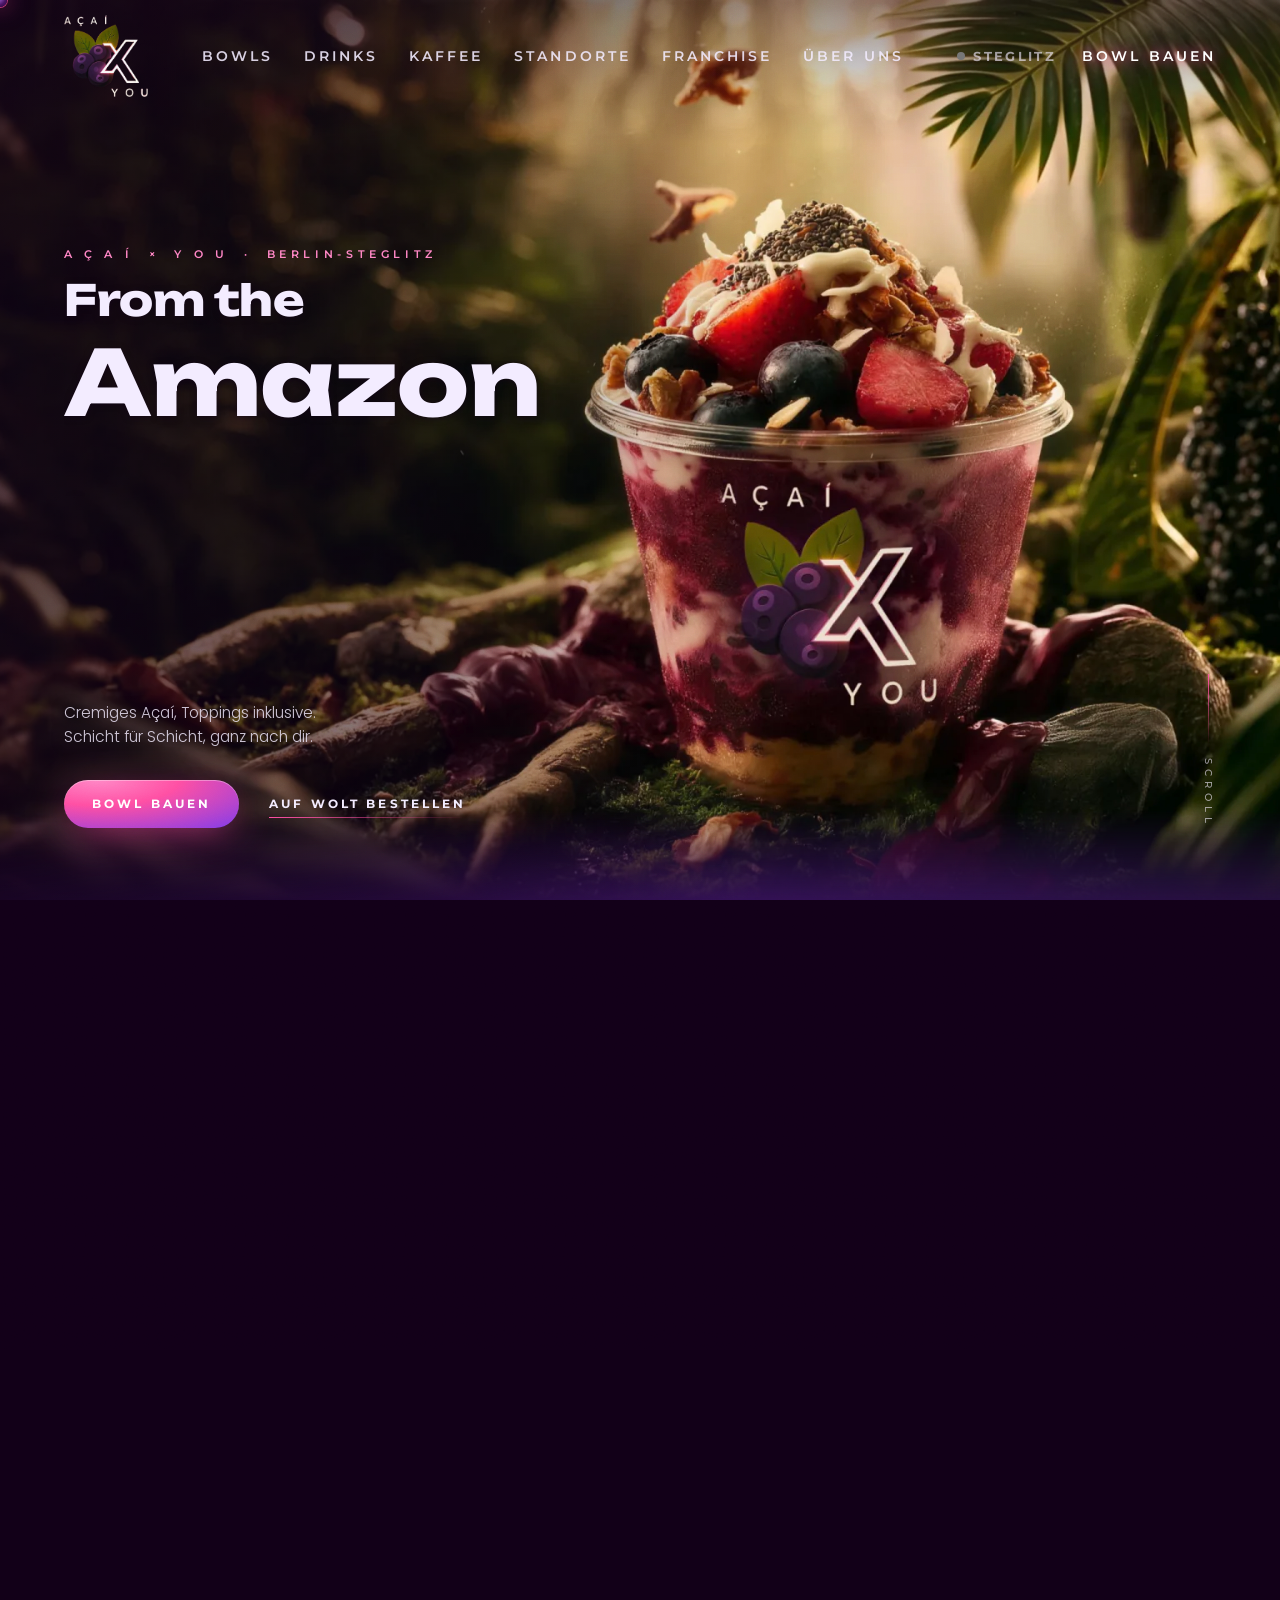
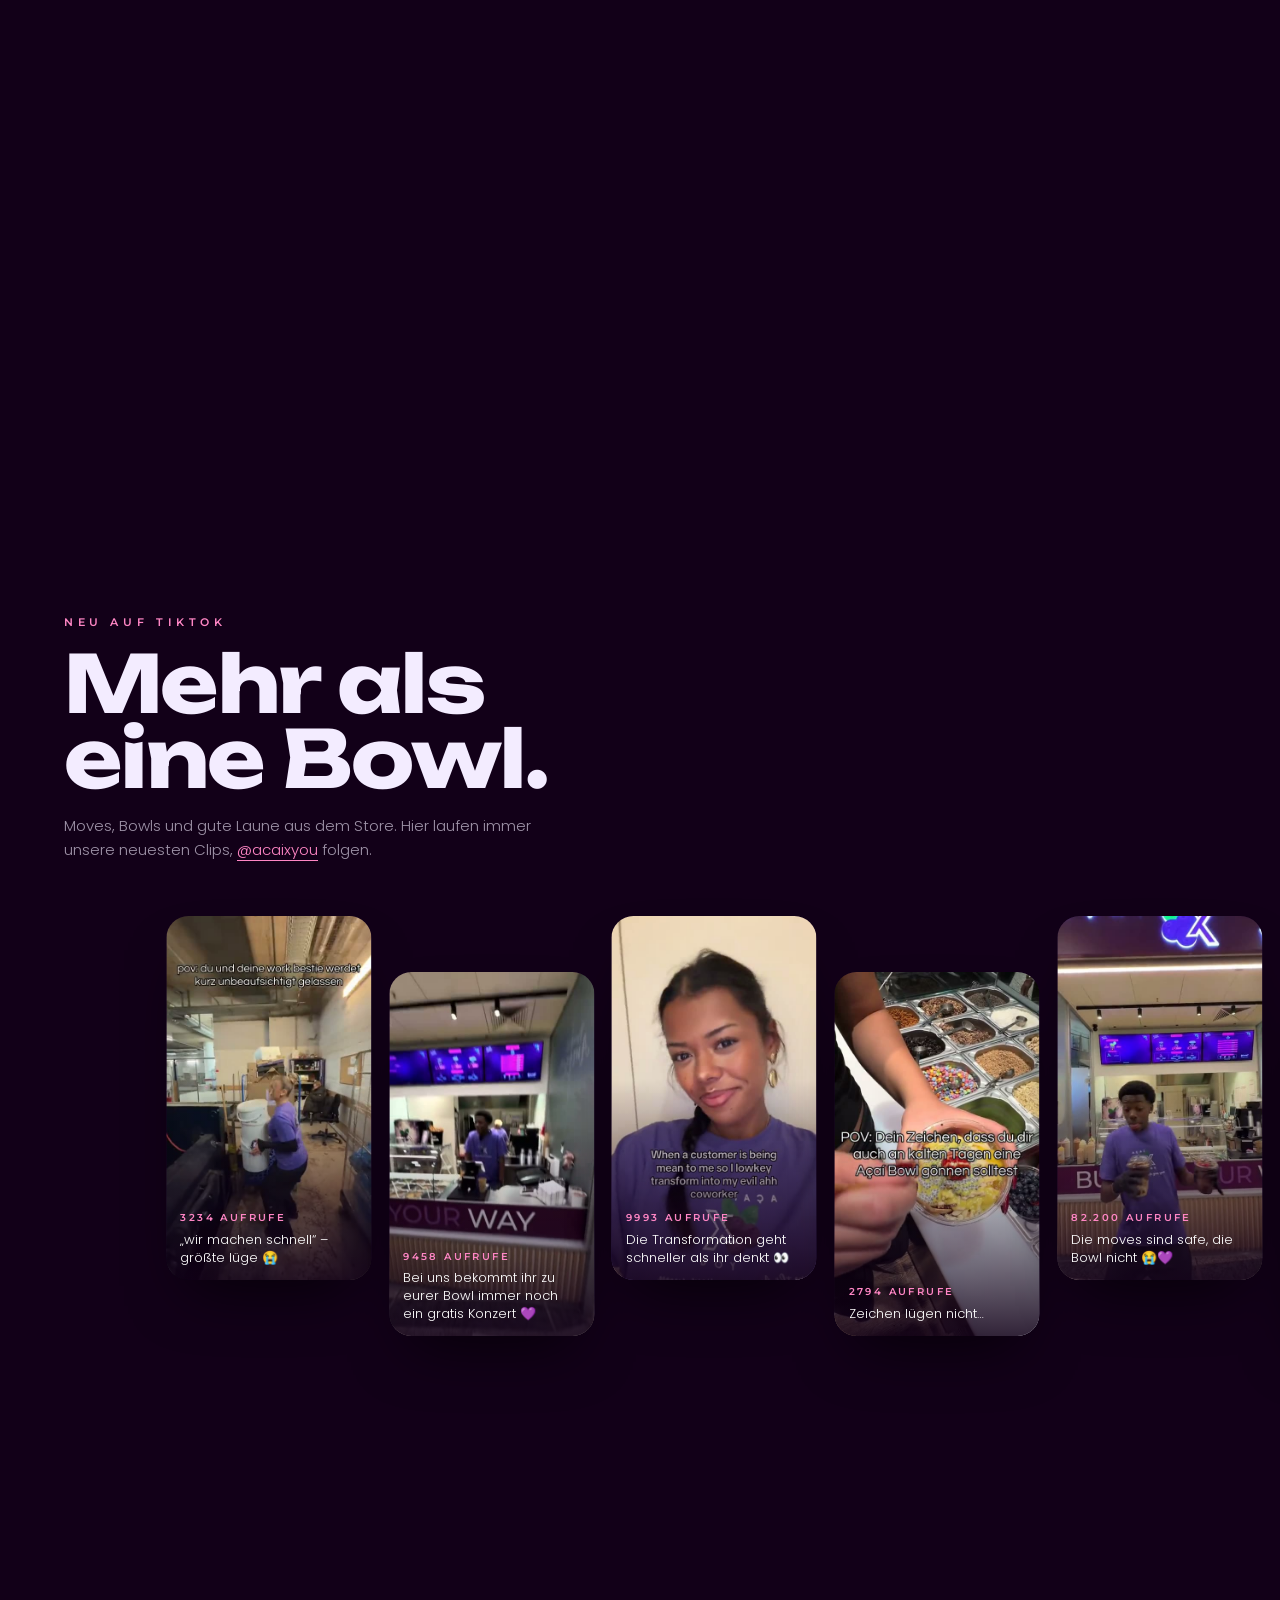
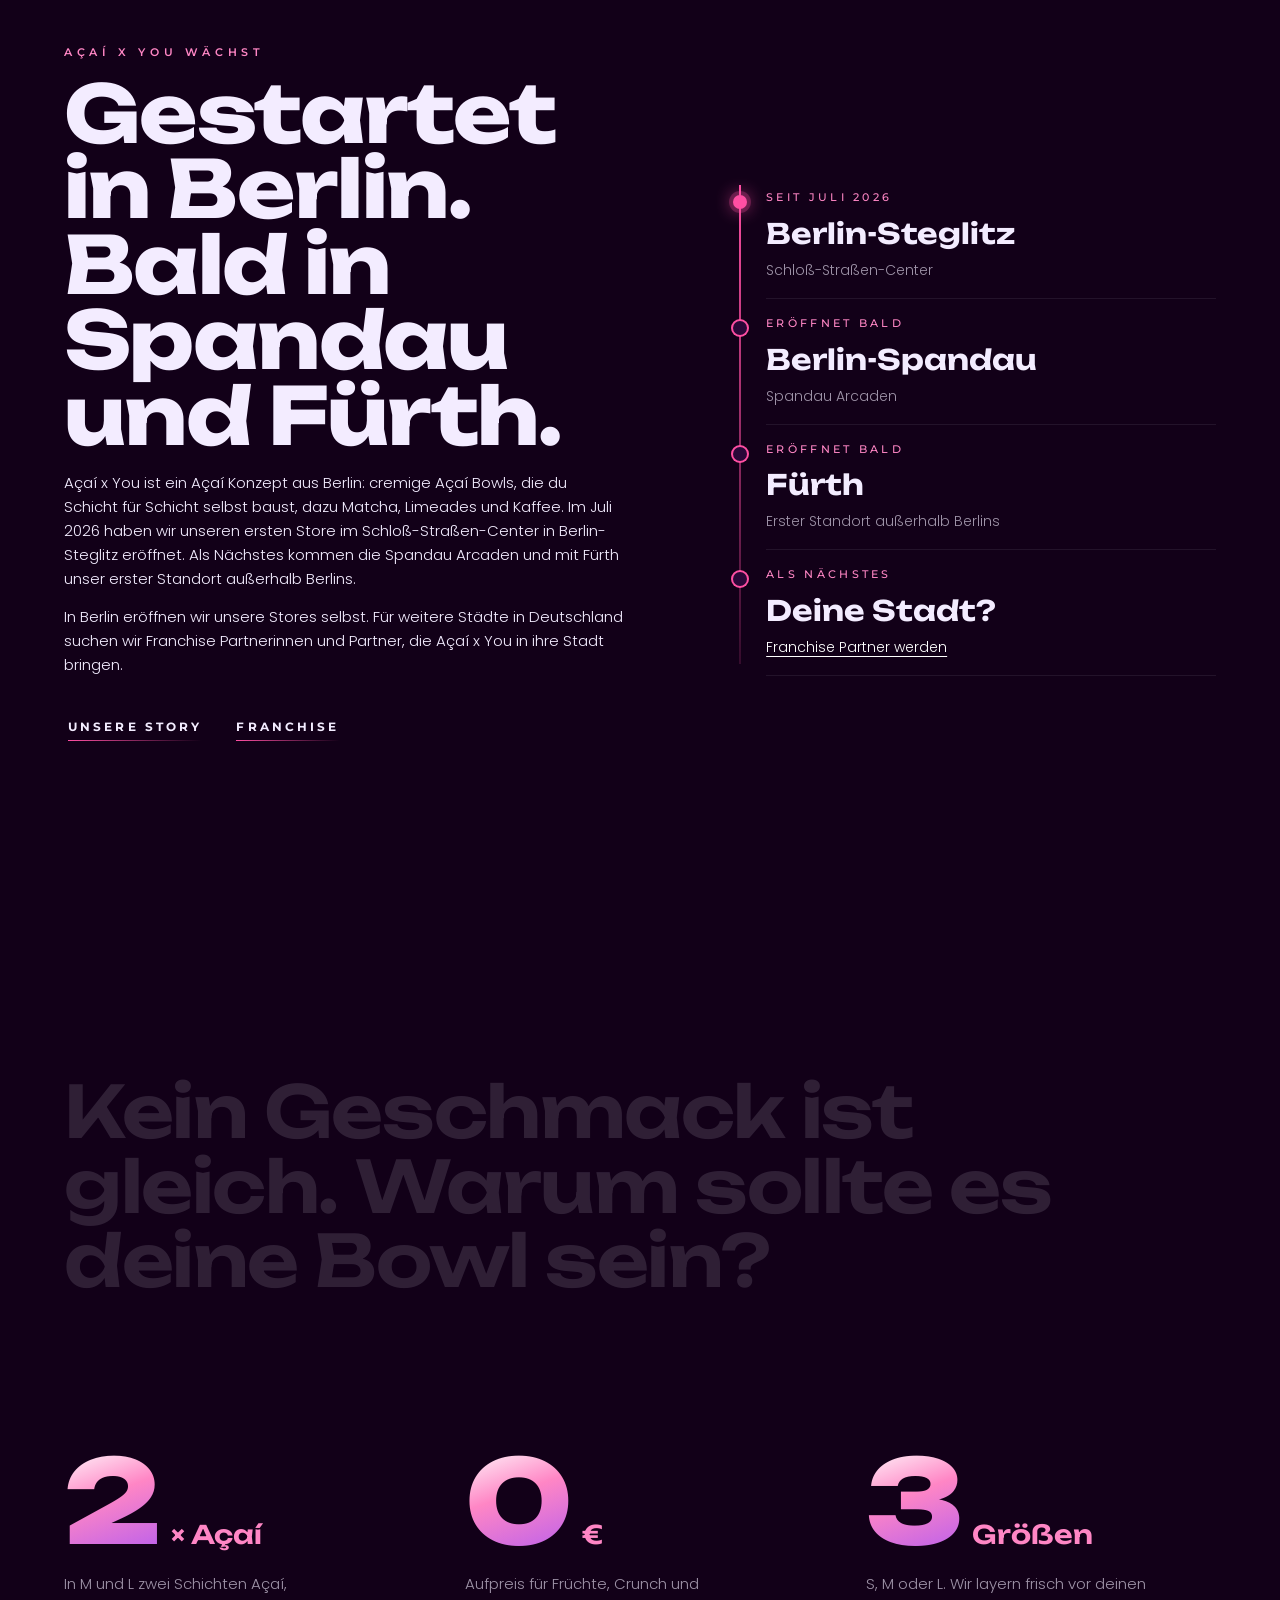
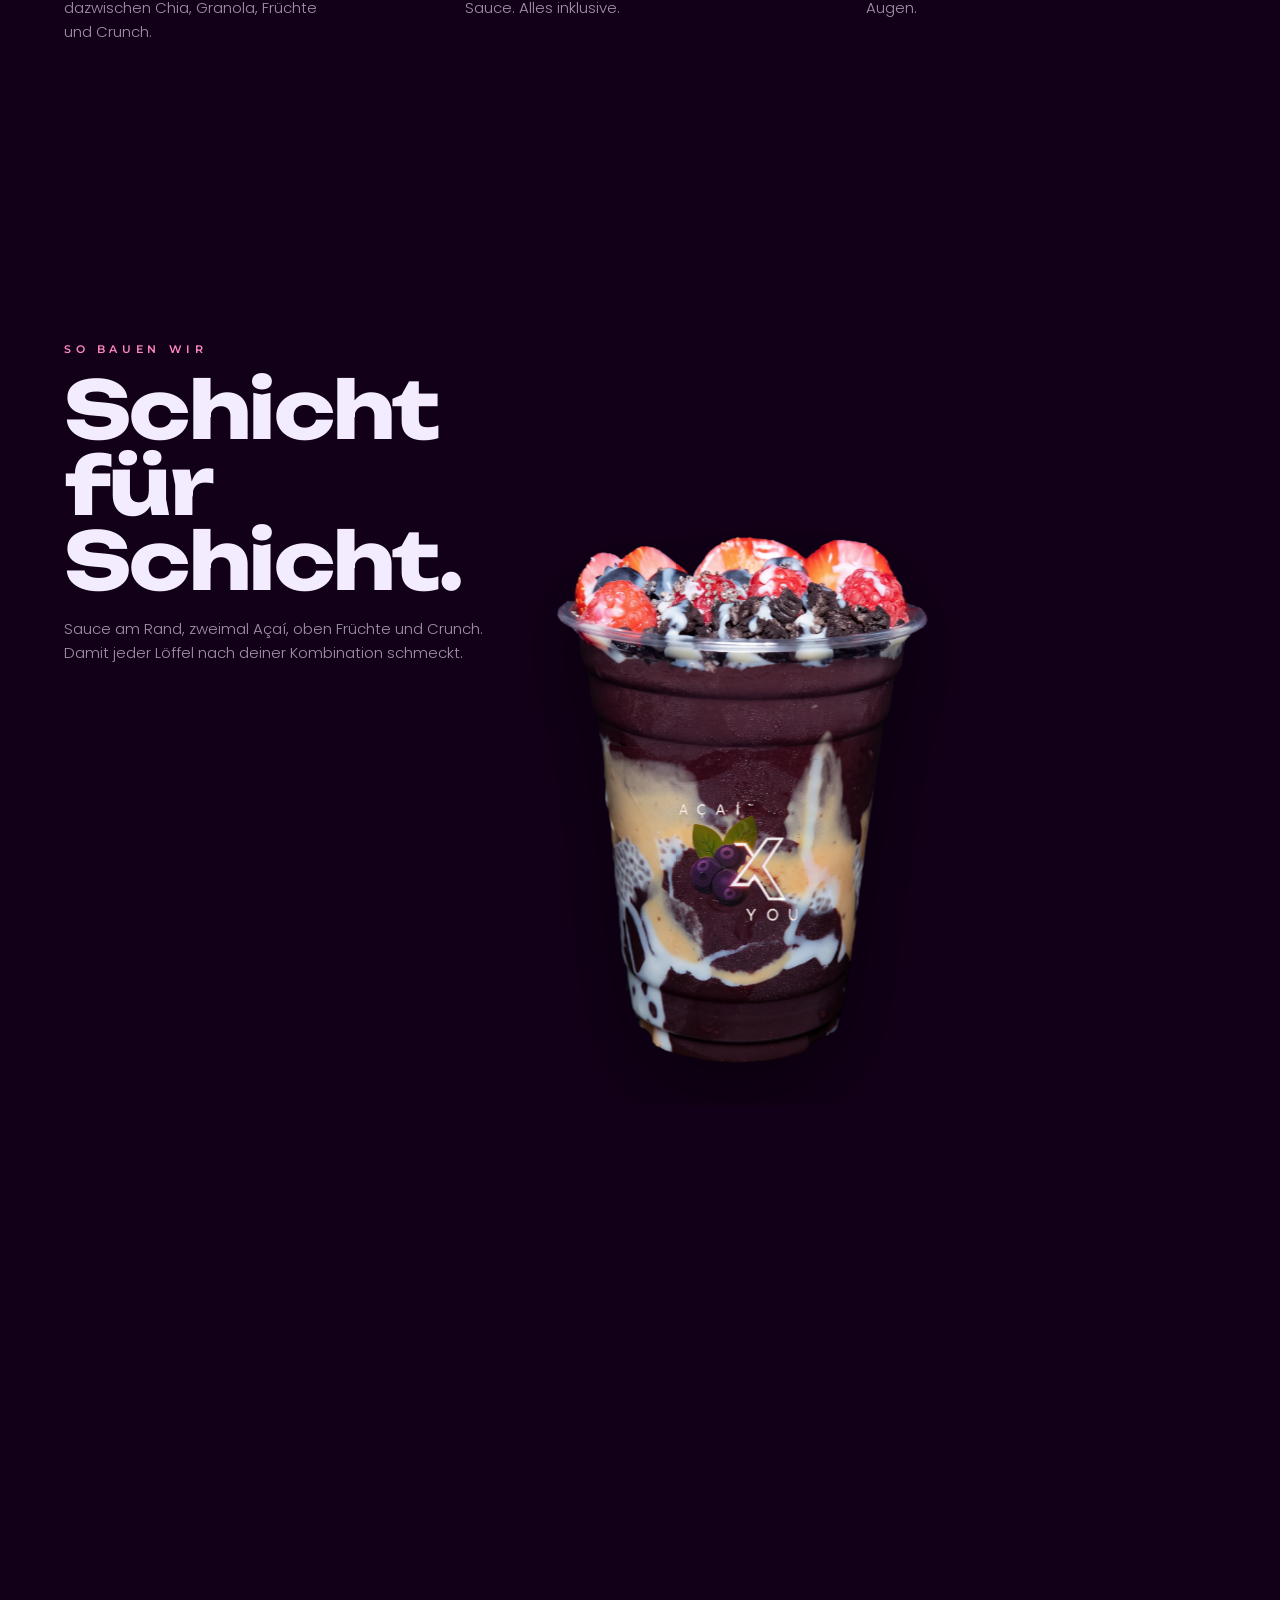
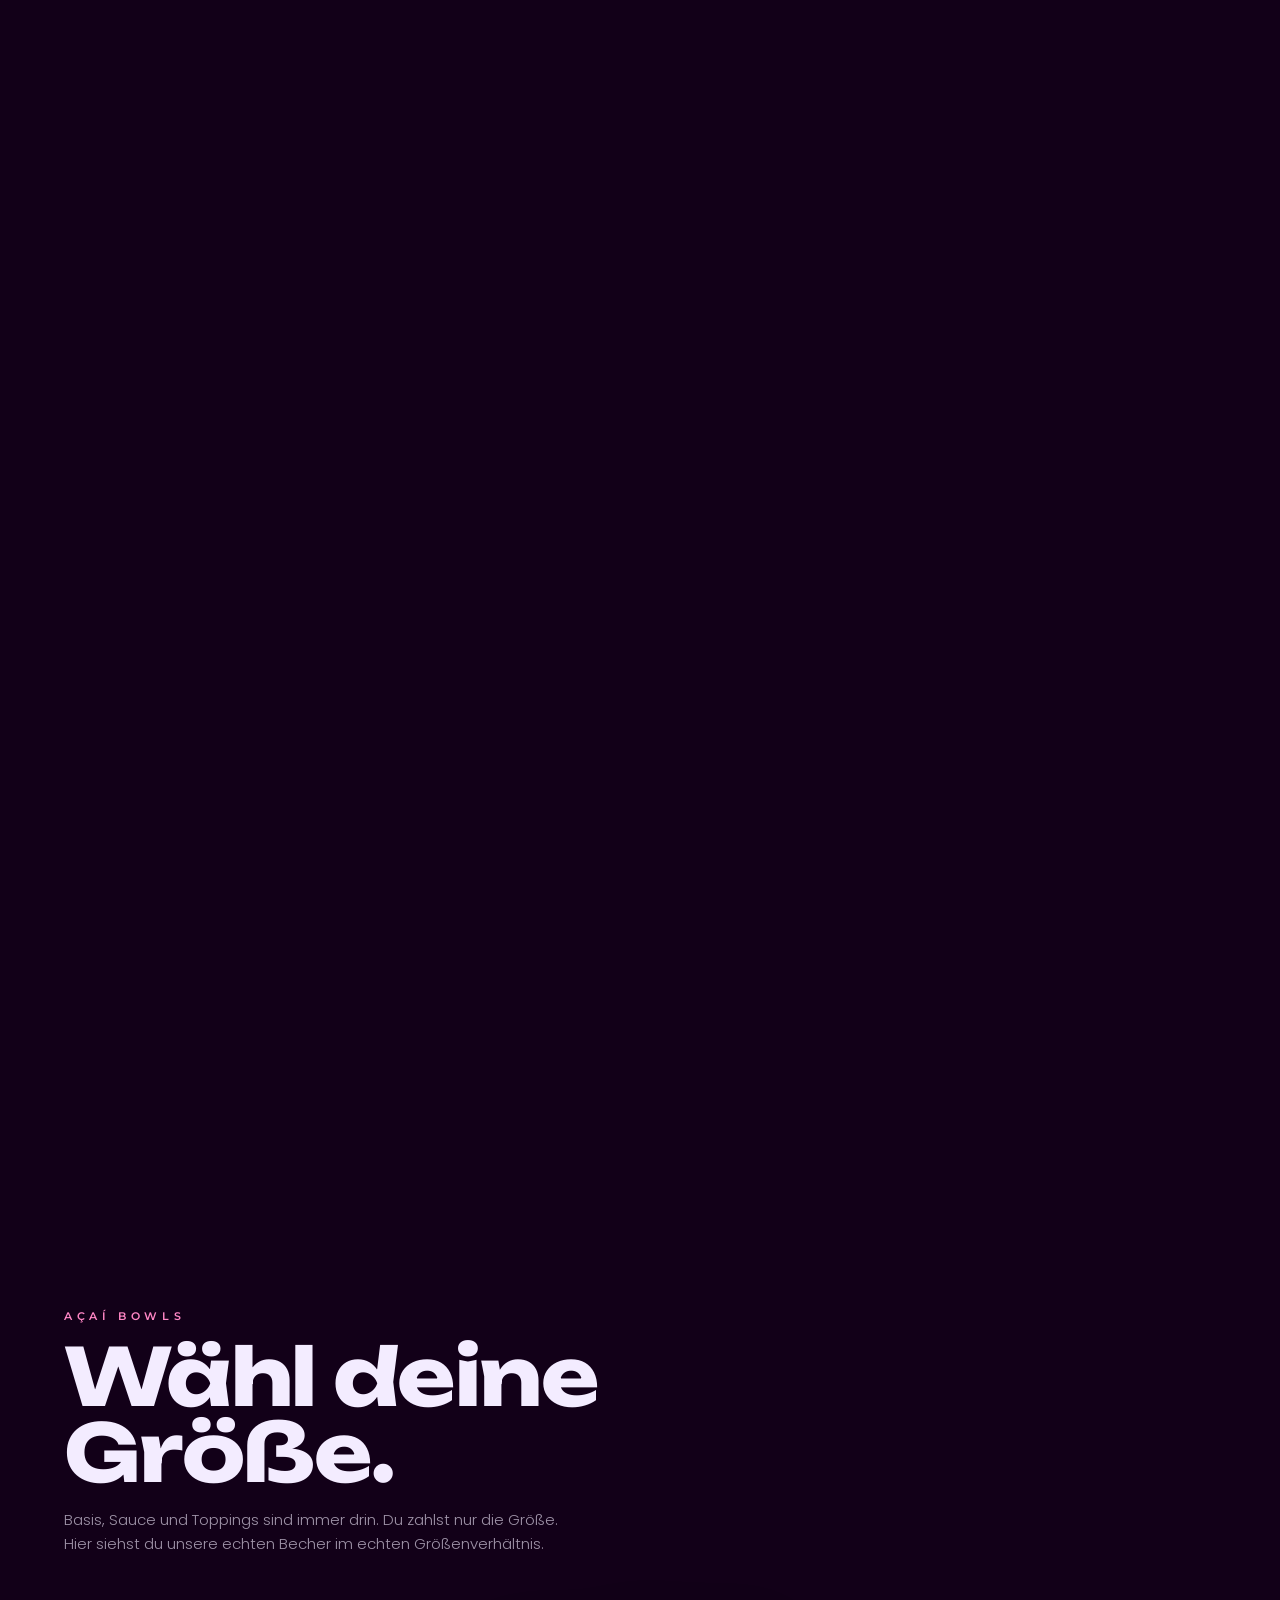
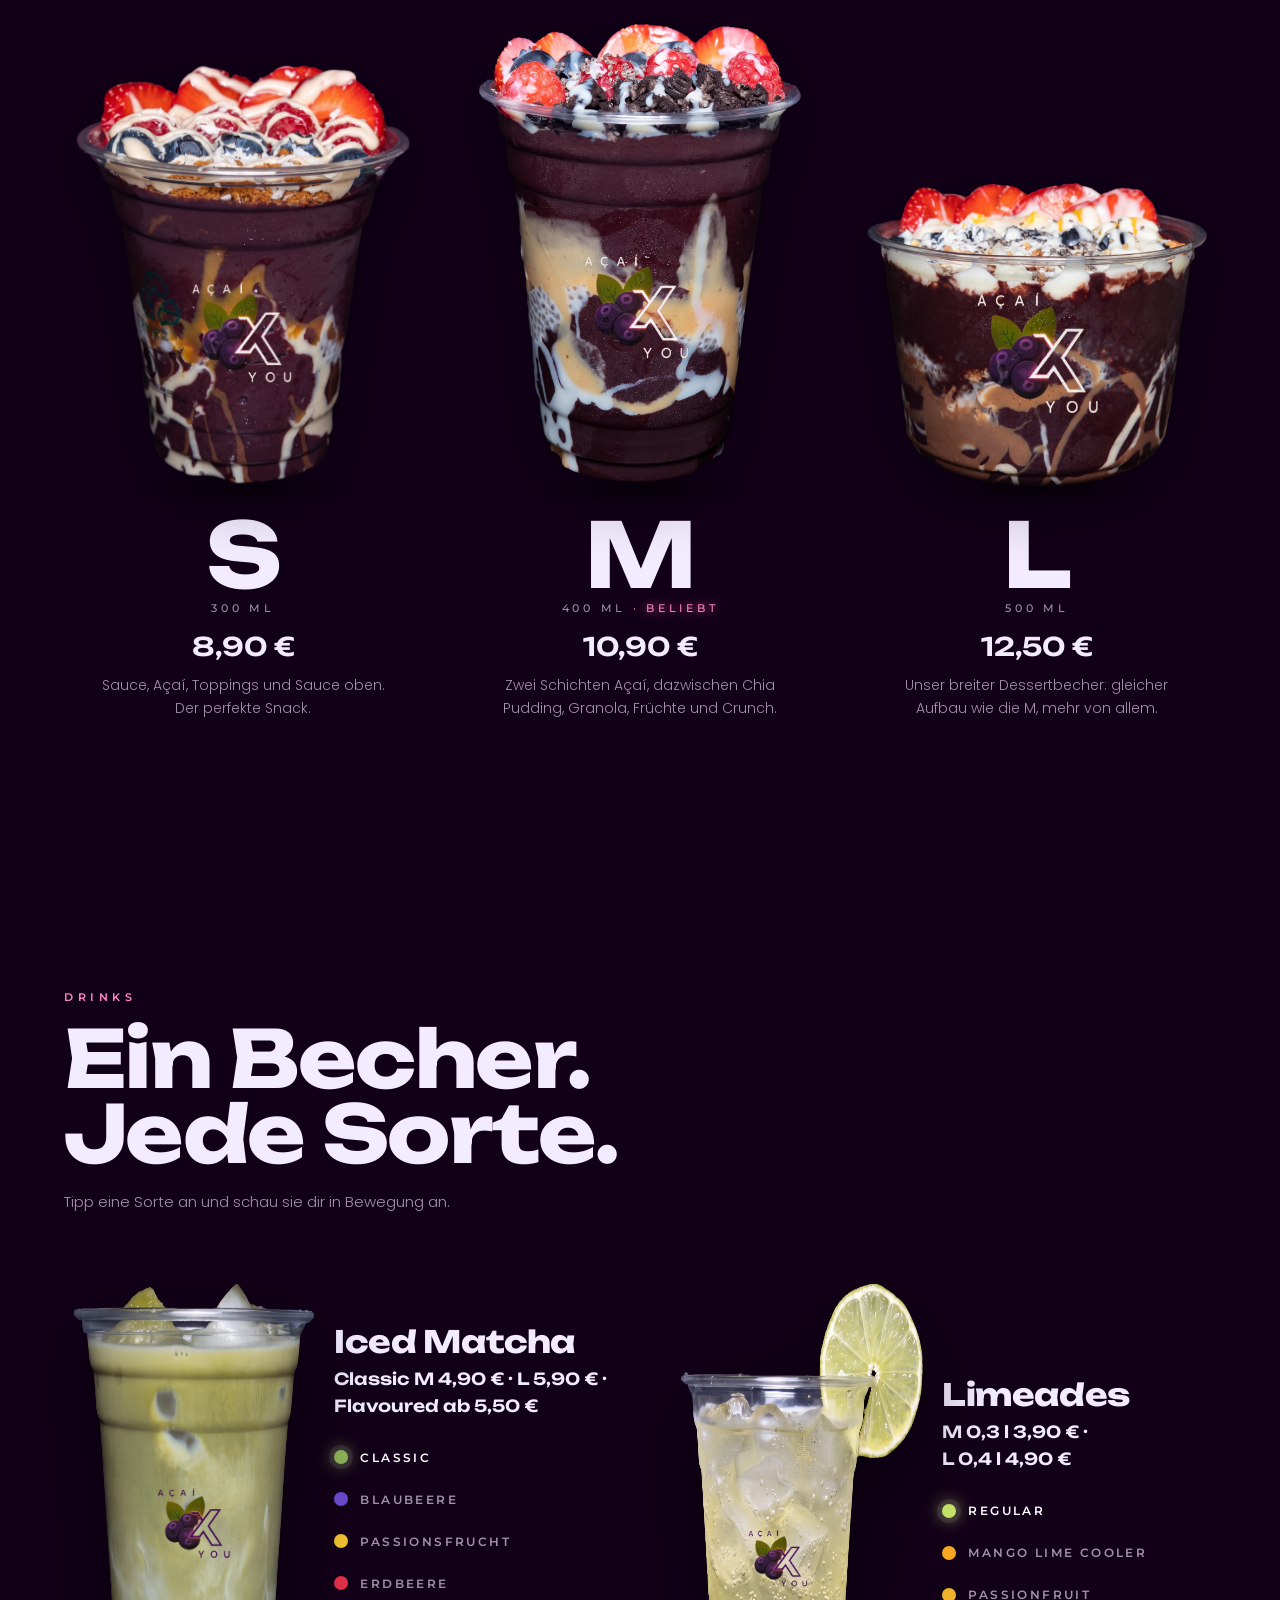
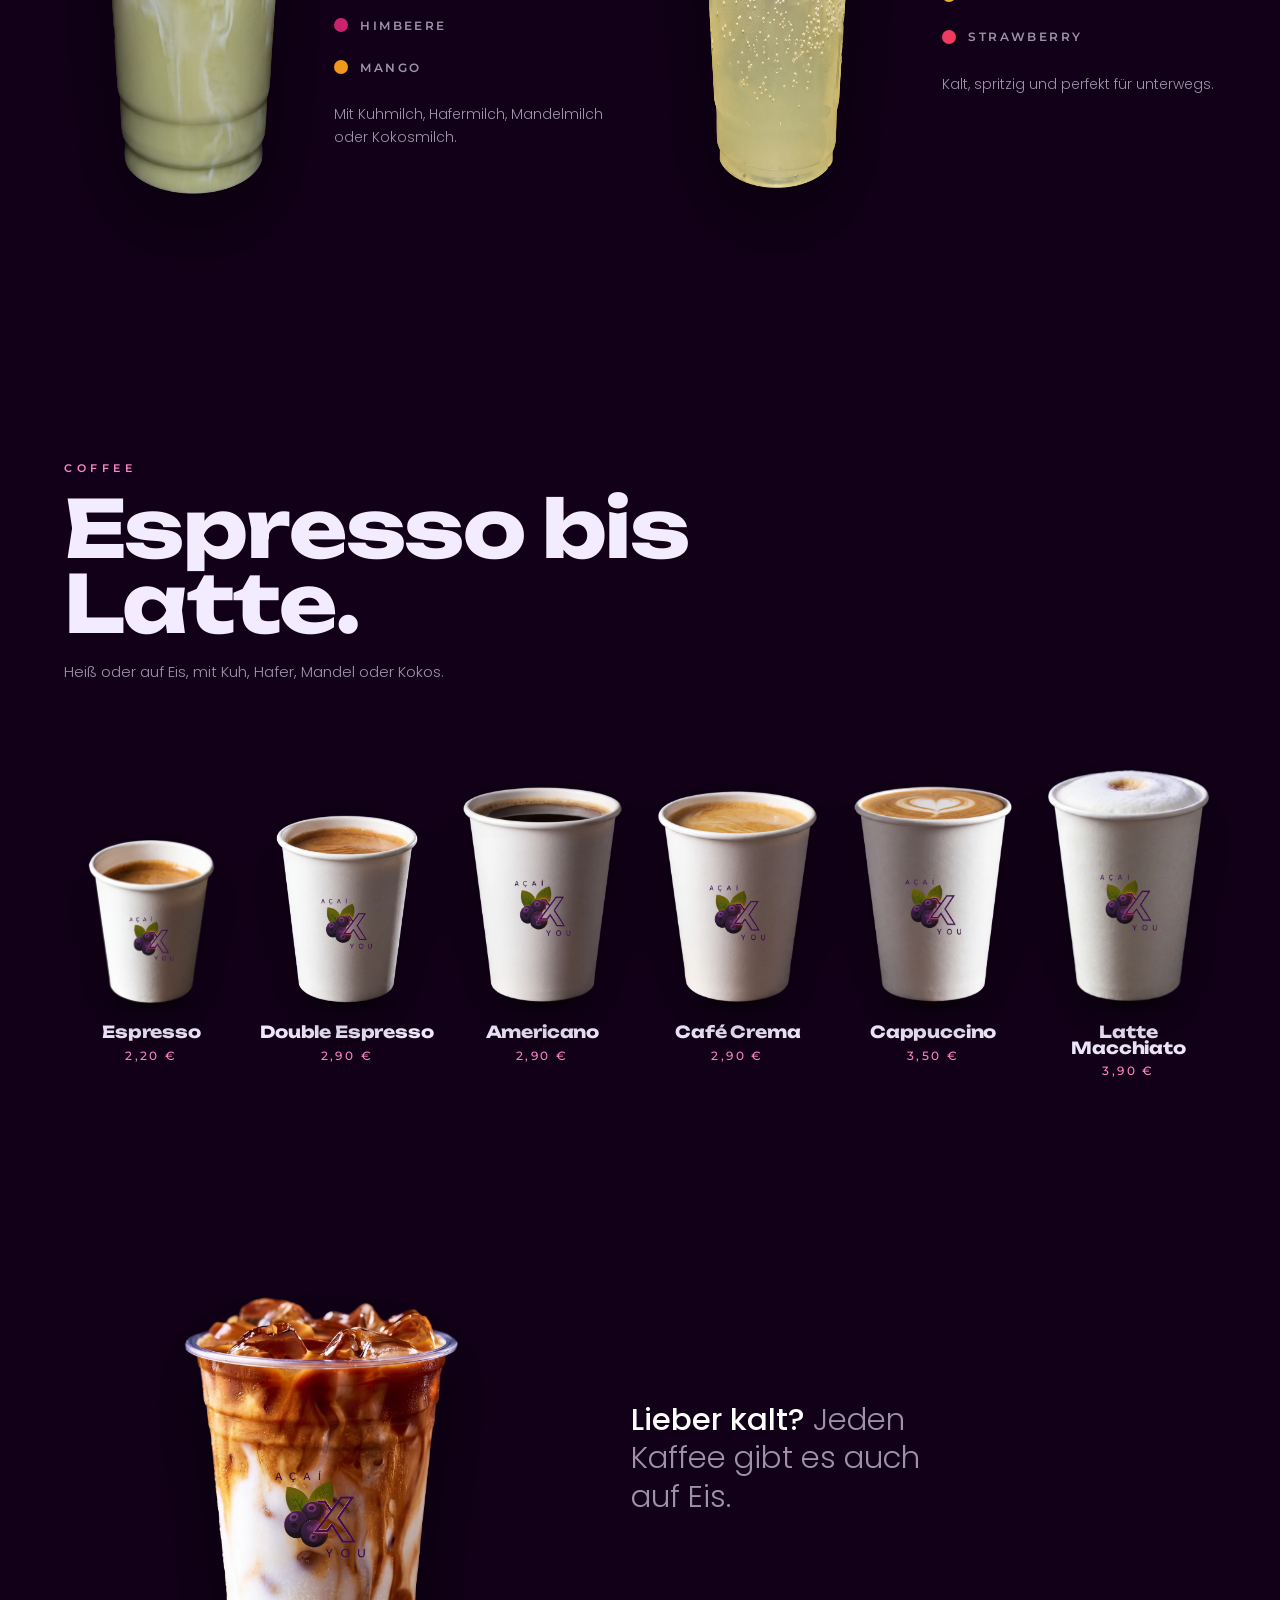
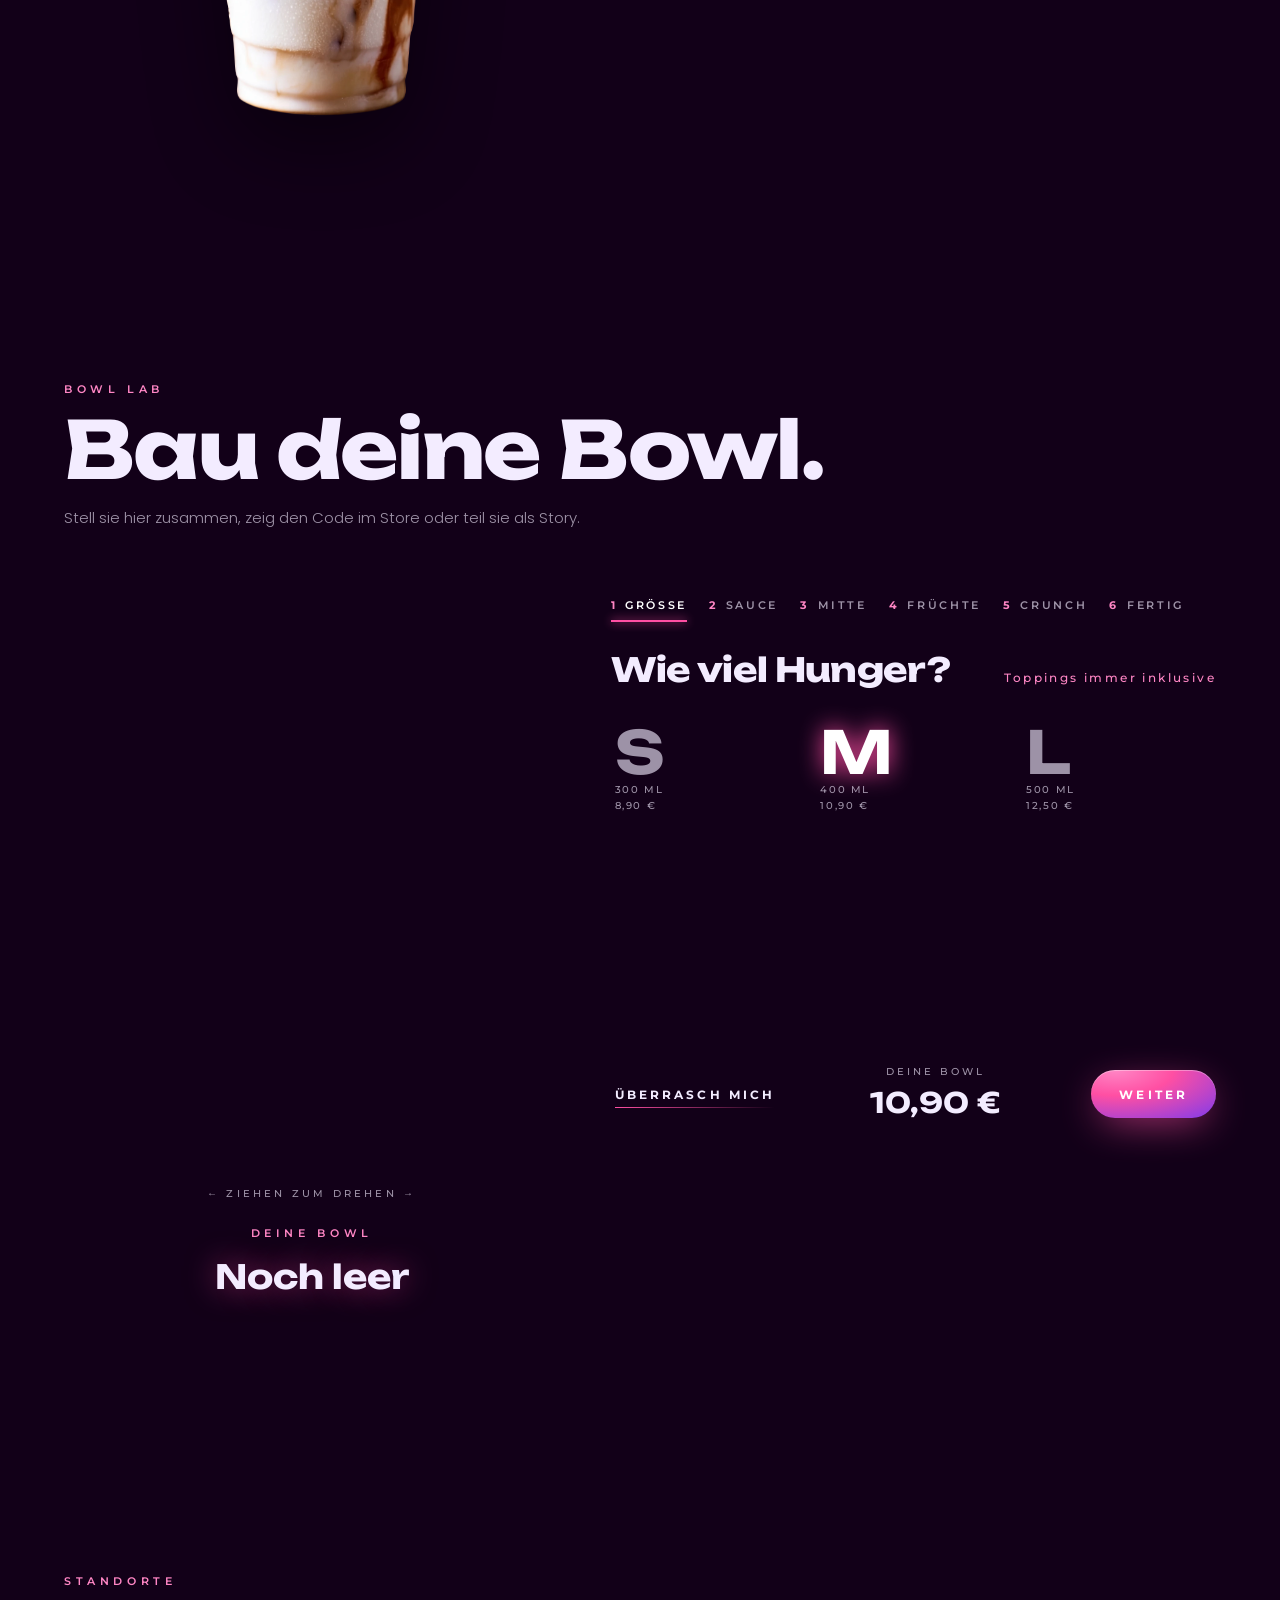
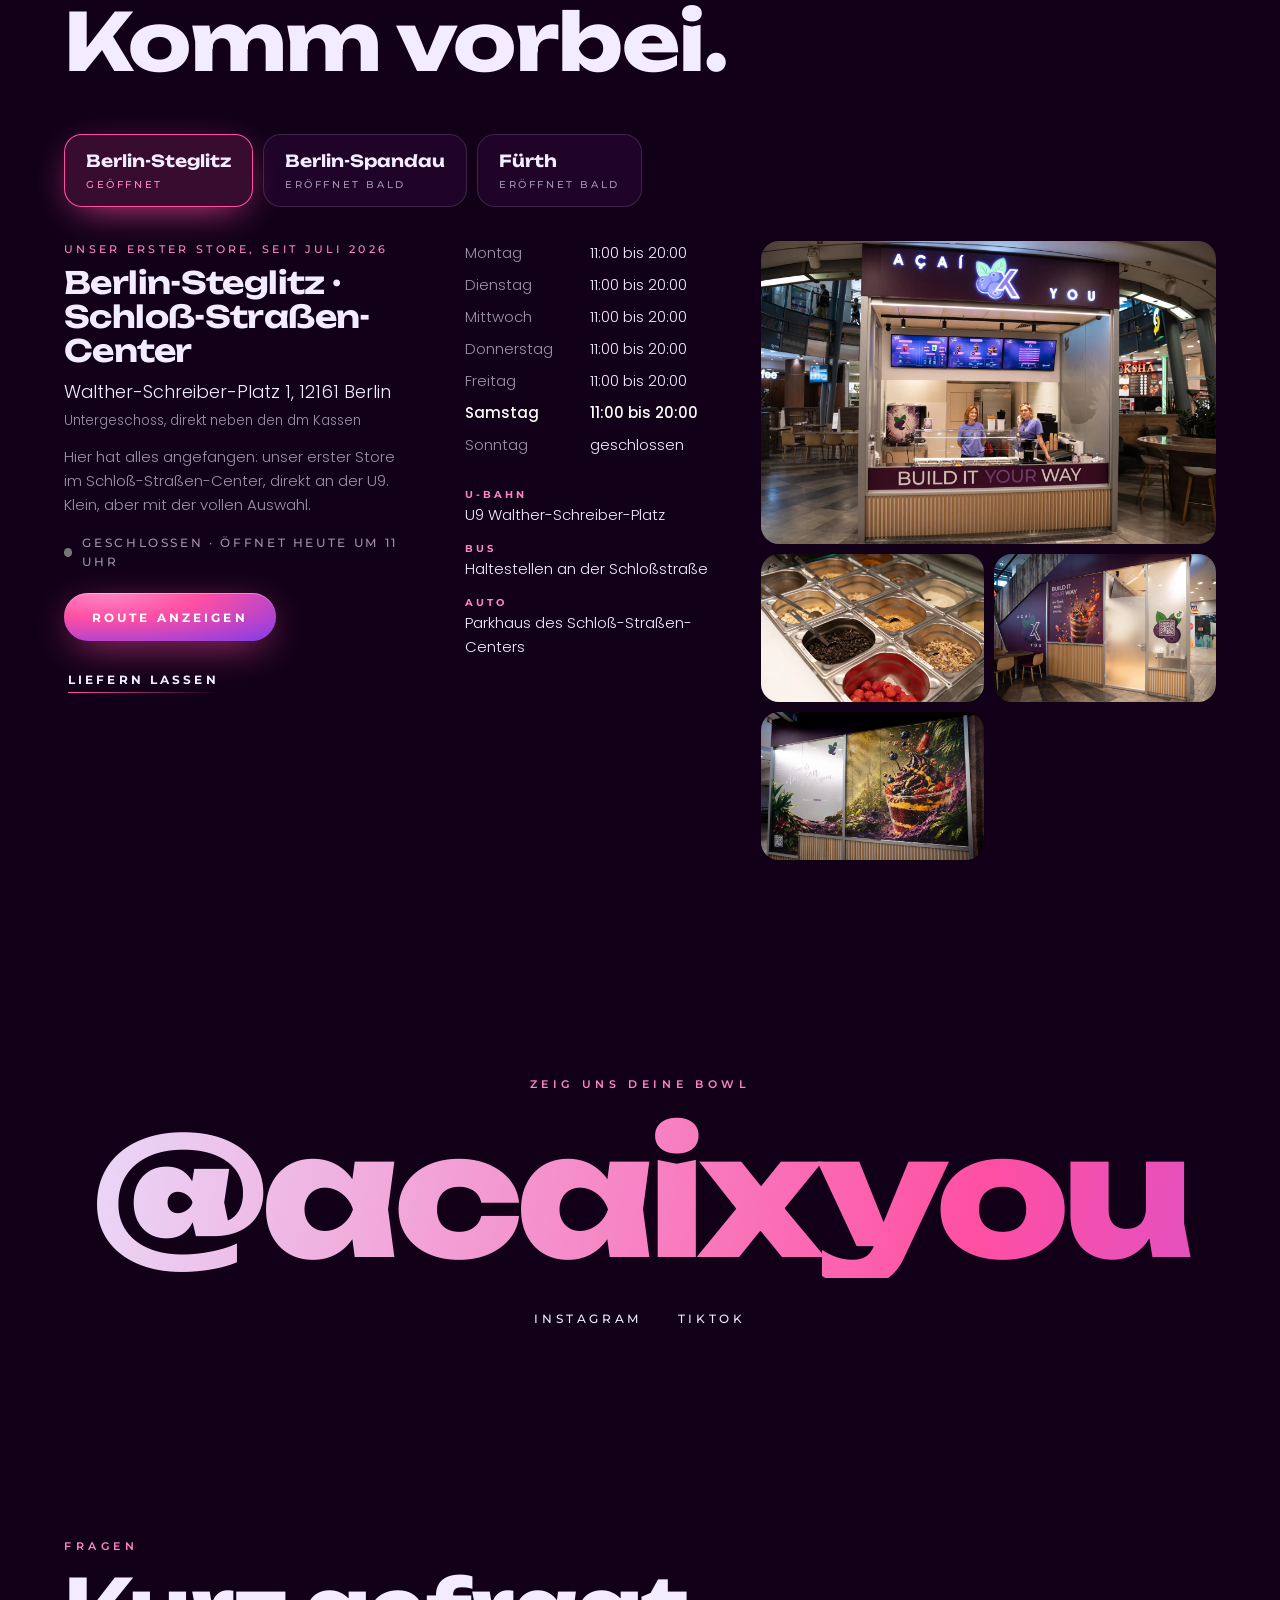
<file: index.html>
<!doctype html>
<html lang="de">
<head>
  <meta name="robots" content="noindex, nofollow">
  <meta charset="utf-8">
  <meta name="viewport" content="width=device-width, initial-scale=1, viewport-fit=cover">
  <title>Açaí x You · Açaí Bowls in Berlin, bald in Spandau und Fürth</title>
  <meta name="description" content="Açaí x You ist das Açaí Konzept aus Berlin: Açaí Bowls, die du Schicht für Schicht selbst baust, Toppings inklusive. Dazu Iced Matcha, Limeades und Kaffee. Store im Schloß-Straßen-Center Berlin-Steglitz, bald auch in Spandau und Fürth.">
  <meta name="theme-color" content="#120018">
  <meta property="og:title" content="Açaí x You · Build it YOUR way.">
  <meta property="og:description" content="Bau dir deine Açaí Bowl: Größe, Saucen, Früchte, Crunch. Açaí x You in Berlin-Steglitz, bald in Spandau und Fürth.">
  <script type="application/ld+json" id="ld"></script>
  <meta property="og:image" content="https://nadercbz.github.io/acai-x-you-website/assets/og.jpg">
  <link rel="icon" href="assets/icon.png">
  <link rel="preload" as="image" href="amazon/amazon-gross.webp" media="(min-width: 601px)">
  <link rel="preload" as="image" href="amazon/amazon-handy.webp" media="(max-width: 600px)">
  <script type="module" crossorigin src="./assets/main-p4G3dKld.js"></script>
  <link rel="modulepreload" crossorigin href="./assets/data-ihkDEiBD.js">
  <link rel="stylesheet" crossorigin href="./assets/data-mO9NrUJb.css">
</head>
<body>
  <div id="bg" aria-hidden="true"><canvas></canvas></div>
  <div class="korn" aria-hidden="true"></div>


  <header class="nav">
    <a class="nav-logo" href="#hero" aria-label="Açaí x You, nach oben"><img src="assets/logo.webp" alt="Açaí x You" width="64" height="64"></a>
    <nav class="nav-links" aria-label="Hauptmenü">
      <a href="#groessen">Bowls</a>
      <a href="#drinks">Drinks</a>
      <a href="#kaffee">Kaffee</a>
      <a href="#standort">Standorte</a>
      <a href="franchise.html">Franchise</a>
      <a href="ueber-uns.html">Über uns</a>
    </nav>
    <div class="nav-rechts">
      <span class="status" data-status><i></i><b>Steglitz</b></span>
      <a class="nav-cta" href="#lab">Bowl bauen</a>
      <button class="burger" aria-label="Menü öffnen" aria-expanded="false"><span></span><span></span></button>
    </div>
  </header>
  <div class="menu-mobil" hidden>
    <a href="#groessen">Bowls</a>
    <a href="#drinks">Drinks</a>
    <a href="#kaffee">Kaffee</a>
    <a href="#lab">Bowl Lab</a>
    <a href="#standort">Standorte</a>
    <a href="franchise.html">Franchise</a>
    <a href="ueber-uns.html">Über uns</a>
    <a class="wolt" data-wolt target="_blank" rel="noopener">Auf Wolt bestellen</a>
  </div>

  <main>
    <!-- 1 Hero -->
    <section id="hero" aria-label="From the Amazon to your spoon. Build it YOUR way.">
      <div class="amazon-buehne">
        <video class="amazon-video" data-amazon muted loop playsinline preload="auto" aria-hidden="true"></video>
        <div class="amazon-schleier" aria-hidden="true"></div>
        <div class="amazon-text">
          <p class="label">A Ç A Í &nbsp;×&nbsp; Y O U &nbsp;·&nbsp; Berlin-Steglitz</p>
          <h1>
            <span class="az-reihe az-klein"><span class="az-zeile az-anfang">From the</span></span>
            <span class="az-reihe az-gross"><span class="az-zeile" data-buchstaben>Amazon</span></span>
            <span class="az-reihe az-klein"><span class="az-zeile az-ende">to your spoon.</span></span>
          </h1>
          <p class="az-claim">Build it <em data-t="YOUR">YOUR</em> way.</p>
        </div>
        <div class="amazon-aktion">
          <p class="hero-unter">Cremiges Açaí, Toppings inklusive.<br>Schicht für Schicht, ganz nach dir.</p>
          <div class="knoepfe">
            <a class="knopf knopf-voll magnet" href="#lab">Bowl bauen</a>
            <a class="knopf magnet" data-wolt target="_blank" rel="noopener">Auf Wolt bestellen</a>
          </div>
        </div>
        <div class="scroll-hinweis" aria-hidden="true"><span></span>Scroll</div>
      </div>
    </section>

    <!-- 1b Lifestyle: die neuesten TikToks (tools/tiktok_holen.py), laufen stumm auf der Seite, Klick öffnet TikTok -->
    <section id="tiktok" class="ebene-vorn" aria-label="Neu auf TikTok">
      <div class="kopf tt-kopf">
        <p class="label">Neu auf TikTok</p>
        <h2>Mehr als eine Bowl.</h2>
        <p>Moves, Bowls und gute Laune aus dem Store. Hier laufen immer unsere neuesten Clips, <a class="tt-profil" data-tiktok target="_blank" rel="noopener">@acaixyou</a> folgen.</p>
      </div>
      <div class="tt-reihe"></div>
    </section>

    <!-- 1c Wachstum: Konzept, Expansion, Standorte (auch für die Suche: Açaí Berlin, Açaí Deutschland) -->
    <section id="wachstum" class="ebene-vorn">
      <div class="wachstum">
        <div class="kopf">
          <p class="label">Açaí x You wächst</p>
          <h2>Gestartet in Berlin. Bald in Spandau und Fürth.</h2>
          <p>Açaí x You ist ein Açaí Konzept aus Berlin: cremige Açaí Bowls, die du Schicht für Schicht selbst baust, dazu Matcha, Limeades und Kaffee. Im Juli 2026 haben wir unseren ersten Store im Schloß-Straßen-Center in Berlin-Steglitz eröffnet. Als Nächstes kommen die Spandau Arcaden und mit Fürth unser erster Standort außerhalb Berlins.</p>
          <p>In Berlin eröffnen wir unsere Stores selbst. Für weitere Städte in Deutschland suchen wir Franchise Partnerinnen und Partner, die Açaí x You in ihre Stadt bringen.</p>
          <div class="knoepfe">
            <a class="knopf magnet" href="ueber-uns.html">Unsere Story</a>
            <a class="knopf magnet" href="franchise.html">Franchise</a>
          </div>
        </div>
        <ol class="wachstum-weg"></ol>
      </div>
    </section>

    <!-- 2 Manifest -->
    <section id="manifest" class="ebene-vorn">
      <p class="manifest-text" data-woerter>Kein Geschmack ist gleich. Warum sollte es deine Bowl sein?</p>
      <div class="versprechen">
        <div><b data-zahl="2">0</b><span>× Açaí</span><p>In M und L zwei Schichten Açaí, dazwischen Chia, Granola, Früchte und Crunch.</p></div>
        <div><b data-zahl="0">0</b><span>€</span><p>Aufpreis für Früchte, Crunch und Sauce. Alles inklusive.</p></div>
        <div><b data-zahl="3">0</b><span>Größen</span><p>S, M oder L. Wir layern frisch vor deinen Augen.</p></div>
      </div>
    </section>

    <!-- 3 Schichten -->
    <section id="schichten">
      <div class="schichten-buehne">
        <div class="schichten-kopf ebene-vorn">
          <p class="label">So bauen wir</p>
          <h2>Schicht für Schicht.</h2>
          <p>Sauce am Rand, zweimal Açaí, oben Früchte und Crunch. Damit jeder Löffel nach deiner Kombination schmeckt.</p>
        </div>
        <div class="schichten-becher">
          <img src="assets/becher_sticker/echt-bowl-m.webp" alt="Echte Açaí x You Bowl M: Sauce am Becherrand, Açaí, Chia Pudding und Granola, wieder Açaí, Früchte und Crunch, Sauce oben">
          <div class="schichten-glanz" aria-hidden="true"></div>
          <div class="schichten-zutaten" aria-hidden="true"></div>
          <ol class="schichten-labels"></ol>
        </div>
      </div>
    </section>

    <!-- 4 Größen -->
    <section id="groessen" class="ebene-vorn">
      <div class="kopf">
        <p class="label">Açaí Bowls</p>
        <h2>Wähl deine Größe.</h2>
        <p>Basis, Sauce und Toppings sind immer drin. Du zahlst nur die Größe. Hier siehst du unsere echten Becher im echten Größenverhältnis.</p>
      </div>
      <div class="groessen-reihe"></div>
    </section>

    <!-- 6 Drinks -->
    <section id="drinks" class="ebene-vorn">
      <div class="kopf">
        <p class="label">Drinks</p>
        <h2>Ein Becher. Jede Sorte.</h2>
        <p>Tipp eine Sorte an und schau sie dir in Bewegung an.</p>
      </div>
      <div class="drink-reihe">
        <article class="drink" data-drink="matcha">
          <div class="drink-becher" data-cup="matcha-classic-iced"></div>
          <div class="drink-info">
            <h3>Iced Matcha</h3>
            <p class="drink-preis"></p>
            <div class="sorten" role="radiogroup" aria-label="Matcha Sorte"></div>
            <p class="drink-milch"></p>
          </div>
        </article>
        <article class="drink" data-drink="limeade">
          <div class="drink-becher" data-cup="limeade-regular"></div>
          <div class="drink-info">
            <h3>Limeades</h3>
            <p class="drink-preis"></p>
            <div class="sorten" role="radiogroup" aria-label="Limeade Sorte"></div>
            <p class="drink-milch">Kalt, spritzig und perfekt für unterwegs.</p>
          </div>
        </article>
      </div>
    </section>

    <!-- 7 Kaffee -->
    <section id="kaffee" class="ebene-vorn">
      <div class="kopf">
        <p class="label">Coffee</p>
        <h2>Espresso bis Latte.</h2>
        <p>Heiß oder auf Eis, mit Kuh, Hafer, Mandel oder Kokos.</p>
      </div>
      <div class="kaffee-reihe"></div>
      <div class="eis-hinweis">
        <div class="eis-becher" data-cup="kaffee-auf-eis"></div>
        <p><b>Lieber kalt?</b> Jeden Kaffee gibt es auch auf Eis.</p>
      </div>
    </section>

    <!-- 8 Bowl Lab -->
    <section id="lab" class="ebene-vorn">
      <div class="kopf">
        <p class="label">Bowl Lab</p>
        <h2>Bau deine Bowl.</h2>
        <p>Stell sie hier zusammen, zeig den Code im Store oder teil sie als Story.</p>
      </div>
      <div class="lab">
        <div class="lab-buehne">
          <div class="lab-becher" data-lab tabindex="0" aria-label="Deine Bowl, zum Drehen ziehen"></div>
          <p class="lab-dreh" aria-hidden="true">← ziehen zum Drehen →</p>
          <div class="lab-name"><span class="label">Deine Bowl</span><strong data-name>Berry Crunch Royale</strong></div>
        </div>
        <div class="lab-steuer">
          <ol class="lab-schritte" role="tablist"></ol>
          <div class="lab-panel" role="tabpanel"></div>
          <div class="lab-fuss">
            <button class="knopf" data-zufall>Überrasch mich</button>
            <div class="lab-preis"><span>Deine Bowl</span><b data-preis>10,90 €</b></div>
            <button class="knopf knopf-voll" data-weiter>Weiter</button>
          </div>
        </div>
      </div>
    </section>

    <!-- 9 Standorte: Auswahl aus STANDORTE (src/data.ts), Infos und Bilder je Store -->
    <section id="standort" class="ebene-vorn">
      <div class="kopf">
        <p class="label">Standorte</p>
        <h2>Komm vorbei.</h2>
      </div>
      <div class="standort-wahl" role="tablist" aria-label="Standort wählen"></div>
      <div class="standort" role="tabpanel">
        <div class="standort-info">
          <p class="standort-status"></p>
          <h3 class="standort-name"></h3>
          <p class="adresse"></p>
          <p class="standort-text"></p>
          <p class="live" data-live></p>
          <div class="knoepfe">
            <a class="knopf knopf-voll magnet" data-route target="_blank" rel="noopener">Route anzeigen</a>
            <a class="knopf magnet" data-wolt target="_blank" rel="noopener">Liefern lassen</a>
          </div>
        </div>
        <div class="standort-daten">
          <div class="zeiten"></div>
          <ul class="anfahrt"></ul>
        </div>
        <div class="standort-bilder"></div>
      </div>
    </section>

    <!-- 10 Social -->
    <section id="social" class="ebene-vorn">
      <p class="label">Zeig uns deine Bowl</p>
      <a class="social-gross" data-insta target="_blank" rel="noopener">@acaixyou</a>
      <div class="social-links">
        <a data-insta target="_blank" rel="noopener">Instagram</a>
        <a data-tiktok target="_blank" rel="noopener">TikTok</a>
      </div>
    </section>

    <!-- 11 FAQ -->
    <section id="faq" class="ebene-vorn">
      <div class="kopf"><p class="label">Fragen</p><h2>Kurz gefragt.</h2></div>
      <div class="faq-liste"></div>
    </section>
  </main>

  <footer class="fuss ebene-vorn">
    <img src="assets/logo.webp" alt="Açaí x You" width="120" height="120">
    <p class="fuss-claim">Build it YOUR way.</p>
    <nav class="fuss-links" aria-label="Rechtliches">
      <a data-impressum>Impressum</a>
      <a data-datenschutz>Datenschutz</a>
      <a href="ueber-uns.html">Über uns</a>
      <a href="franchise.html">Franchise</a>
      <a href="#faq">Allergene</a>
      <a data-mail>Kontakt</a>
    </nav>
    <p class="fuss-klein">© 2026 Açaí x Waffles UG (haftungsbeschränkt)</p>
  </footer>

  <div class="lab-overlay" hidden></div>
  <div class="cursor" aria-hidden="true"></div>
</body>
</html>
</file>
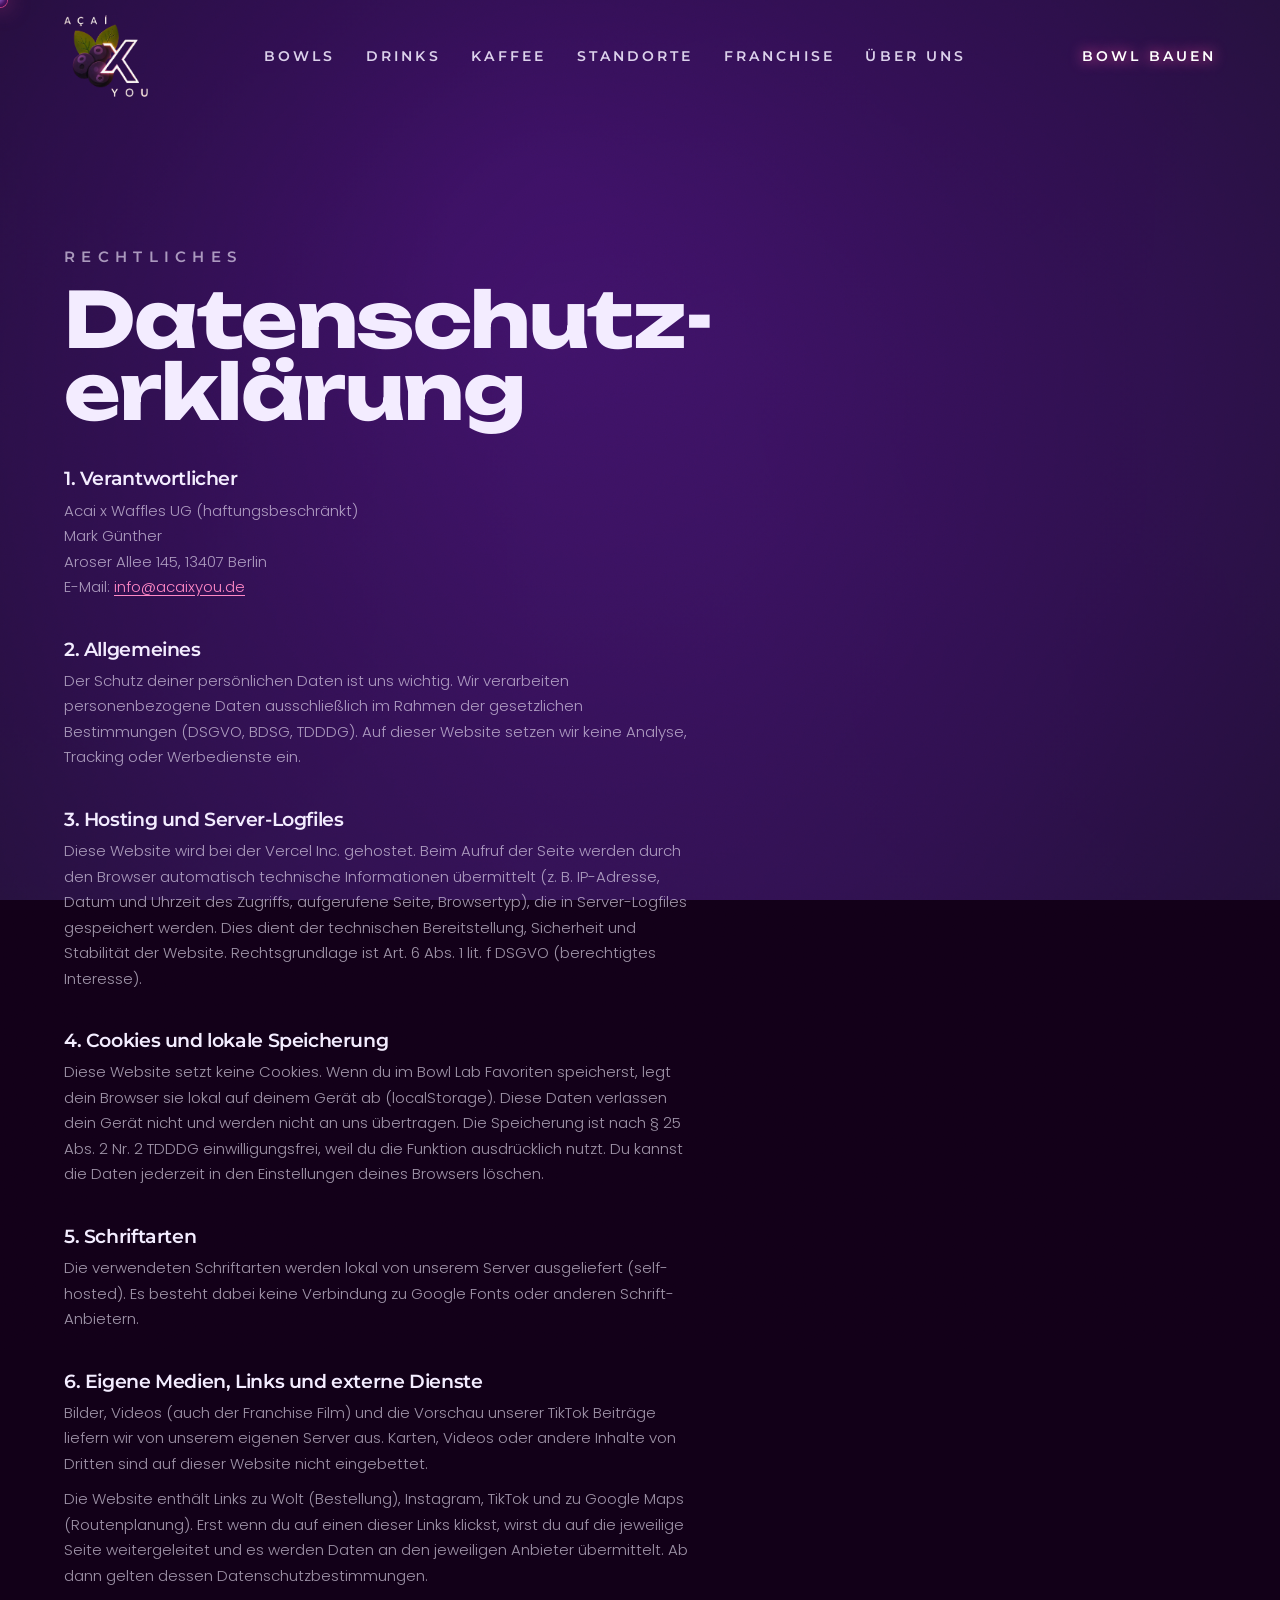
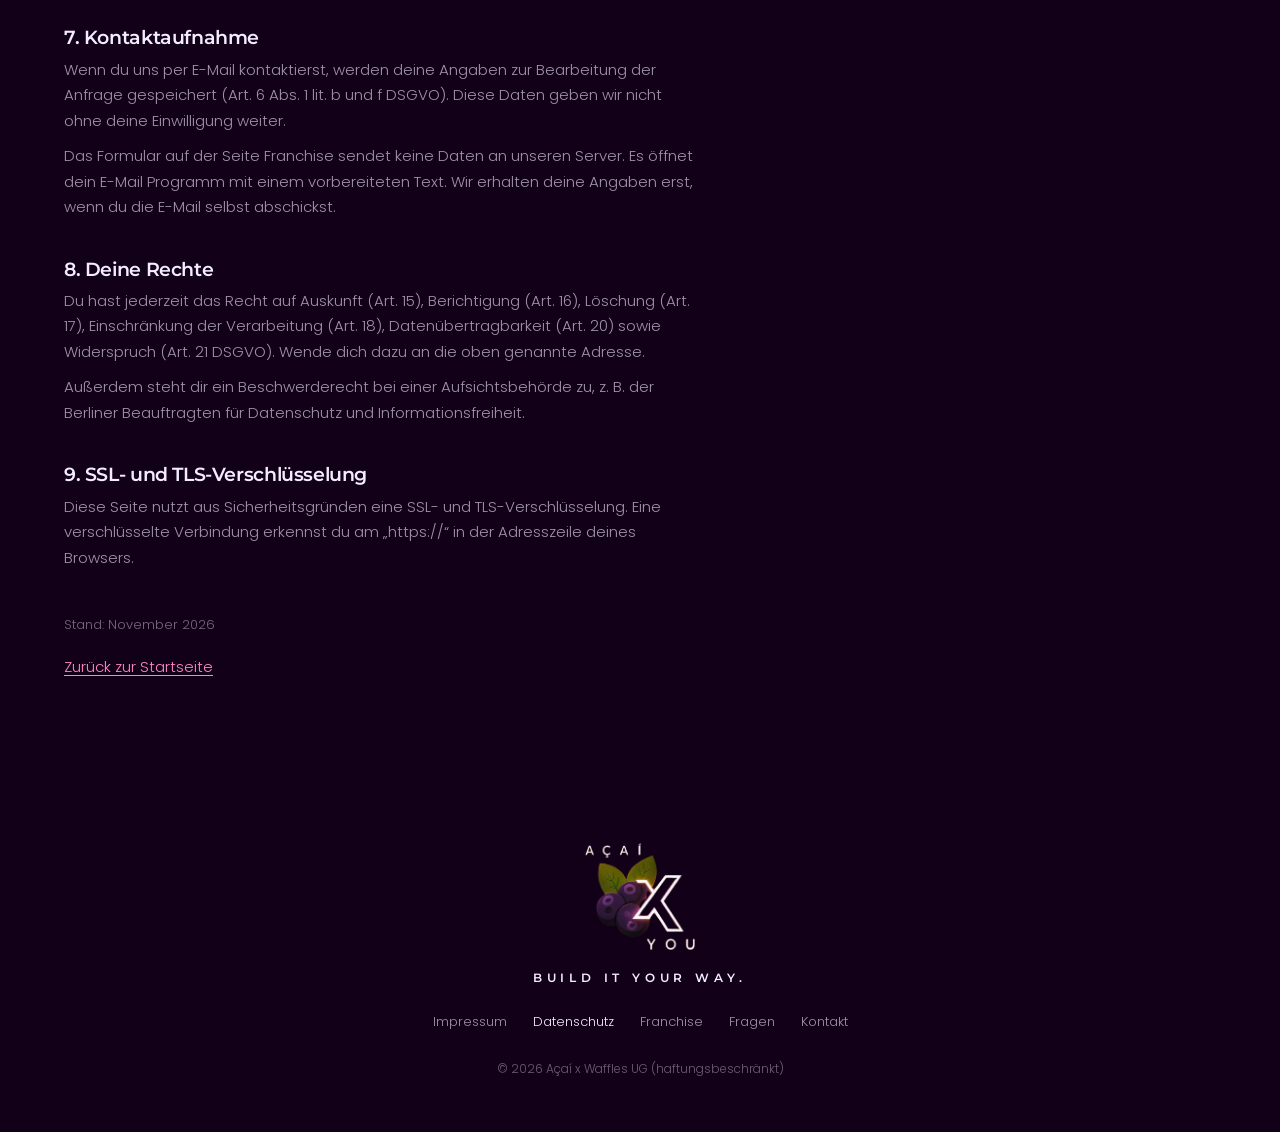
<file: datenschutz.html>
<!doctype html>
<html lang="de">
<head>
  <meta name="robots" content="noindex, nofollow">
  <meta charset="utf-8">
  <meta name="viewport" content="width=device-width, initial-scale=1, viewport-fit=cover">
  <title>Datenschutzerklärung · Açaí x You</title>
  <meta name="description" content="Datenschutzerklärung von Açaí x You: welche Daten beim Besuch der Website anfallen und welche Rechte du hast.">
  <meta name="theme-color" content="#120018">
  <link rel="icon" href="assets/icon.png">
  <script type="module" crossorigin src="./assets/data-ihkDEiBD.js"></script>
  <script type="module" crossorigin src="./assets/gemeinsam-CudwjxmY.js"></script>
  <script type="module" crossorigin src="./assets/recht-BTXphQbK.js"></script>
  <link rel="stylesheet" crossorigin href="./assets/data-mO9NrUJb.css">
</head>
<body class="seite">
  <div id="bg" aria-hidden="true"><canvas></canvas></div>
  <div class="korn" aria-hidden="true"></div>

  <header class="nav">
    <a class="nav-logo" href="index.html" aria-label="Açaí x You, zur Startseite"><img src="assets/logo.webp" alt="Açaí x You" width="84" height="84"></a>
    <nav class="nav-links" aria-label="Hauptmenü">
      <a href="index.html#groessen">Bowls</a>
      <a href="index.html#drinks">Drinks</a>
      <a href="index.html#kaffee">Kaffee</a>
      <a href="index.html#standort">Standorte</a>
      <a href="franchise.html">Franchise</a>
      <a href="ueber-uns.html">Über uns</a>
    </nav>
    <div class="nav-rechts">
      <a class="nav-cta" href="index.html#lab">Bowl bauen</a>
      <button class="burger" aria-label="Menü öffnen" aria-expanded="false"><span></span><span></span></button>
    </div>
  </header>
  <div class="menu-mobil" hidden>
    <a href="index.html#groessen">Bowls</a>
    <a href="index.html#drinks">Drinks</a>
    <a href="index.html#kaffee">Kaffee</a>
    <a href="index.html#lab">Bowl Lab</a>
    <a href="index.html#standort">Standorte</a>
    <a href="franchise.html">Franchise</a>
    <a href="ueber-uns.html">Über uns</a>
    <a class="wolt" data-wolt target="_blank" rel="noopener">Auf Wolt bestellen</a>
  </div>

  <main class="recht ebene-vorn">
    <p class="label">Rechtliches</p>
    <h1 class="neon-titel">Datenschutz&shy;erklärung</h1>

    <h2>1. Verantwortlicher</h2>
    <p>Acai x Waffles UG (haftungsbeschränkt)<br>Mark Günther<br>Aroser Allee 145, 13407 Berlin<br>E-Mail: <a data-mail></a></p>

    <h2>2. Allgemeines</h2>
    <p>Der Schutz deiner persönlichen Daten ist uns wichtig. Wir verarbeiten personenbezogene Daten ausschließlich im Rahmen der gesetzlichen Bestimmungen (DSGVO, BDSG, TDDDG). Auf dieser Website setzen wir keine Analyse, Tracking oder Werbedienste ein.</p>

    <h2>3. Hosting und Server-Logfiles</h2>
    <p>Diese Website wird bei der Vercel Inc. gehostet. Beim Aufruf der Seite werden durch den Browser automatisch technische Informationen übermittelt (z. B. IP-Adresse, Datum und Uhrzeit des Zugriffs, aufgerufene Seite, Browsertyp), die in Server-Logfiles gespeichert werden. Dies dient der technischen Bereitstellung, Sicherheit und Stabilität der Website. Rechtsgrundlage ist Art. 6 Abs. 1 lit. f DSGVO (berechtigtes Interesse).</p>

    <h2>4. Cookies und lokale Speicherung</h2>
    <p>Diese Website setzt keine Cookies. Wenn du im Bowl Lab Favoriten speicherst, legt dein Browser sie lokal auf deinem Gerät ab (localStorage). Diese Daten verlassen dein Gerät nicht und werden nicht an uns übertragen. Die Speicherung ist nach § 25 Abs. 2 Nr. 2 TDDDG einwilligungsfrei, weil du die Funktion ausdrücklich nutzt. Du kannst die Daten jederzeit in den Einstellungen deines Browsers löschen.</p>

    <h2>5. Schriftarten</h2>
    <p>Die verwendeten Schriftarten werden lokal von unserem Server ausgeliefert (self-hosted). Es besteht dabei keine Verbindung zu Google Fonts oder anderen Schrift-Anbietern.</p>

    <h2>6. Eigene Medien, Links und externe Dienste</h2>
    <p>Bilder, Videos (auch der Franchise Film) und die Vorschau unserer TikTok Beiträge liefern wir von unserem eigenen Server aus. Karten, Videos oder andere Inhalte von Dritten sind auf dieser Website nicht eingebettet.</p>
    <p>Die Website enthält Links zu Wolt (Bestellung), Instagram, TikTok und zu Google Maps (Routenplanung). Erst wenn du auf einen dieser Links klickst, wirst du auf die jeweilige Seite weitergeleitet und es werden Daten an den jeweiligen Anbieter übermittelt. Ab dann gelten dessen Datenschutzbestimmungen.</p>

    <h2>7. Kontaktaufnahme</h2>
    <p>Wenn du uns per E-Mail kontaktierst, werden deine Angaben zur Bearbeitung der Anfrage gespeichert (Art. 6 Abs. 1 lit. b und f DSGVO). Diese Daten geben wir nicht ohne deine Einwilligung weiter.</p>
    <p>Das Formular auf der Seite Franchise sendet keine Daten an unseren Server. Es öffnet dein E-Mail Programm mit einem vorbereiteten Text. Wir erhalten deine Angaben erst, wenn du die E-Mail selbst abschickst.</p>

    <h2>8. Deine Rechte</h2>
    <p>Du hast jederzeit das Recht auf Auskunft (Art. 15), Berichtigung (Art. 16), Löschung (Art. 17), Einschränkung der Verarbeitung (Art. 18), Datenübertragbarkeit (Art. 20) sowie Widerspruch (Art. 21 DSGVO). Wende dich dazu an die oben genannte Adresse.</p>
    <p>Außerdem steht dir ein Beschwerderecht bei einer Aufsichtsbehörde zu, z. B. der Berliner Beauftragten für Datenschutz und Informationsfreiheit.</p>

    <h2>9. SSL- und TLS-Verschlüsselung</h2>
    <p>Diese Seite nutzt aus Sicherheitsgründen eine SSL- und TLS-Verschlüsselung. Eine verschlüsselte Verbindung erkennst du am „https://“ in der Adresszeile deines Browsers.</p>

    <p class="stand">Stand: November 2026</p>
    <p class="zurueck"><a href="index.html">Zurück zur Startseite</a></p>
  </main>

  <footer class="fuss ebene-vorn">
    <img src="assets/logo.webp" alt="Açaí x You" width="120" height="120">
    <p class="fuss-claim">Build it YOUR way.</p>
    <nav class="fuss-links" aria-label="Rechtliches">
      <a data-impressum>Impressum</a>
      <a data-datenschutz aria-current="page">Datenschutz</a>
      <a href="franchise.html">Franchise</a>
      <a href="index.html#faq">Fragen</a>
      <a data-mail>Kontakt</a>
    </nav>
    <p class="fuss-klein">© 2026 Açaí x Waffles UG (haftungsbeschränkt)</p>
  </footer>
  <div class="cursor" aria-hidden="true"></div>
</body>
</html>
</file>
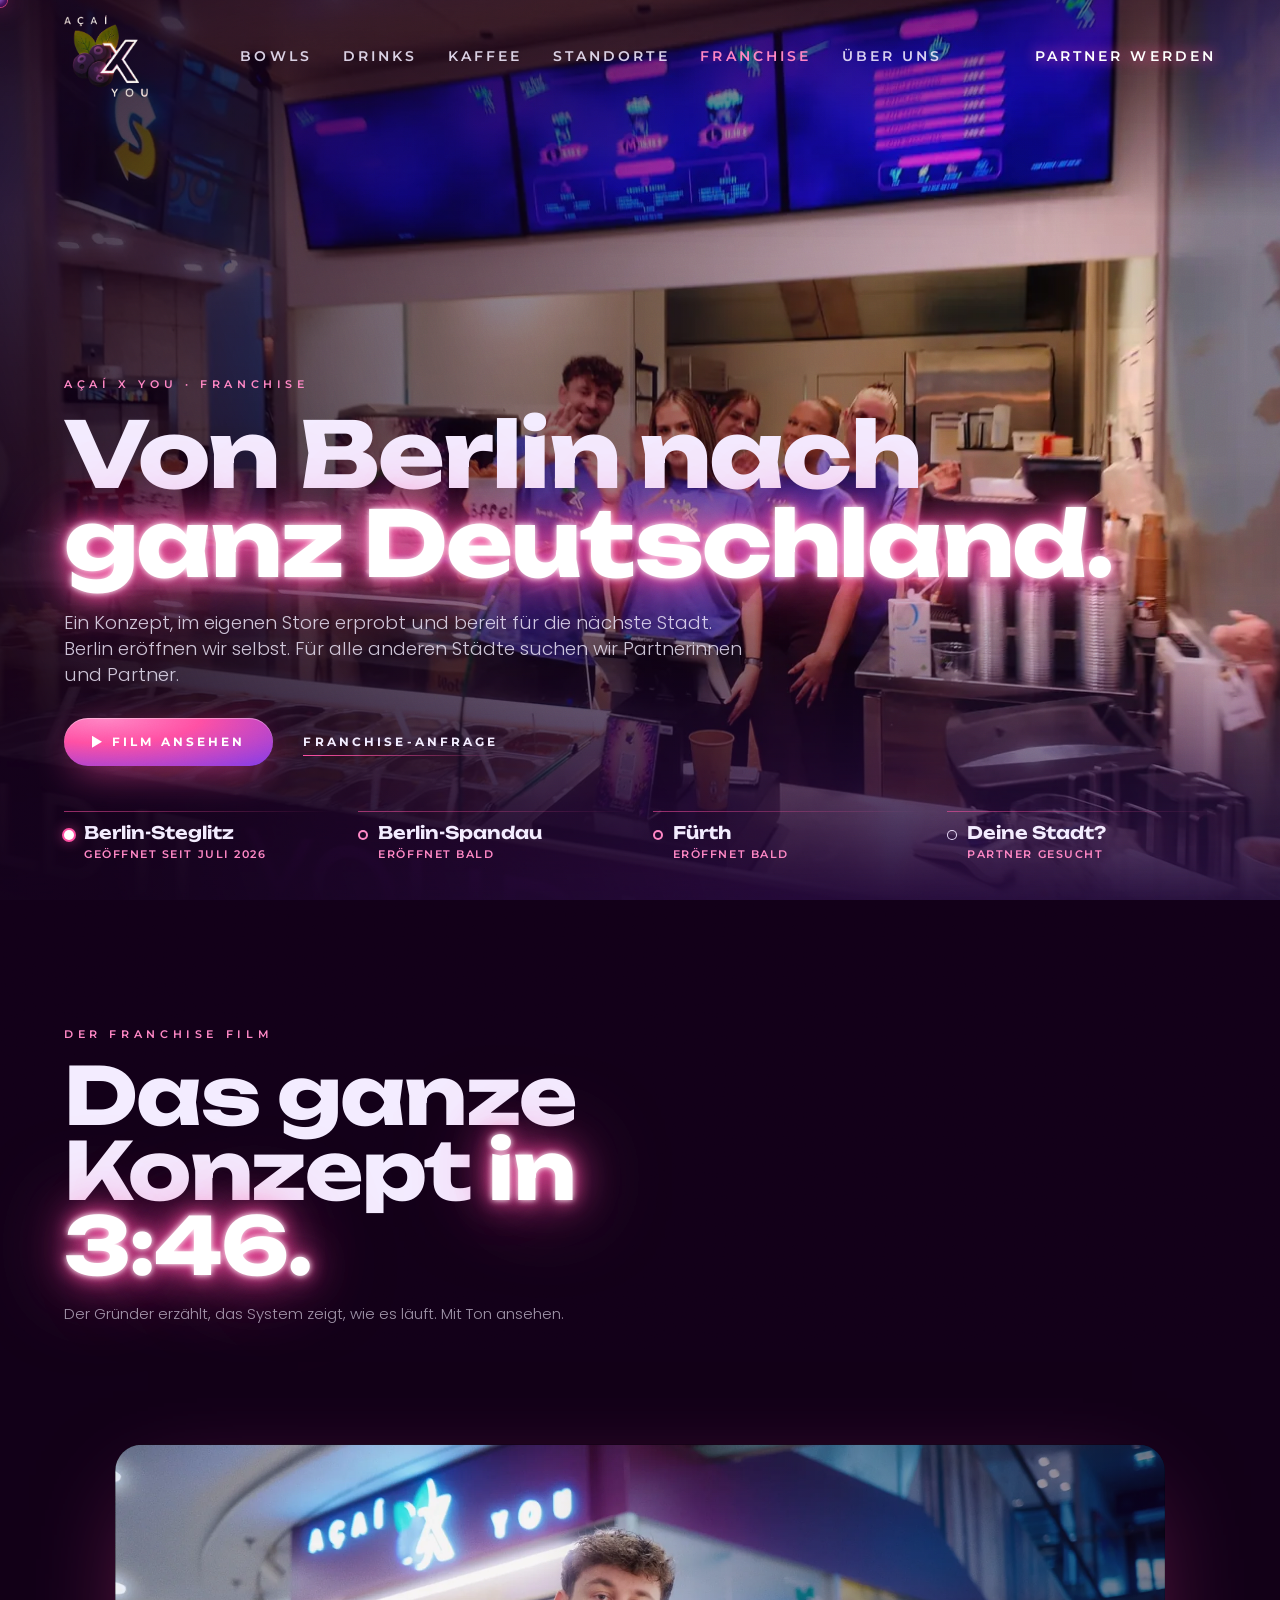
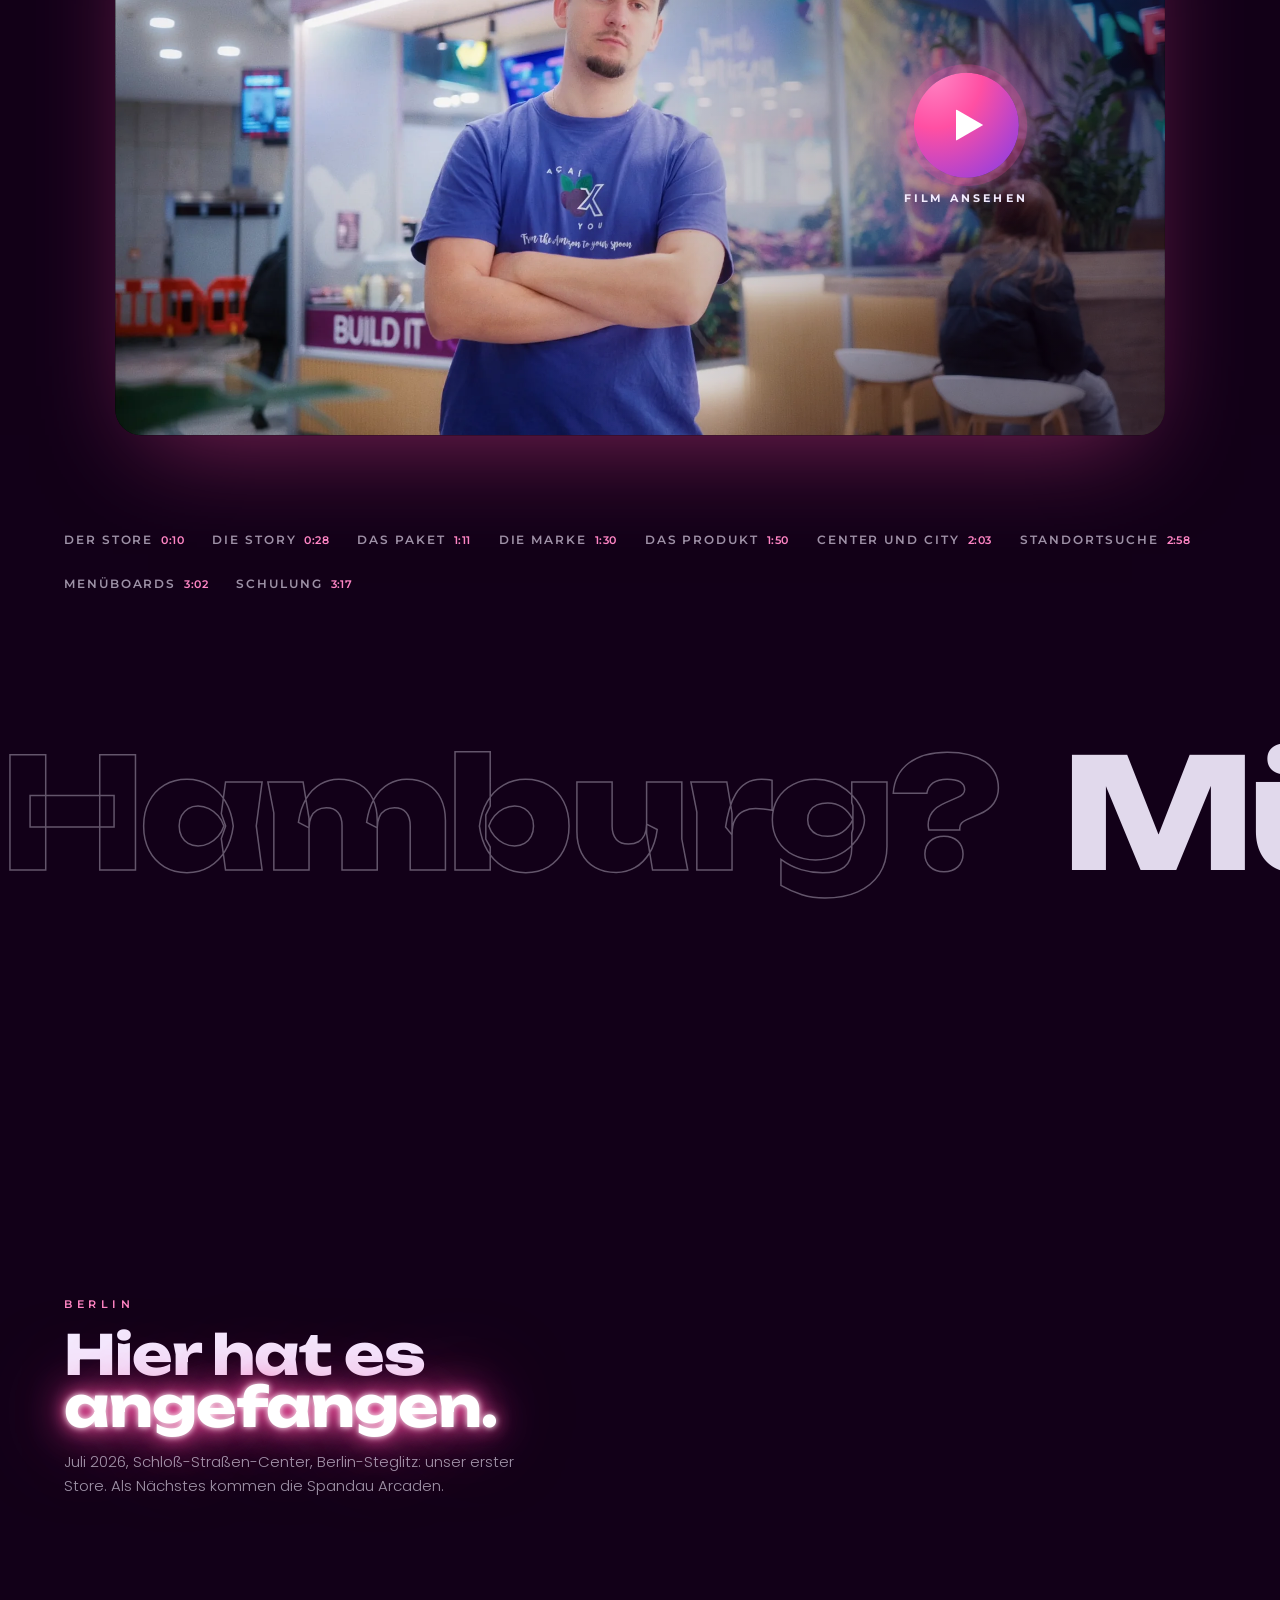
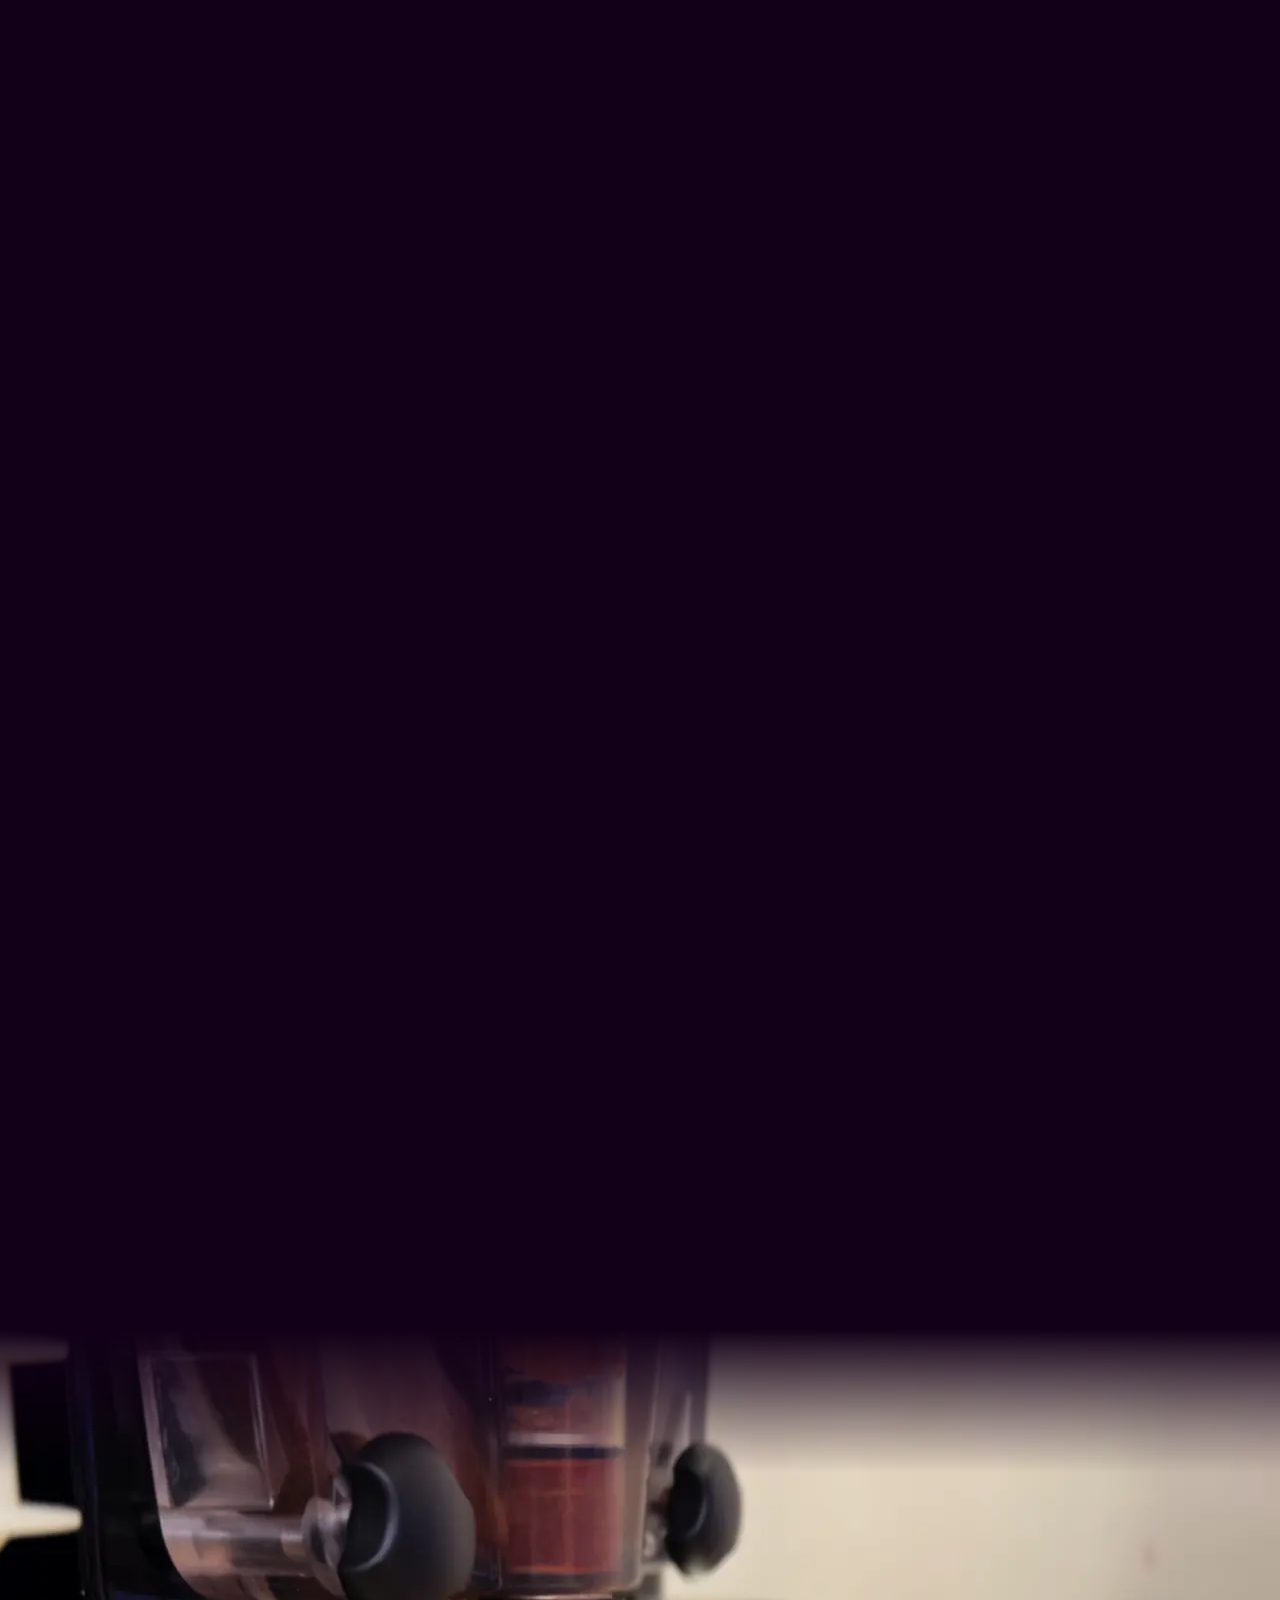
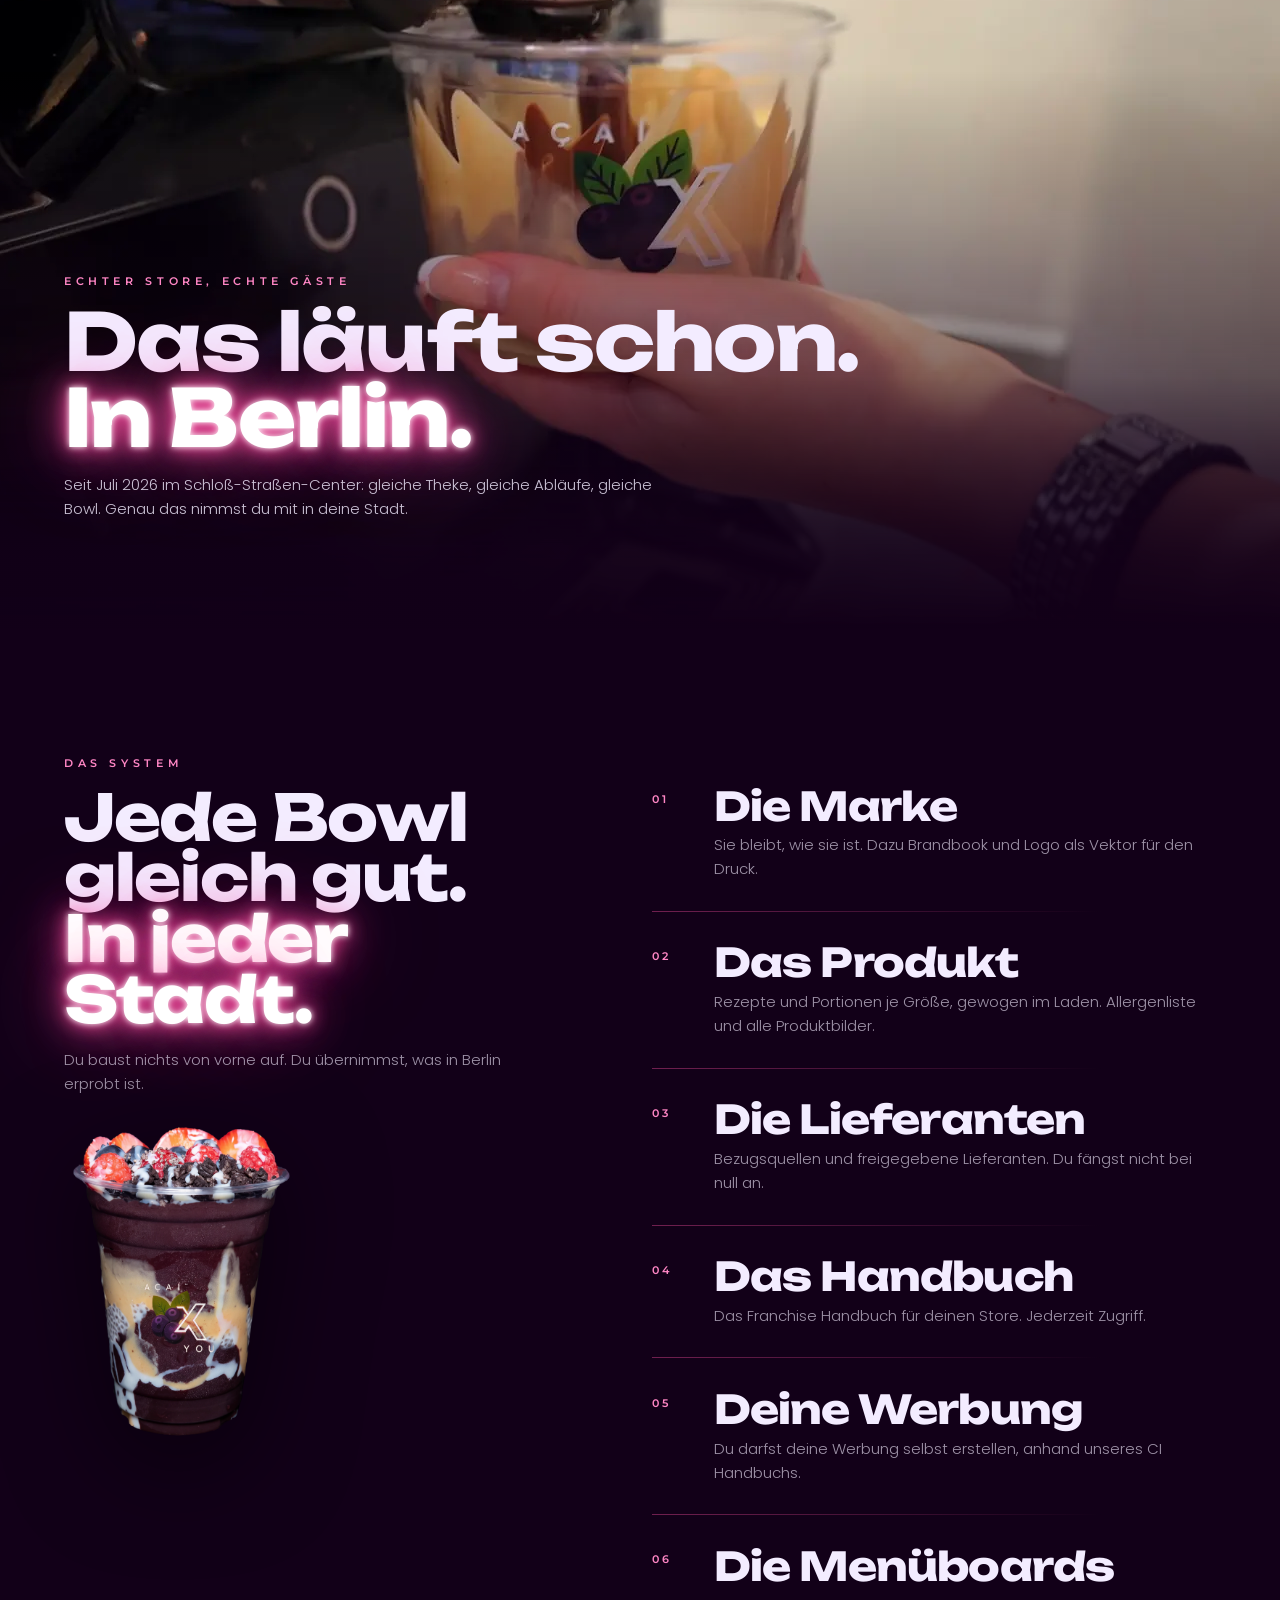
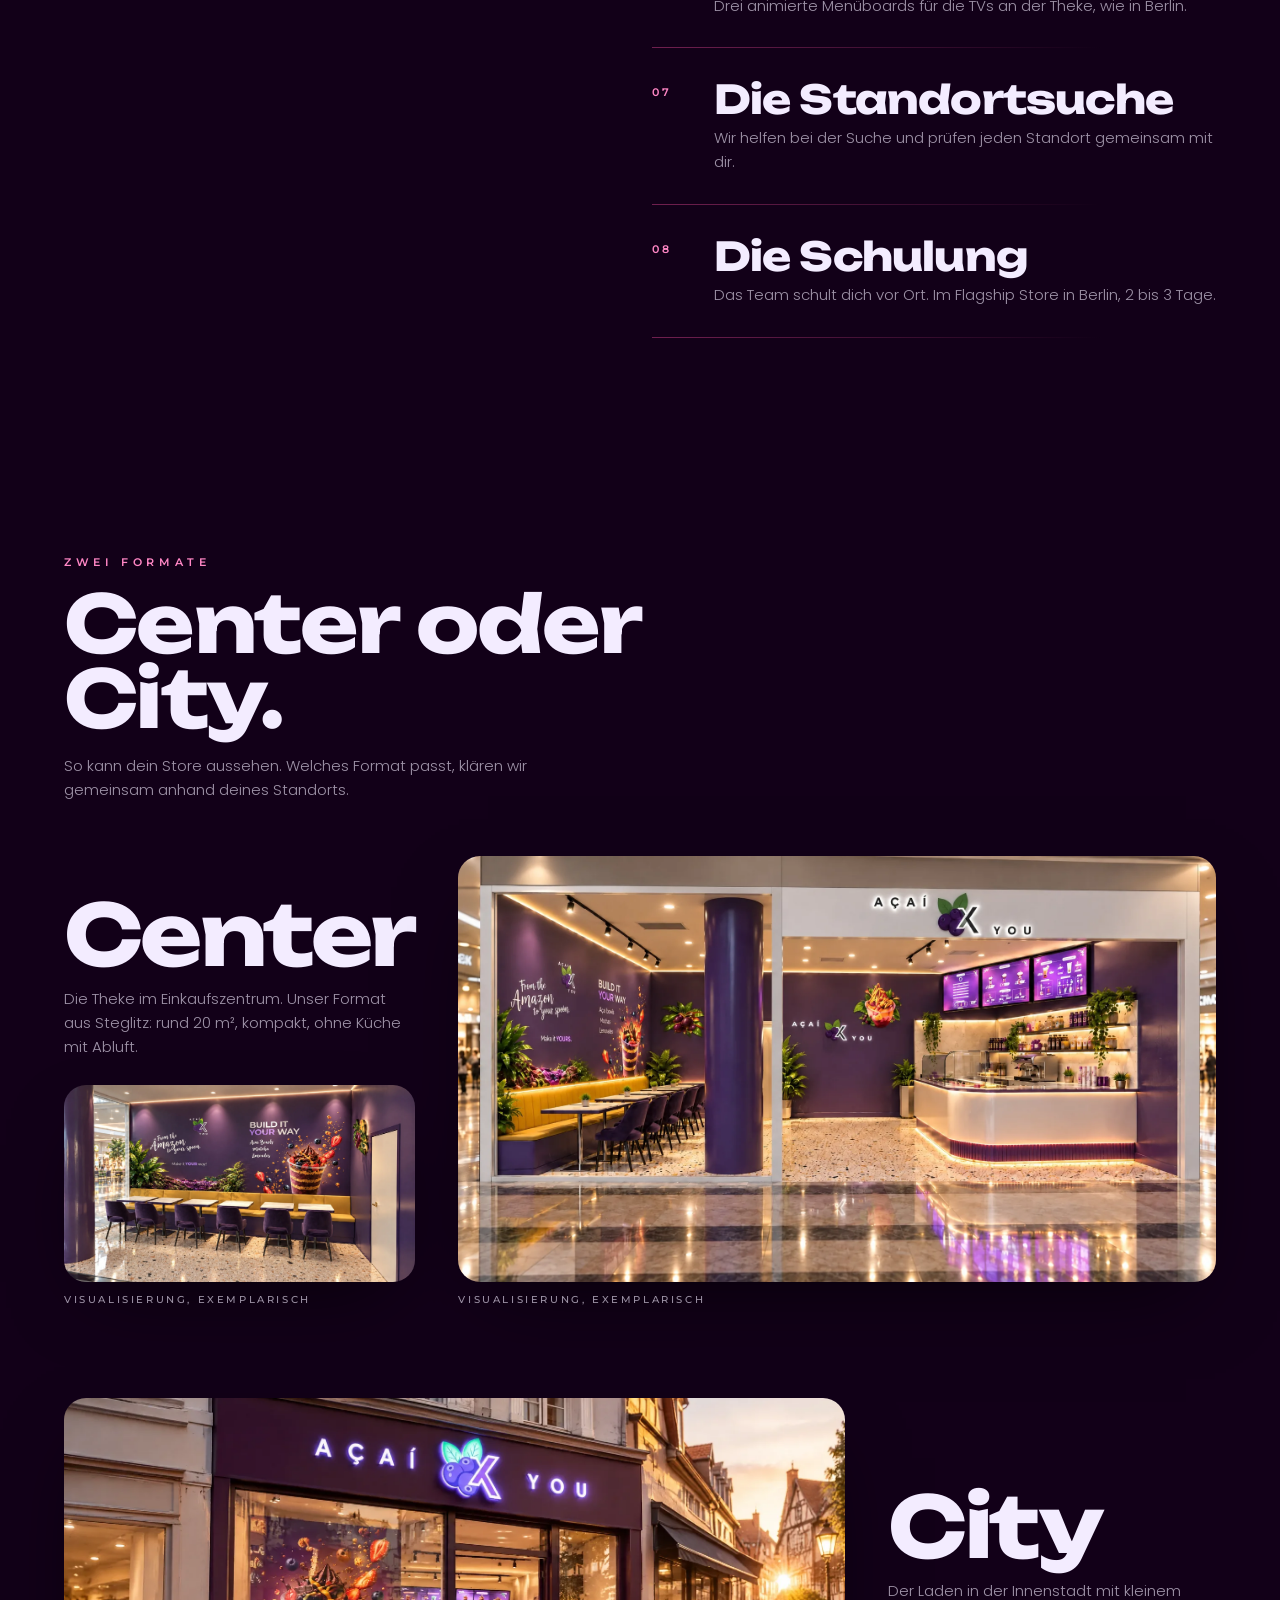
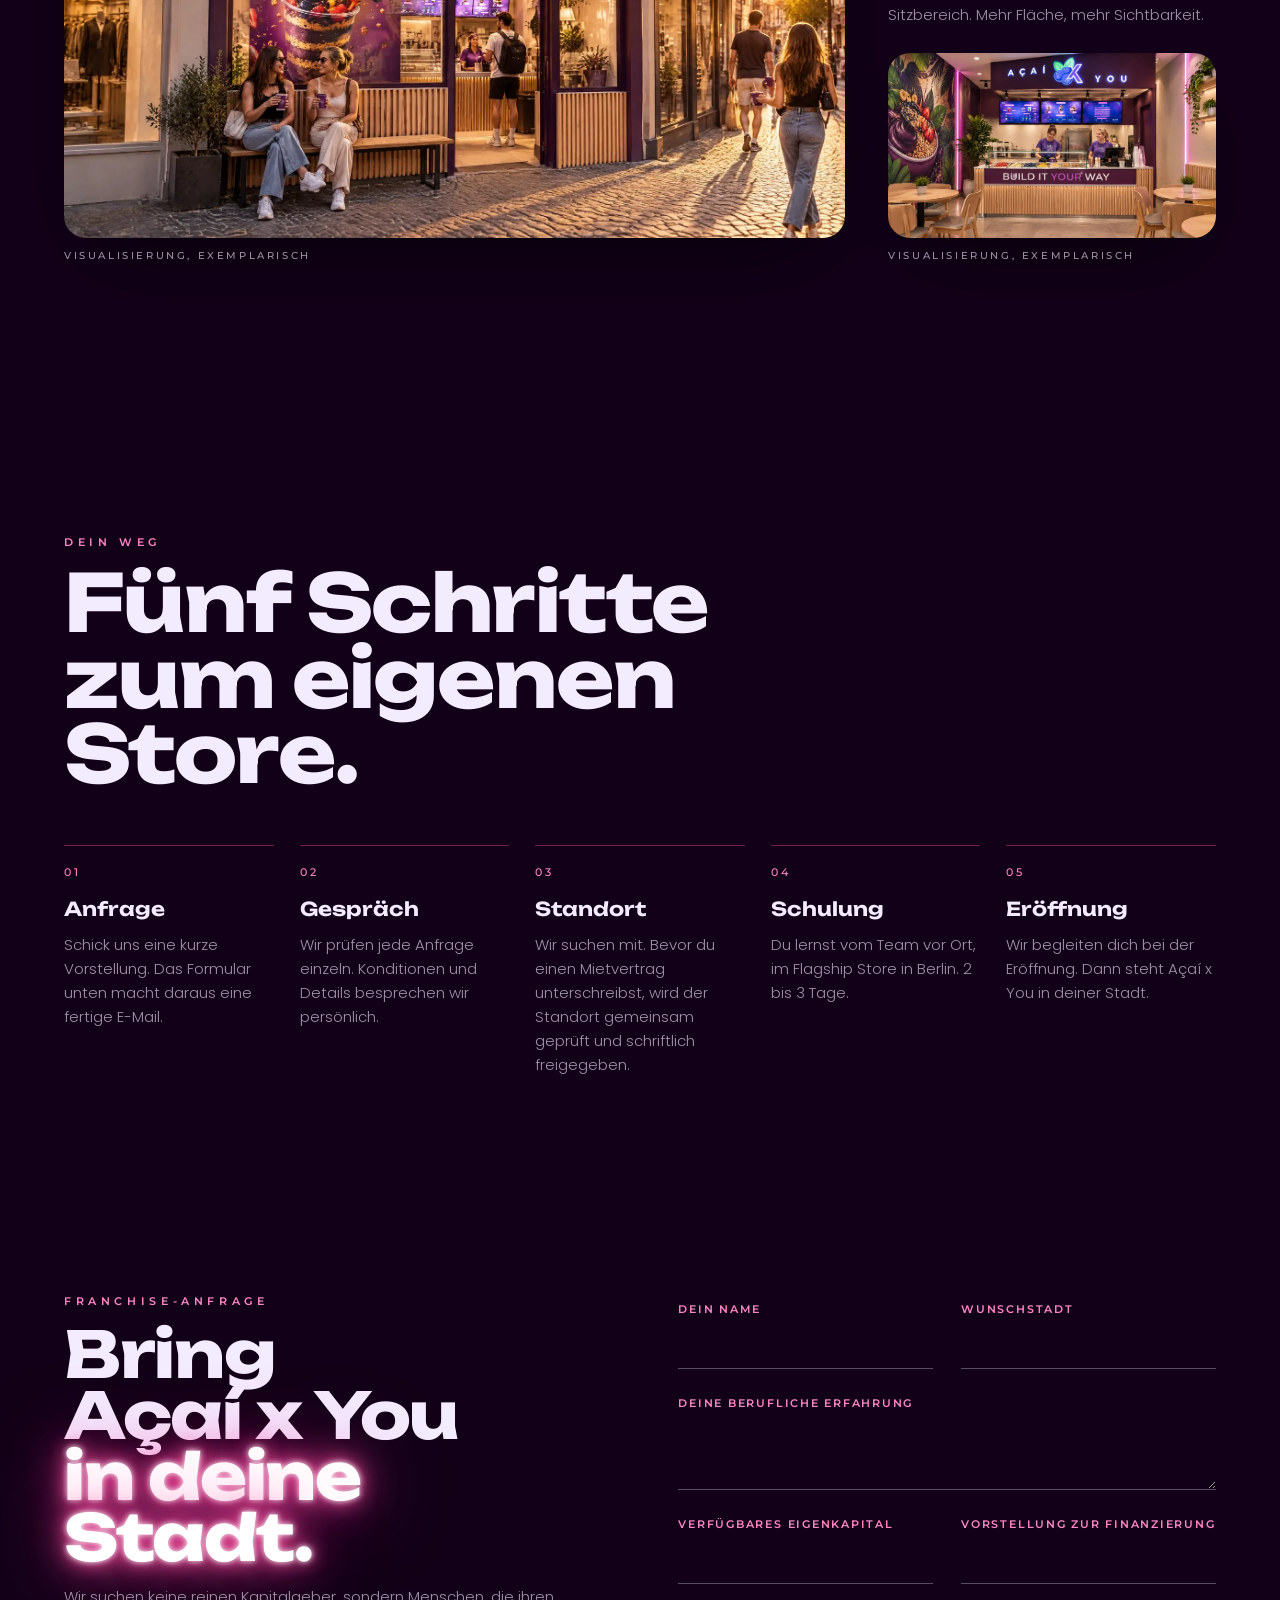
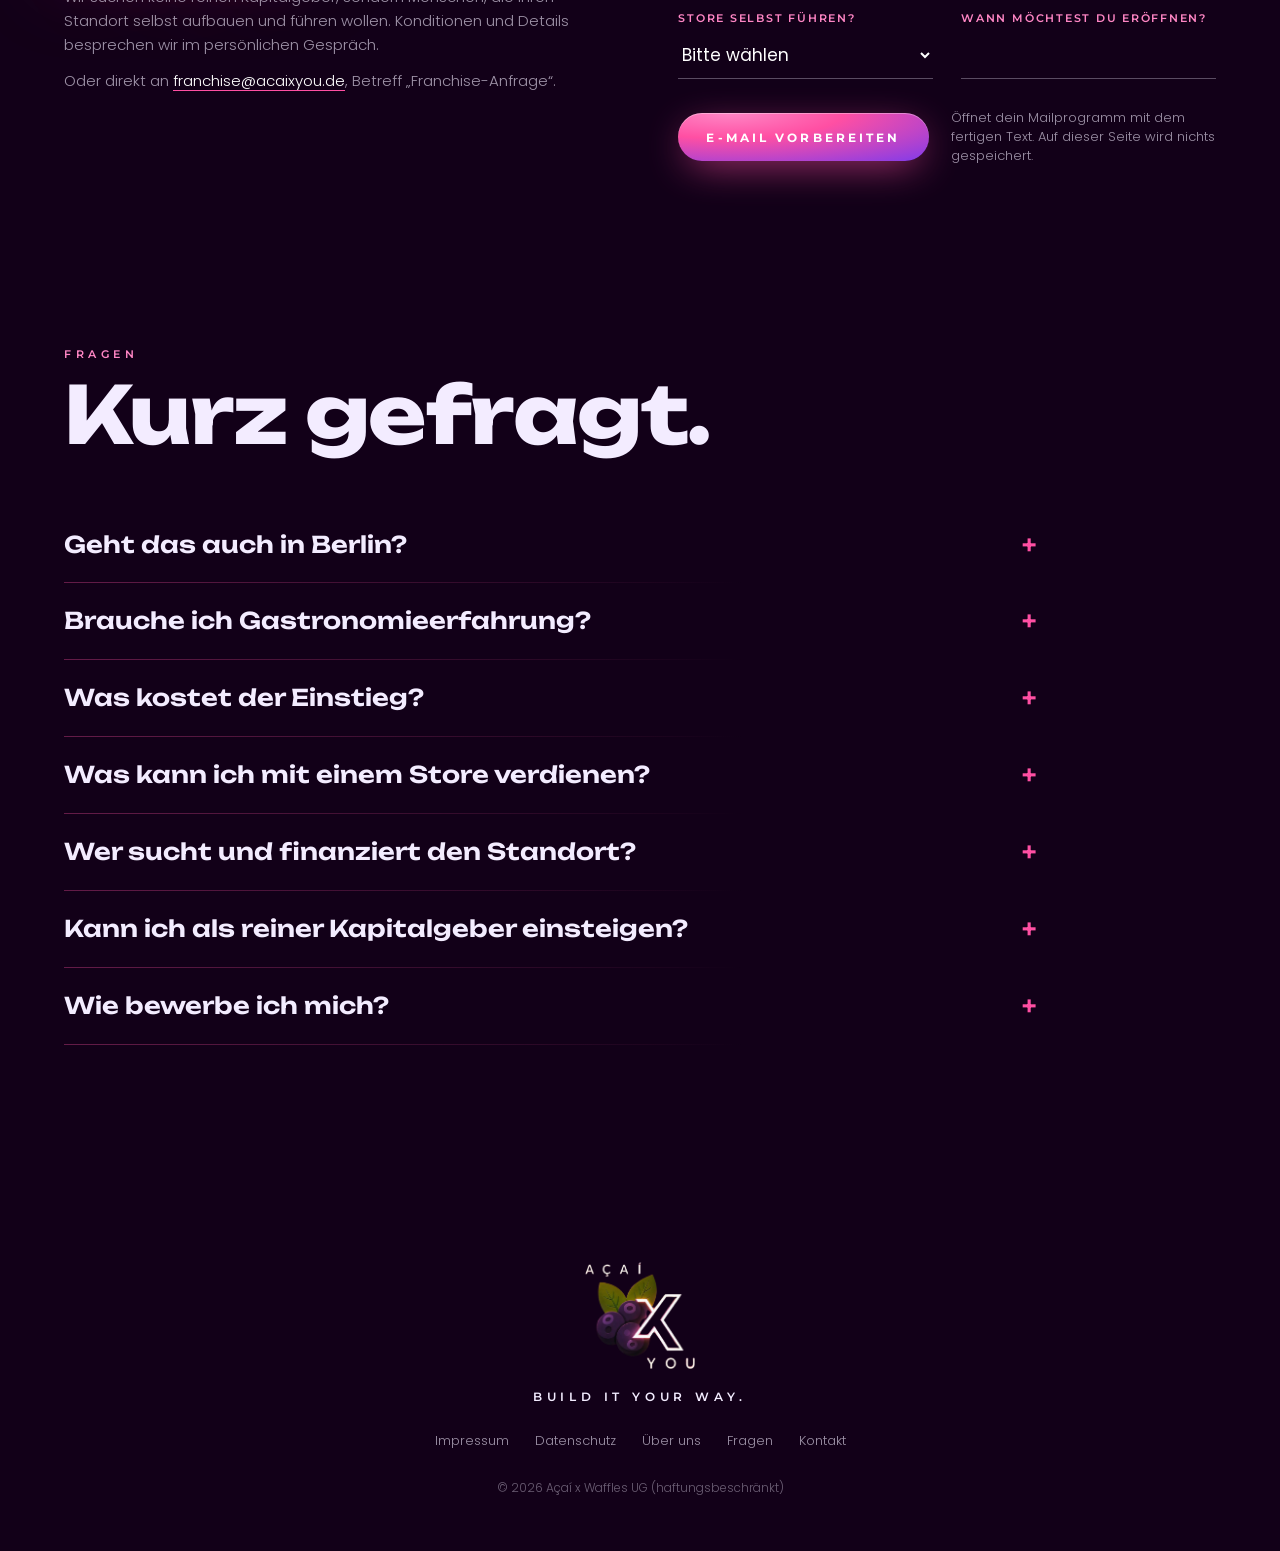
<file: franchise.html>
<!doctype html>
<html lang="de">
<head>
  <meta name="robots" content="noindex, nofollow">
  <meta charset="utf-8">
  <meta name="viewport" content="width=device-width, initial-scale=1, viewport-fit=cover">
  <title>Franchise · Açaí x You, von Berlin nach ganz Deutschland</title>
  <meta name="description" content="Bring Açaí x You in deine Stadt. Ein erprobtes Açaí Konzept aus Berlin, das fertige System und der Franchise Film. Für Städte außerhalb Berlins suchen wir Partnerinnen und Partner in ganz Deutschland.">
  <meta name="theme-color" content="#120018">
  <meta property="og:title" content="Franchise · Açaí x You">
  <meta property="og:description" content="Von Berlin nach ganz Deutschland. Bring Açaí x You in deine Stadt.">
  <meta property="og:image" content="https://nadercbz.github.io/acai-x-you-website/assets/og.jpg">
  <link rel="icon" href="assets/icon.png">
  <script type="module" crossorigin src="./assets/franchise-DVAibX3T.js"></script>
  <link rel="modulepreload" crossorigin href="./assets/data-ihkDEiBD.js">
  <link rel="modulepreload" crossorigin href="./assets/gemeinsam-CudwjxmY.js">
  <link rel="stylesheet" crossorigin href="./assets/data-mO9NrUJb.css">
</head>
<body class="seite">
  <div id="bg" aria-hidden="true"><canvas></canvas></div>
  <div class="korn" aria-hidden="true"></div>

  <header class="nav">
    <a class="nav-logo" href="index.html" aria-label="Açaí x You, zur Startseite"><img src="assets/logo.webp" alt="Açaí x You" width="84" height="84"></a>
    <nav class="nav-links" aria-label="Hauptmenü">
      <a href="index.html#groessen">Bowls</a>
      <a href="index.html#drinks">Drinks</a>
      <a href="index.html#kaffee">Kaffee</a>
      <a href="index.html#standort">Standorte</a>
      <a href="franchise.html" aria-current="page">Franchise</a>
      <a href="ueber-uns.html">Über uns</a>
    </nav>
    <div class="nav-rechts">
      <a class="nav-cta" href="#f-anfrage" data-zu="#f-anfrage">Partner werden</a>
      <button class="burger" aria-label="Menü öffnen" aria-expanded="false"><span></span><span></span></button>
    </div>
  </header>
  <div class="menu-mobil" hidden>
    <a href="index.html#groessen">Bowls</a>
    <a href="index.html#drinks">Drinks</a>
    <a href="index.html#kaffee">Kaffee</a>
    <a href="index.html#lab">Bowl Lab</a>
    <a href="index.html#standort">Standorte</a>
    <a href="franchise.html">Franchise</a>
    <a href="ueber-uns.html">Über uns</a>
    <a class="wolt" data-wolt target="_blank" rel="noopener">Auf Wolt bestellen</a>
  </div>

  <main class="f">
    <!-- 1 Held: echter Store, echte Schlange -->
    <section class="f-held">
      <video class="f-video" data-loop="held" muted loop playsinline preload="auto" aria-hidden="true"></video>
      <div class="f-held-text">
        <p class="label">Açaí x You · Franchise</p>
        <h1 class="neon-titel">Von Berlin nach <em>ganz Deutschland.</em></h1>
        <p class="ueber-lead">Ein Konzept, im eigenen Store erprobt und bereit für die nächste Stadt. Berlin eröffnen wir selbst. Für alle anderen Städte suchen wir Partnerinnen und Partner.</p>
        <div class="knoepfe">
          <button class="knopf knopf-voll" type="button" data-film><i class="f-dreieck" aria-hidden="true"></i>Film ansehen</button>
          <a class="knopf" href="#f-anfrage" data-zu="#f-anfrage">Franchise-Anfrage</a>
        </div>
      </div>
      <ul class="f-status" aria-label="Standorte"></ul>
    </section>

    <!-- 2 Der Franchise Film -->
    <section id="f-film" class="f-film">
      <div class="kopf">
        <p class="label">Der Franchise Film</p>
        <h2>Das ganze Konzept <em>in 3:46.</em></h2>
        <p>Der Gründer erzählt, das System zeigt, wie es läuft. Mit Ton ansehen.</p>
      </div>
      <div class="f-player">
        <video class="f-film-video" playsinline preload="none" poster="franchise/poster.webp" aria-label="Franchise Film von Açaí x You"></video>
        <button class="f-play" type="button" aria-label="Film mit Ton abspielen"><i aria-hidden="true"></i><span>Film ansehen</span></button>
      </div>
      <ol class="f-kapitel" aria-label="Kapitel im Film"></ol>
    </section>

    <!-- 3 Städte als Frage -->
    <div class="f-band-raum" aria-hidden="true"><div class="f-band"></div></div>

    <!-- 4 Deutschlandkarte: Kamera fährt von Berlin auf das ganze Land -->
    <section id="f-karte" class="f-karte">
      <div class="f-karte-buehne">
        <canvas role="img" aria-label="Deutschlandkarte: Store in Berlin-Steglitz geöffnet, Berlin-Spandau und Fürth eröffnen bald, für alle anderen Städte werden Franchise Partner gesucht."></canvas>
        <div class="f-karte-text">
          <article class="f-schritt">
            <p class="label">Berlin</p>
            <h2>Hier hat es <em>angefangen.</em></h2>
            <p>Juli 2026, Schloß-Straßen-Center, Berlin-Steglitz: unser erster Store. Als Nächstes kommen die Spandau Arcaden.</p>
          </article>
          <article class="f-schritt">
            <p class="label">Fürth</p>
            <h2>Dann raus <em>aus Berlin.</em></h2>
            <p>Mit Fürth kommt der erste Standort außerhalb Berlins. Das System ist so gebaut, dass jede Bowl gleich gut wird. In jeder Stadt.</p>
          </article>
          <article class="f-schritt">
            <p class="label">Deutschland</p>
            <h2>Jetzt: <em>ganz Deutschland.</em></h2>
            <div class="f-land"></div>
            <p class="f-land-text">In fast allen Städten gibt es noch kein Açaí x You. Tipp auf deine.</p>
            <div class="f-chips"></div>
            <p class="f-wahl" aria-live="polite"></p>
          </article>
        </div>
        <ul class="f-legende">
          <li class="offen"><i></i>Geöffnet</li>
          <li class="bald"><i></i>Eröffnet bald</li>
          <li class="frei"><i></i>Partner gesucht</li>
        </ul>
      </div>
    </section>

    <!-- 5 Echter Betrieb -->
    <section class="f-beweis">
      <video class="f-video" data-loop="reel" muted loop playsinline preload="none" aria-hidden="true"></video>
      <div class="f-beweis-text">
        <p class="label">Echter Store, echte Gäste</p>
        <h2>Das läuft schon. <em>In Berlin.</em></h2>
        <p>Seit Juli 2026 im Schloß-Straßen-Center: gleiche Theke, gleiche Abläufe, gleiche Bowl. Genau das nimmst du mit in deine Stadt.</p>
      </div>
    </section>

    <!-- 6 Das System -->
    <section class="f-system">
      <div class="f-system-kopf">
        <p class="label">Das System</p>
        <h2>Jede Bowl gleich gut. <em>In jeder Stadt.</em></h2>
        <p>Du baust nichts von vorne auf. Du übernimmst, was in Berlin erprobt ist.</p>
        <img src="assets/becher_sticker/echt-bowl-m.webp" alt="Echte Açaí x You Bowl M mit sichtbaren Schichten" loading="lazy">
      </div>
      <ol class="f-liste"></ol>
    </section>

    <!-- 7 Formate -->
    <section class="f-formate">
      <div class="kopf">
        <p class="label">Zwei Formate</p>
        <h2>Center oder City.</h2>
        <p>So kann dein Store aussehen. Welches Format passt, klären wir gemeinsam anhand deines Standorts.</p>
      </div>
      <div class="f-format-reihe"></div>
    </section>

    <!-- 8 Der Weg -->
    <section class="f-weg">
      <div class="kopf">
        <p class="label">Dein Weg</p>
        <h2>Fünf Schritte zum eigenen Store.</h2>
      </div>
      <ol class="werte f-schritte"></ol>
    </section>

    <!-- 9 Anfrage -->
    <section id="f-anfrage" class="f-anfrage">
      <div class="f-anfrage-kopf">
        <p class="label">Franchise-Anfrage</p>
        <h2>Bring Açaí&nbsp;x&nbsp;You <em class="f-anfrage-ziel">in deine Stadt.</em></h2>
        <p>Wir suchen keine reinen Kapitalgeber, sondern Menschen, die ihren Standort selbst aufbauen und führen wollen. Konditionen und Details besprechen wir im persönlichen Gespräch.</p>
        <p>Oder direkt an <a class="f-link" data-fmail></a>, Betreff „Franchise-Anfrage“.</p>
      </div>
      <form class="f-form">
        <label>Dein Name<input name="name" required autocomplete="name"></label>
        <label>Wunschstadt<input name="stadt" required autocomplete="off"></label>
        <label class="breit">Deine berufliche Erfahrung<textarea name="erfahrung" rows="2"></textarea></label>
        <label>Verfügbares Eigenkapital<input name="kapital" autocomplete="off"></label>
        <label>Vorstellung zur Finanzierung<input name="finanzierung" autocomplete="off"></label>
        <label>Store selbst führen?
          <select name="selbst"><option value="">Bitte wählen</option><option>Ja</option><option>Nein</option><option>Noch offen</option></select>
        </label>
        <label>Wann möchtest du eröffnen?<input name="zeitpunkt" autocomplete="off"></label>
        <div class="breit f-form-fuss">
          <button class="knopf knopf-voll" type="submit">E-Mail vorbereiten</button>
          <small>Öffnet dein Mailprogramm mit dem fertigen Text. Auf dieser Seite wird nichts gespeichert.</small>
        </div>
      </form>
    </section>

    <!-- 10 Fragen -->
    <section class="f-faq">
      <div class="kopf"><p class="label">Fragen</p><h2>Kurz gefragt.</h2></div>
      <div class="faq-liste"></div>
    </section>
  </main>

  <footer class="fuss ebene-vorn">
    <img src="assets/logo.webp" alt="Açaí x You" width="120" height="120">
    <p class="fuss-claim">Build it YOUR way.</p>
    <nav class="fuss-links" aria-label="Rechtliches">
      <a data-impressum>Impressum</a>
      <a data-datenschutz>Datenschutz</a>
      <a href="ueber-uns.html">Über uns</a>
      <a href="index.html#faq">Fragen</a>
      <a data-mail>Kontakt</a>
    </nav>
    <p class="fuss-klein">© 2026 Açaí x Waffles UG (haftungsbeschränkt)</p>
  </footer>
  <div class="cursor" aria-hidden="true"></div>
</body>
</html>
</file>
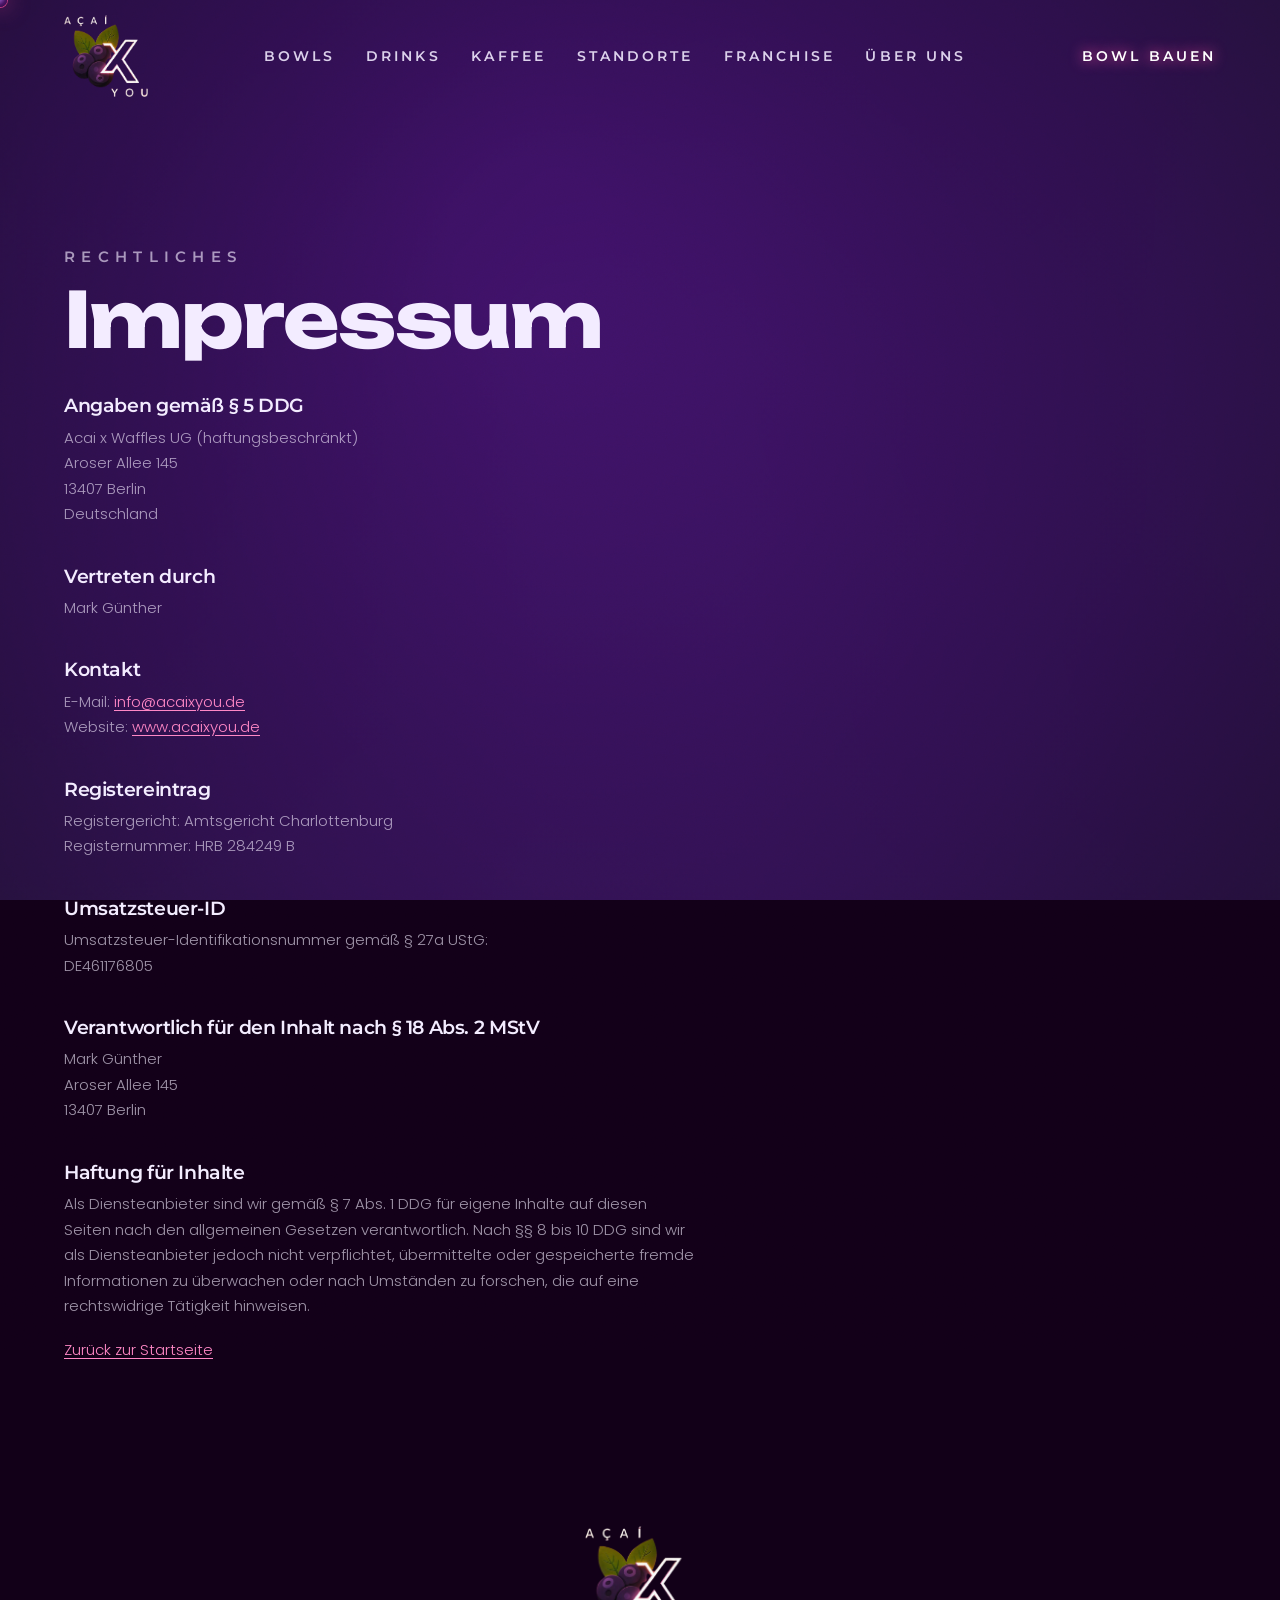
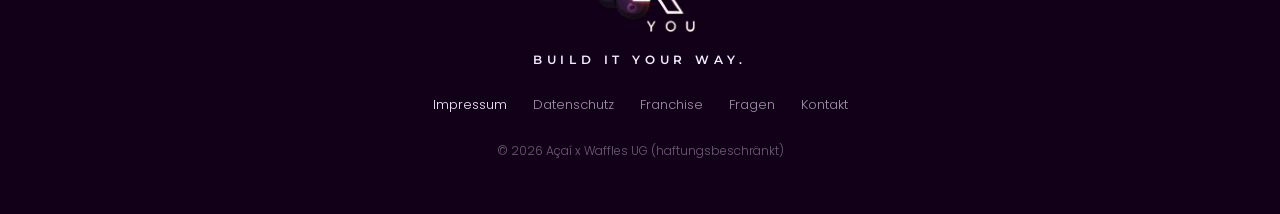
<file: impressum.html>
<!doctype html>
<html lang="de">
<head>
  <meta name="robots" content="noindex, nofollow">
  <meta charset="utf-8">
  <meta name="viewport" content="width=device-width, initial-scale=1, viewport-fit=cover">
  <title>Impressum · Açaí x You</title>
  <meta name="description" content="Impressum von Açaí x You, einem Angebot der Acai x Waffles UG (haftungsbeschränkt), Berlin.">
  <meta name="theme-color" content="#120018">
  <link rel="icon" href="assets/icon.png">
  <script type="module" crossorigin src="./assets/data-ihkDEiBD.js"></script>
  <script type="module" crossorigin src="./assets/gemeinsam-CudwjxmY.js"></script>
  <script type="module" crossorigin src="./assets/recht-BTXphQbK.js"></script>
  <link rel="stylesheet" crossorigin href="./assets/data-mO9NrUJb.css">
</head>
<body class="seite">
  <div id="bg" aria-hidden="true"><canvas></canvas></div>
  <div class="korn" aria-hidden="true"></div>

  <header class="nav">
    <a class="nav-logo" href="index.html" aria-label="Açaí x You, zur Startseite"><img src="assets/logo.webp" alt="Açaí x You" width="84" height="84"></a>
    <nav class="nav-links" aria-label="Hauptmenü">
      <a href="index.html#groessen">Bowls</a>
      <a href="index.html#drinks">Drinks</a>
      <a href="index.html#kaffee">Kaffee</a>
      <a href="index.html#standort">Standorte</a>
      <a href="franchise.html">Franchise</a>
      <a href="ueber-uns.html">Über uns</a>
    </nav>
    <div class="nav-rechts">
      <a class="nav-cta" href="index.html#lab">Bowl bauen</a>
      <button class="burger" aria-label="Menü öffnen" aria-expanded="false"><span></span><span></span></button>
    </div>
  </header>
  <div class="menu-mobil" hidden>
    <a href="index.html#groessen">Bowls</a>
    <a href="index.html#drinks">Drinks</a>
    <a href="index.html#kaffee">Kaffee</a>
    <a href="index.html#lab">Bowl Lab</a>
    <a href="index.html#standort">Standorte</a>
    <a href="franchise.html">Franchise</a>
    <a href="ueber-uns.html">Über uns</a>
    <a class="wolt" data-wolt target="_blank" rel="noopener">Auf Wolt bestellen</a>
  </div>

  <main class="recht ebene-vorn">
    <p class="label">Rechtliches</p>
    <h1 class="neon-titel">Impressum</h1>

    <h2>Angaben gemäß § 5 DDG</h2>
    <p>Acai x Waffles UG (haftungsbeschränkt)<br>Aroser Allee 145<br>13407 Berlin<br>Deutschland</p>

    <h2>Vertreten durch</h2>
    <p>Mark Günther</p>

    <h2>Kontakt</h2>
    <p>E-Mail: <a data-mail></a><br>Website: <a href="https://www.acaixyou.de">www.acaixyou.de</a></p>

    <h2>Registereintrag</h2>
    <p>Registergericht: Amtsgericht Charlottenburg<br>Registernummer: HRB 284249 B</p>

    <h2>Umsatzsteuer-ID</h2>
    <p>Umsatzsteuer-Identifikationsnummer gemäß § 27a UStG:<br>DE461176805</p>

    <h2>Verantwortlich für den Inhalt nach § 18 Abs. 2 MStV</h2>
    <p>Mark Günther<br>Aroser Allee 145<br>13407 Berlin</p>

    <h2>Haftung für Inhalte</h2>
    <p>Als Diensteanbieter sind wir gemäß § 7 Abs. 1 DDG für eigene Inhalte auf diesen Seiten nach den allgemeinen Gesetzen verantwortlich. Nach §§ 8 bis 10 DDG sind wir als Diensteanbieter jedoch nicht verpflichtet, übermittelte oder gespeicherte fremde Informationen zu überwachen oder nach Umständen zu forschen, die auf eine rechtswidrige Tätigkeit hinweisen.</p>

    <p class="zurueck"><a href="index.html">Zurück zur Startseite</a></p>
  </main>

  <footer class="fuss ebene-vorn">
    <img src="assets/logo.webp" alt="Açaí x You" width="120" height="120">
    <p class="fuss-claim">Build it YOUR way.</p>
    <nav class="fuss-links" aria-label="Rechtliches">
      <a data-impressum aria-current="page">Impressum</a>
      <a data-datenschutz>Datenschutz</a>
      <a href="franchise.html">Franchise</a>
      <a href="index.html#faq">Fragen</a>
      <a data-mail>Kontakt</a>
    </nav>
    <p class="fuss-klein">© 2026 Açaí x Waffles UG (haftungsbeschränkt)</p>
  </footer>
  <div class="cursor" aria-hidden="true"></div>
</body>
</html>
</file>
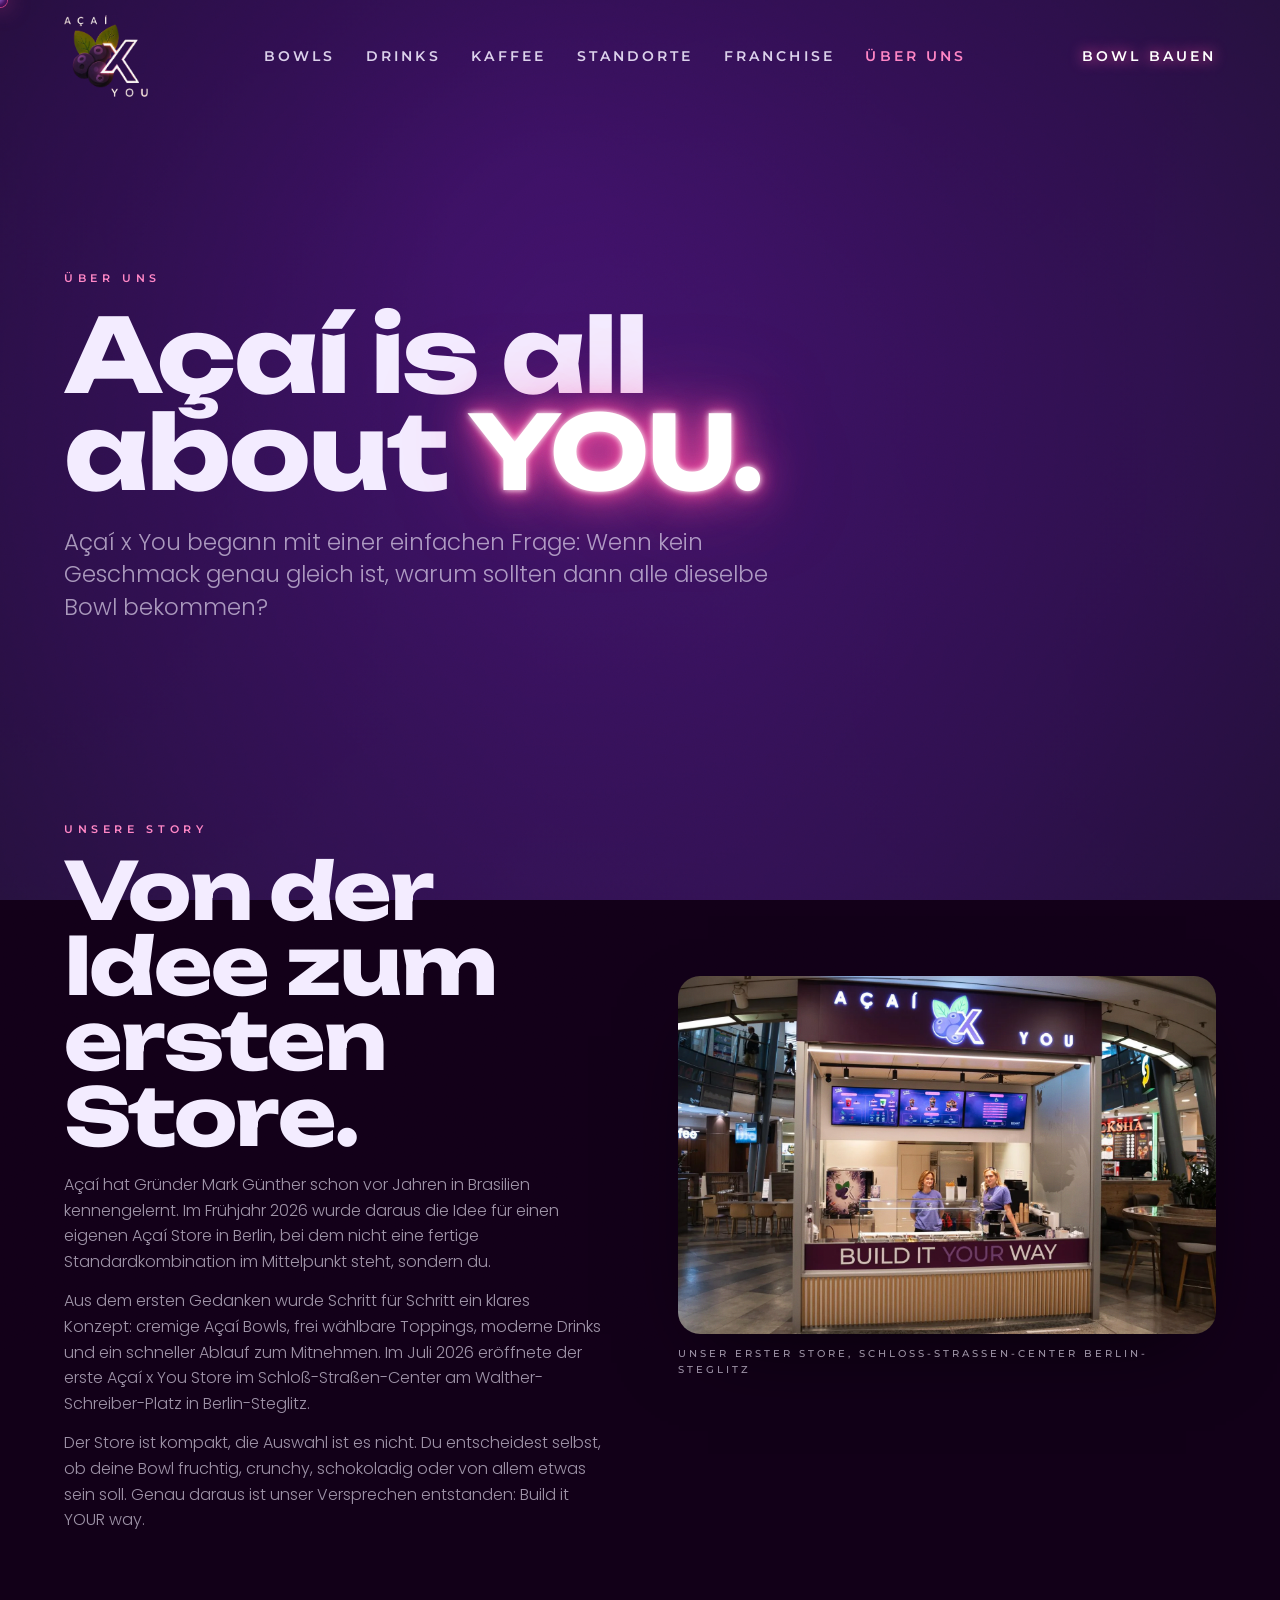
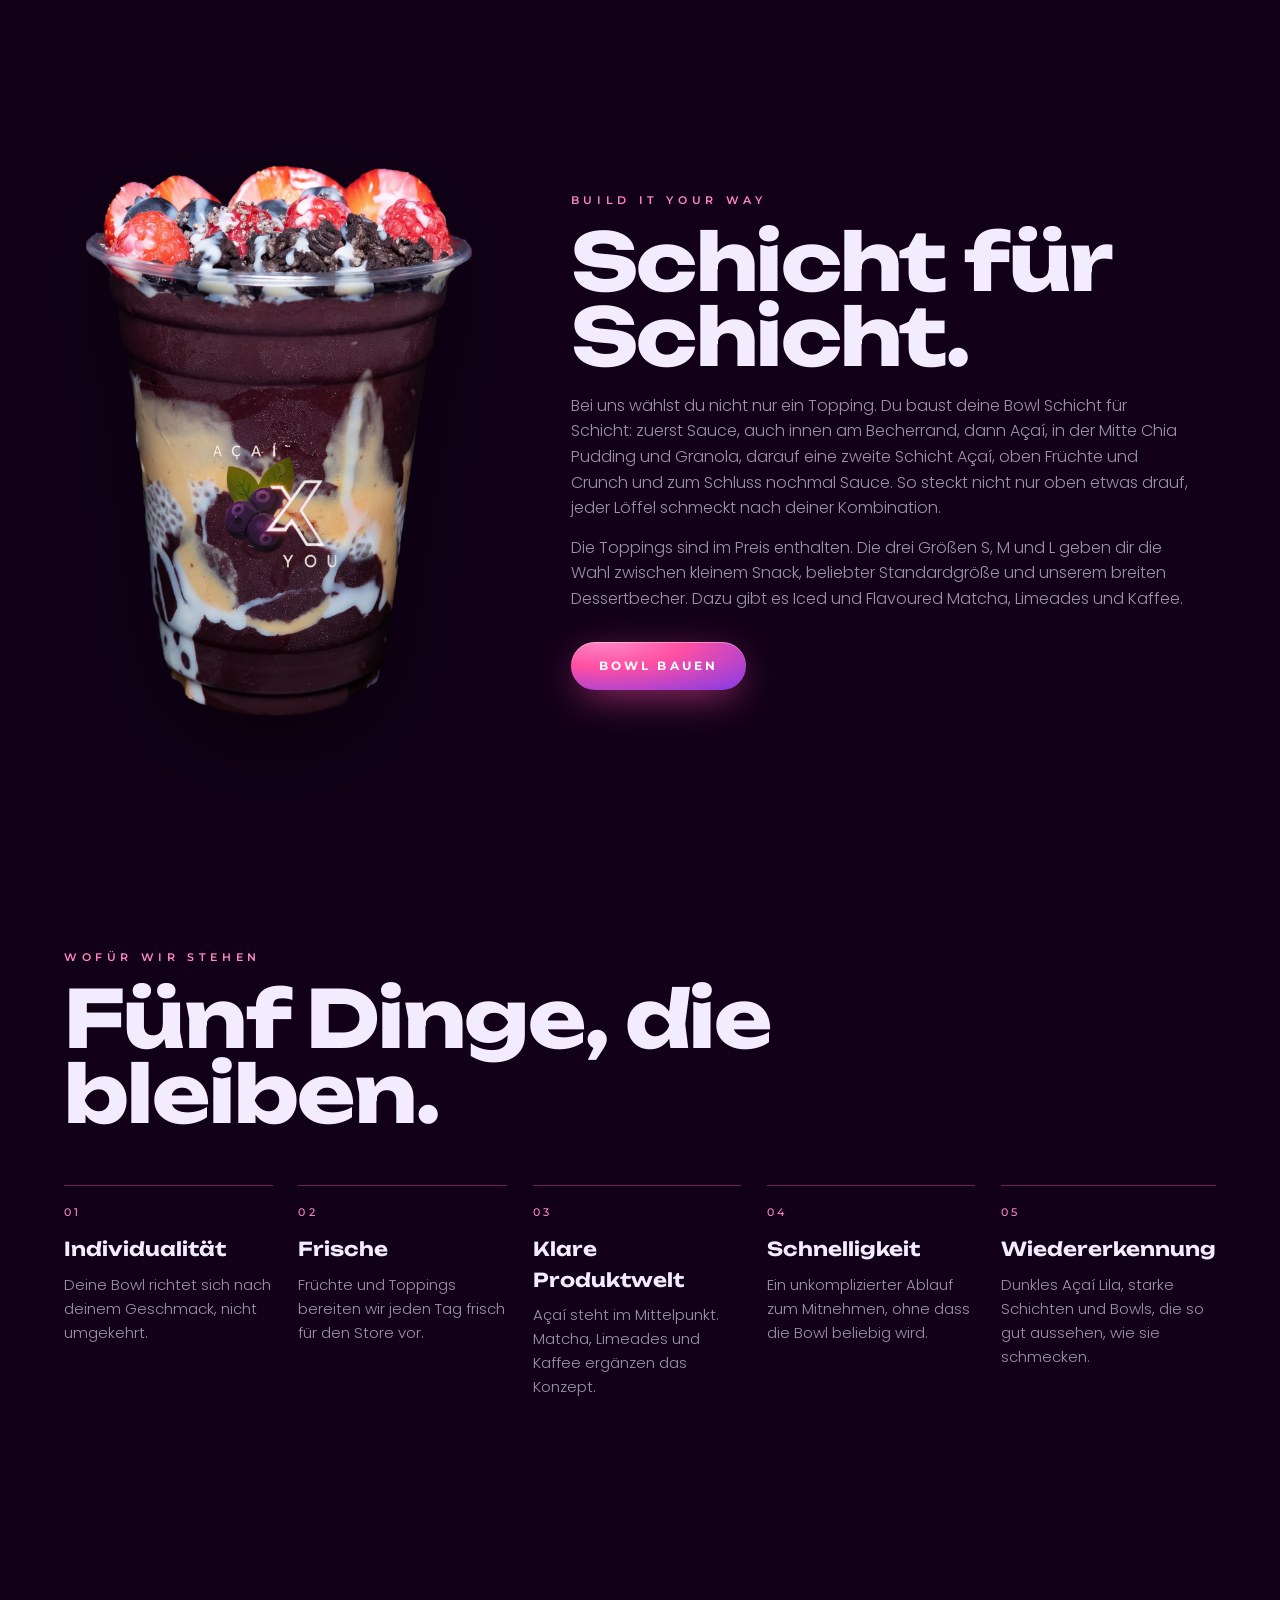
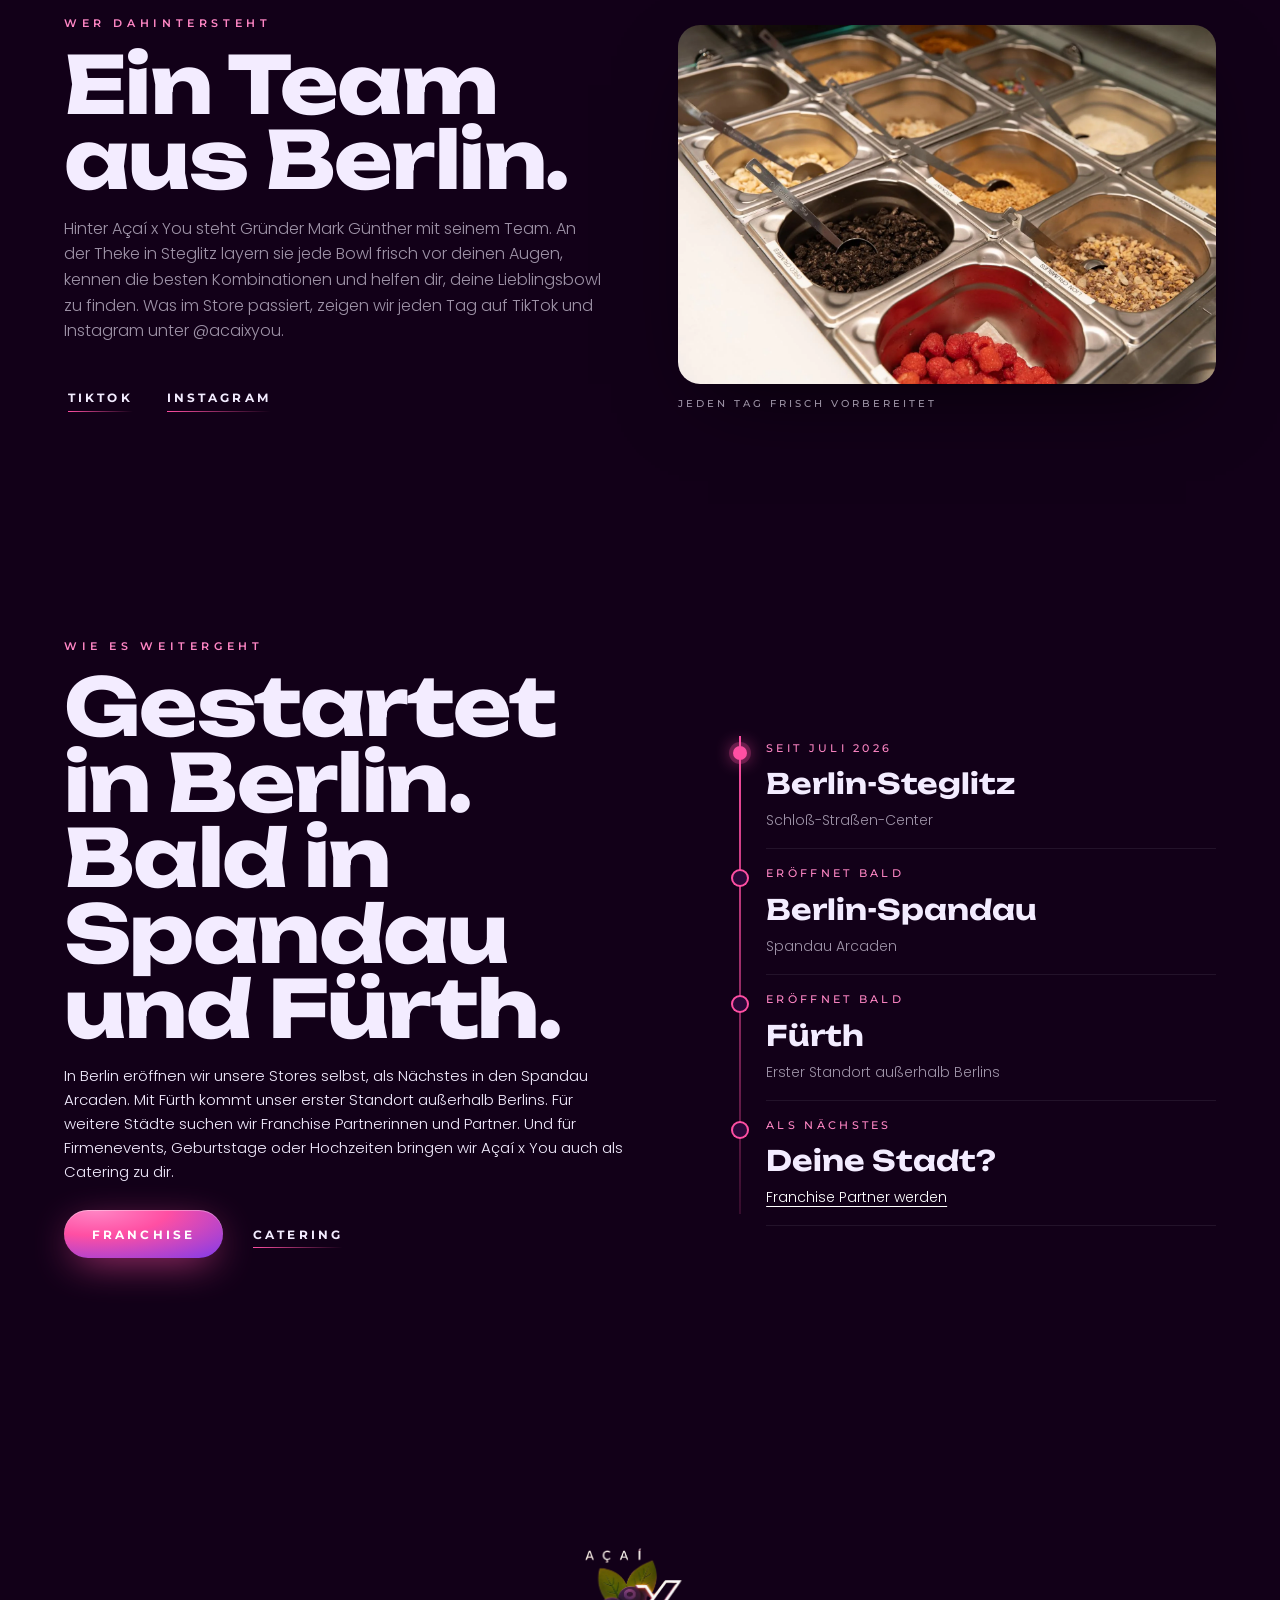
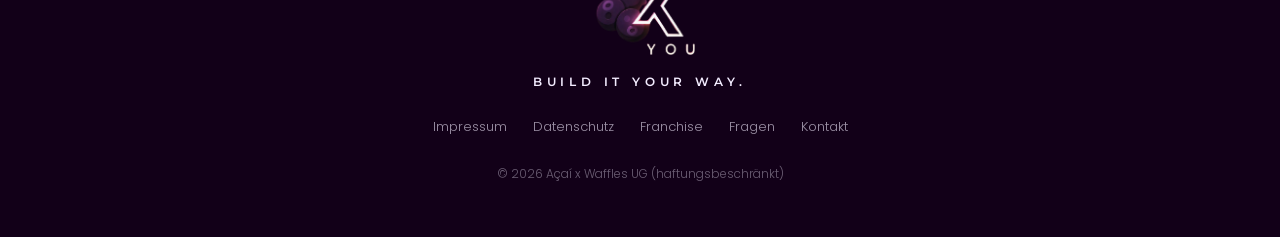
<file: ueber-uns.html>
<!doctype html>
<html lang="de">
<head>
  <meta name="robots" content="noindex, nofollow">
  <meta charset="utf-8">
  <meta name="viewport" content="width=device-width, initial-scale=1, viewport-fit=cover">
  <title>Über uns · Açaí x You, das Açaí Konzept aus Berlin</title>
  <meta name="description" content="Die Geschichte hinter Açaí x You: wie aus einer Frage ein Açaí Store in Berlin-Steglitz wurde, wofür wir stehen und wie es mit Spandau, Fürth und Franchise weitergeht.">
  <meta name="theme-color" content="#120018">
  <meta property="og:title" content="Über uns · Açaí x You">
  <meta property="og:description" content="Wie aus einer Frage ein Açaí Store in Berlin wurde. Build it YOUR way.">
  <meta property="og:image" content="https://nadercbz.github.io/acai-x-you-website/assets/og.jpg">
  <link rel="icon" href="assets/icon.png">
  <script type="module" crossorigin src="./assets/ueber-By9l0NuI.js"></script>
  <link rel="modulepreload" crossorigin href="./assets/data-ihkDEiBD.js">
  <link rel="modulepreload" crossorigin href="./assets/gemeinsam-CudwjxmY.js">
  <link rel="stylesheet" crossorigin href="./assets/data-mO9NrUJb.css">
</head>
<body class="seite">
  <div id="bg" aria-hidden="true"><canvas></canvas></div>
  <div class="korn" aria-hidden="true"></div>

  <header class="nav">
    <a class="nav-logo" href="index.html" aria-label="Açaí x You, zur Startseite"><img src="assets/logo.webp" alt="Açaí x You" width="84" height="84"></a>
    <nav class="nav-links" aria-label="Hauptmenü">
      <a href="index.html#groessen">Bowls</a>
      <a href="index.html#drinks">Drinks</a>
      <a href="index.html#kaffee">Kaffee</a>
      <a href="index.html#standort">Standorte</a>
      <a href="franchise.html">Franchise</a>
      <a href="ueber-uns.html" aria-current="page">Über uns</a>
    </nav>
    <div class="nav-rechts">
      <a class="nav-cta" href="index.html#lab">Bowl bauen</a>
      <button class="burger" aria-label="Menü öffnen" aria-expanded="false"><span></span><span></span></button>
    </div>
  </header>
  <div class="menu-mobil" hidden>
    <a href="index.html#groessen">Bowls</a>
    <a href="index.html#drinks">Drinks</a>
    <a href="index.html#kaffee">Kaffee</a>
    <a href="index.html#lab">Bowl Lab</a>
    <a href="index.html#standort">Standorte</a>
    <a href="franchise.html">Franchise</a>
    <a href="ueber-uns.html">Über uns</a>
    <a class="wolt" data-wolt target="_blank" rel="noopener">Auf Wolt bestellen</a>
  </div>

  <main class="ueber">
    <section class="ueber-held ebene-vorn">
      <p class="label">Über uns</p>
      <h1 class="neon-titel">Açaí is all about <em>YOU.</em></h1>
      <p class="ueber-lead">Açaí x You begann mit einer einfachen Frage: Wenn kein Geschmack genau gleich ist, warum sollten dann alle dieselbe Bowl bekommen?</p>
    </section>

    <section class="ueber-story ebene-vorn">
      <div class="ueber-text">
        <p class="label">Unsere Story</p>
        <h2>Von der Idee zum ersten Store.</h2>
        <p>Açaí hat Gründer Mark Günther schon vor Jahren in Brasilien kennengelernt. Im Frühjahr 2026 wurde daraus die Idee für einen eigenen Açaí Store in Berlin, bei dem nicht eine fertige Standardkombination im Mittelpunkt steht, sondern du.</p>
        <p>Aus dem ersten Gedanken wurde Schritt für Schritt ein klares Konzept: cremige Açaí Bowls, frei wählbare Toppings, moderne Drinks und ein schneller Ablauf zum Mitnehmen. Im Juli 2026 eröffnete der erste Açaí x You Store im Schloß-Straßen-Center am Walther-Schreiber-Platz in Berlin-Steglitz.</p>
        <p>Der Store ist kompakt, die Auswahl ist es nicht. Du entscheidest selbst, ob deine Bowl fruchtig, crunchy, schokoladig oder von allem etwas sein soll. Genau daraus ist unser Versprechen entstanden: Build it YOUR way.</p>
      </div>
      <figure class="ueber-bild">
        <img src="assets/laden/steglitz-front.webp" alt="Der erste Açaí x You Store im Schloß-Straßen-Center Berlin-Steglitz" loading="lazy">
        <figcaption>Unser erster Store, Schloß-Straßen-Center Berlin-Steglitz</figcaption>
      </figure>
    </section>

    <section class="ueber-weg ebene-vorn">
      <figure class="ueber-becher">
        <img src="assets/becher_sticker/echt-bowl-m.webp" alt="Echte Açaí x You Bowl M mit sichtbaren Schichten" loading="lazy">
      </figure>
      <div class="ueber-text">
        <p class="label">Build it YOUR way</p>
        <h2>Schicht für Schicht.</h2>
        <p>Bei uns wählst du nicht nur ein Topping. Du baust deine Bowl Schicht für Schicht: zuerst Sauce, auch innen am Becherrand, dann Açaí, in der Mitte Chia Pudding und Granola, darauf eine zweite Schicht Açaí, oben Früchte und Crunch und zum Schluss nochmal Sauce. So steckt nicht nur oben etwas drauf, jeder Löffel schmeckt nach deiner Kombination.</p>
        <p>Die Toppings sind im Preis enthalten. Die drei Größen S, M und L geben dir die Wahl zwischen kleinem Snack, beliebter Standardgröße und unserem breiten Dessertbecher. Dazu gibt es Iced und Flavoured Matcha, Limeades und Kaffee.</p>
        <div class="knoepfe"><a class="knopf knopf-voll magnet" href="index.html#lab">Bowl bauen</a></div>
      </div>
    </section>

    <section class="ueber-werte ebene-vorn">
      <div class="kopf"><p class="label">Wofür wir stehen</p><h2>Fünf Dinge, die bleiben.</h2></div>
      <ol class="werte">
        <li><b>Individualität</b><p>Deine Bowl richtet sich nach deinem Geschmack, nicht umgekehrt.</p></li>
        <li><b>Frische</b><p>Früchte und Toppings bereiten wir jeden Tag frisch für den Store vor.</p></li>
        <li><b>Klare Produktwelt</b><p>Açaí steht im Mittelpunkt. Matcha, Limeades und Kaffee ergänzen das Konzept.</p></li>
        <li><b>Schnelligkeit</b><p>Ein unkomplizierter Ablauf zum Mitnehmen, ohne dass die Bowl beliebig wird.</p></li>
        <li><b>Wiedererkennung</b><p>Dunkles Açaí Lila, starke Schichten und Bowls, die so gut aussehen, wie sie schmecken.</p></li>
      </ol>
    </section>

    <section class="ueber-team ebene-vorn">
      <div class="ueber-text">
        <p class="label">Wer dahintersteht</p>
        <h2>Ein Team aus Berlin.</h2>
        <p>Hinter Açaí x You steht Gründer Mark Günther mit seinem Team. An der Theke in Steglitz layern sie jede Bowl frisch vor deinen Augen, kennen die besten Kombinationen und helfen dir, deine Lieblingsbowl zu finden. Was im Store passiert, zeigen wir jeden Tag auf TikTok und Instagram unter @acaixyou.</p>
        <div class="knoepfe">
          <a class="knopf magnet" data-tiktok target="_blank" rel="noopener">TikTok</a>
          <a class="knopf magnet" data-insta target="_blank" rel="noopener">Instagram</a>
        </div>
      </div>
      <figure class="ueber-bild">
        <img src="assets/laden/steglitz-theke.webp" alt="Frische Toppings in der Theke: Granola, Crunch und Beeren" loading="lazy">
        <figcaption>Jeden Tag frisch vorbereitet</figcaption>
      </figure>
    </section>

    <section class="ueber-zukunft ebene-vorn">
      <div class="wachstum">
        <div class="kopf">
          <p class="label">Wie es weitergeht</p>
          <h2>Gestartet in Berlin. Bald in Spandau und Fürth.</h2>
          <p>In Berlin eröffnen wir unsere Stores selbst, als Nächstes in den Spandau Arcaden. Mit Fürth kommt unser erster Standort außerhalb Berlins. Für weitere Städte suchen wir Franchise Partnerinnen und Partner. Und für Firmenevents, Geburtstage oder Hochzeiten bringen wir Açaí x You auch als Catering zu dir.</p>
          <div class="knoepfe">
            <a class="knopf knopf-voll magnet" href="franchise.html">Franchise</a>
            <a class="knopf magnet" data-catering>Catering</a>
          </div>
        </div>
        <ol class="wachstum-weg"></ol>
      </div>
    </section>
  </main>

  <footer class="fuss ebene-vorn">
    <img src="assets/logo.webp" alt="Açaí x You" width="120" height="120">
    <p class="fuss-claim">Build it YOUR way.</p>
    <nav class="fuss-links" aria-label="Rechtliches">
      <a data-impressum>Impressum</a>
      <a data-datenschutz>Datenschutz</a>
      <a href="franchise.html">Franchise</a>
      <a href="index.html#faq">Fragen</a>
      <a data-mail>Kontakt</a>
    </nav>
    <p class="fuss-klein">© 2026 Açaí x Waffles UG (haftungsbeschränkt)</p>
  </footer>
  <div class="cursor" aria-hidden="true"></div>
</body>
</html>
</file>
<file: assets/data-mO9NrUJb.css>
@font-face{font-family:Unbounded Variable;font-style:normal;font-display:swap;font-weight:200 900;src:url(./unbounded-cyrillic-ext-wght-normal-2qyXmZWE.woff2)format("woff2-variations");unicode-range:U+460-52F,U+1C80-1C8A,U+20B4,U+2DE0-2DFF,U+A640-A69F,U+FE2E-FE2F}@font-face{font-family:Unbounded Variable;font-style:normal;font-display:swap;font-weight:200 900;src:url(./unbounded-cyrillic-wght-normal-C627f1f8.woff2)format("woff2-variations");unicode-range:U+301,U+400-45F,U+490-491,U+4B0-4B1,U+2116}@font-face{font-family:Unbounded Variable;font-style:normal;font-display:swap;font-weight:200 900;src:url(./unbounded-vietnamese-wght-normal-rat7GD3o.woff2)format("woff2-variations");unicode-range:U+102-103,U+110-111,U+128-129,U+168-169,U+1A0-1A1,U+1AF-1B0,U+300-301,U+303-304,U+308-309,U+323,U+329,U+1EA0-1EF9,U+20AB}@font-face{font-family:Unbounded Variable;font-style:normal;font-display:swap;font-weight:200 900;src:url(./unbounded-latin-ext-wght-normal-D6H-S6MW.woff2)format("woff2-variations");unicode-range:U+100-2BA,U+2BD-2C5,U+2C7-2CC,U+2CE-2D7,U+2DD-2FF,U+304,U+308,U+329,U+1D00-1DBF,U+1E00-1E9F,U+1EF2-1EFF,U+2020,U+20A0-20AB,U+20AD-20C0,U+2113,U+2C60-2C7F,U+A720-A7FF}@font-face{font-family:Unbounded Variable;font-style:normal;font-display:swap;font-weight:200 900;src:url(./unbounded-latin-wght-normal-D5afBTBx.woff2)format("woff2-variations");unicode-range:U+??,U+131,U+152-153,U+2BB-2BC,U+2C6,U+2DA,U+2DC,U+304,U+308,U+329,U+2000-206F,U+20AC,U+2122,U+2191,U+2193,U+2212,U+2215,U+FEFF,U+FFFD}@font-face{font-family:Montserrat;font-style:normal;font-display:swap;font-weight:500;src:url(./montserrat-cyrillic-ext-500-normal-11xBT7e1.woff2)format("woff2"),url(./montserrat-cyrillic-ext-500-normal-DOzfAZ45.woff)format("woff");unicode-range:U+460-52F,U+1C80-1C8A,U+20B4,U+2DE0-2DFF,U+A640-A69F,U+FE2E-FE2F}@font-face{font-family:Montserrat;font-style:normal;font-display:swap;font-weight:500;src:url(./montserrat-cyrillic-500-normal-T0SG181k.woff2)format("woff2"),url(./montserrat-cyrillic-500-normal-CyGtXmN9.woff)format("woff");unicode-range:U+301,U+400-45F,U+490-491,U+4B0-4B1,U+2116}@font-face{font-family:Montserrat;font-style:normal;font-display:swap;font-weight:500;src:url(./montserrat-vietnamese-500-normal-NT-t8RG1.woff2)format("woff2"),url(./montserrat-vietnamese-500-normal-DpeZlV_K.woff)format("woff");unicode-range:U+102-103,U+110-111,U+128-129,U+168-169,U+1A0-1A1,U+1AF-1B0,U+300-301,U+303-304,U+308-309,U+323,U+329,U+1EA0-1EF9,U+20AB}@font-face{font-family:Montserrat;font-style:normal;font-display:swap;font-weight:500;src:url(./montserrat-latin-ext-500-normal-BKtbrd6n.woff2)format("woff2"),url(./montserrat-latin-ext-500-normal-DWPqqZgs.woff)format("woff");unicode-range:U+100-2BA,U+2BD-2C5,U+2C7-2CC,U+2CE-2D7,U+2DD-2FF,U+304,U+308,U+329,U+1D00-1DBF,U+1E00-1E9F,U+1EF2-1EFF,U+2020,U+20A0-20AB,U+20AD-20C0,U+2113,U+2C60-2C7F,U+A720-A7FF}@font-face{font-family:Montserrat;font-style:normal;font-display:swap;font-weight:500;src:url(./montserrat-latin-500-normal-DRFEGfly.woff2)format("woff2"),url(./montserrat-latin-500-normal-Dok2oTci.woff)format("woff");unicode-range:U+??,U+131,U+152-153,U+2BB-2BC,U+2C6,U+2DA,U+2DC,U+304,U+308,U+329,U+2000-206F,U+20AC,U+2122,U+2191,U+2193,U+2212,U+2215,U+FEFF,U+FFFD}@font-face{font-family:Montserrat;font-style:normal;font-display:swap;font-weight:600;src:url(./montserrat-cyrillic-ext-600-normal-BtBW-rpm.woff2)format("woff2"),url(./montserrat-cyrillic-ext-600-normal-wReYPmz2.woff)format("woff");unicode-range:U+460-52F,U+1C80-1C8A,U+20B4,U+2DE0-2DFF,U+A640-A69F,U+FE2E-FE2F}@font-face{font-family:Montserrat;font-style:normal;font-display:swap;font-weight:600;src:url(./montserrat-cyrillic-600-normal-CQEPC0hM.woff2)format("woff2"),url(./montserrat-cyrillic-600-normal-DUglwBrH.woff)format("woff");unicode-range:U+301,U+400-45F,U+490-491,U+4B0-4B1,U+2116}@font-face{font-family:Montserrat;font-style:normal;font-display:swap;font-weight:600;src:url(./montserrat-vietnamese-600-normal-DKe6qT_E.woff2)format("woff2"),url(./montserrat-vietnamese-600-normal-SJ-HTWuM.woff)format("woff");unicode-range:U+102-103,U+110-111,U+128-129,U+168-169,U+1A0-1A1,U+1AF-1B0,U+300-301,U+303-304,U+308-309,U+323,U+329,U+1EA0-1EF9,U+20AB}@font-face{font-family:Montserrat;font-style:normal;font-display:swap;font-weight:600;src:url(./montserrat-latin-ext-600-normal-DSkTqI9L.woff2)format("woff2"),url(./montserrat-latin-ext-600-normal-CSDhkhgS.woff)format("woff");unicode-range:U+100-2BA,U+2BD-2C5,U+2C7-2CC,U+2CE-2D7,U+2DD-2FF,U+304,U+308,U+329,U+1D00-1DBF,U+1E00-1E9F,U+1EF2-1EFF,U+2020,U+20A0-20AB,U+20AD-20C0,U+2113,U+2C60-2C7F,U+A720-A7FF}@font-face{font-family:Montserrat;font-style:normal;font-display:swap;font-weight:600;src:url(./montserrat-latin-600-normal-UVxSCcoG.woff2)format("woff2"),url(./montserrat-latin-600-normal-CdhFl4lI.woff)format("woff");unicode-range:U+??,U+131,U+152-153,U+2BB-2BC,U+2C6,U+2DA,U+2DC,U+304,U+308,U+329,U+2000-206F,U+20AC,U+2122,U+2191,U+2193,U+2212,U+2215,U+FEFF,U+FFFD}@font-face{font-family:Montserrat;font-style:normal;font-display:swap;font-weight:700;src:url(./montserrat-cyrillic-ext-700-normal-MyDreaeu.woff2)format("woff2"),url(./montserrat-cyrillic-ext-700-normal-D-Mk2xRJ.woff)format("woff");unicode-range:U+460-52F,U+1C80-1C8A,U+20B4,U+2DE0-2DFF,U+A640-A69F,U+FE2E-FE2F}@font-face{font-family:Montserrat;font-style:normal;font-display:swap;font-weight:700;src:url(./montserrat-cyrillic-700-normal-D-Pqjtdp.woff2)format("woff2"),url(./montserrat-cyrillic-700-normal-BvLYcGP1.woff)format("woff");unicode-range:U+301,U+400-45F,U+490-491,U+4B0-4B1,U+2116}@font-face{font-family:Montserrat;font-style:normal;font-display:swap;font-weight:700;src:url(./montserrat-vietnamese-700-normal-C0x1De3p.woff2)format("woff2"),url(./montserrat-vietnamese-700-normal-DnwGT2D9.woff)format("woff");unicode-range:U+102-103,U+110-111,U+128-129,U+168-169,U+1A0-1A1,U+1AF-1B0,U+300-301,U+303-304,U+308-309,U+323,U+329,U+1EA0-1EF9,U+20AB}@font-face{font-family:Montserrat;font-style:normal;font-display:swap;font-weight:700;src:url(./montserrat-latin-ext-700-normal-BOP2Nhf0.woff2)format("woff2"),url(./montserrat-latin-ext-700-normal-DdDFr05Z.woff)format("woff");unicode-range:U+100-2BA,U+2BD-2C5,U+2C7-2CC,U+2CE-2D7,U+2DD-2FF,U+304,U+308,U+329,U+1D00-1DBF,U+1E00-1E9F,U+1EF2-1EFF,U+2020,U+20A0-20AB,U+20AD-20C0,U+2113,U+2C60-2C7F,U+A720-A7FF}@font-face{font-family:Montserrat;font-style:normal;font-display:swap;font-weight:700;src:url(./montserrat-latin-700-normal-BdjcYUrC.woff2)format("woff2"),url(./montserrat-latin-700-normal-BWkrl476.woff)format("woff");unicode-range:U+??,U+131,U+152-153,U+2BB-2BC,U+2C6,U+2DA,U+2DC,U+304,U+308,U+329,U+2000-206F,U+20AC,U+2122,U+2191,U+2193,U+2212,U+2215,U+FEFF,U+FFFD}@font-face{font-family:Poppins;font-style:normal;font-display:swap;font-weight:300;src:url(./poppins-devanagari-300-normal-D7nrgzLr.woff2)format("woff2"),url(./poppins-devanagari-300-normal-5EpgE5P1.woff)format("woff");unicode-range:U+900-97F,U+1CD0-1CF9,U+200C-200D,U+20A8,U+20B9,U+20F0,U+25CC,U+A830-A839,U+A8E0-A8FF,U+11B00-11B09}@font-face{font-family:Poppins;font-style:normal;font-display:swap;font-weight:300;src:url(./poppins-latin-ext-300-normal-Cirz0Guu.woff2)format("woff2"),url(./poppins-latin-ext-300-normal-nf6F73WS.woff)format("woff");unicode-range:U+100-2BA,U+2BD-2C5,U+2C7-2CC,U+2CE-2D7,U+2DD-2FF,U+304,U+308,U+329,U+1D00-1DBF,U+1E00-1E9F,U+1EF2-1EFF,U+2020,U+20A0-20AB,U+20AD-20C0,U+2113,U+2C60-2C7F,U+A720-A7FF}@font-face{font-family:Poppins;font-style:normal;font-display:swap;font-weight:300;src:url(./poppins-latin-300-normal-Dku2WoCh.woff2)format("woff2"),url(./poppins-latin-300-normal-DCNuMXUj.woff)format("woff");unicode-range:U+??,U+131,U+152-153,U+2BB-2BC,U+2C6,U+2DA,U+2DC,U+304,U+308,U+329,U+2000-206F,U+20AC,U+2122,U+2191,U+2193,U+2212,U+2215,U+FEFF,U+FFFD}@font-face{font-family:Poppins;font-style:normal;font-display:swap;font-weight:400;src:url(./poppins-devanagari-400-normal-CJDn6rn8.woff2)format("woff2"),url(./poppins-devanagari-400-normal-CqVvlrh5.woff)format("woff");unicode-range:U+900-97F,U+1CD0-1CF9,U+200C-200D,U+20A8,U+20B9,U+20F0,U+25CC,U+A830-A839,U+A8E0-A8FF,U+11B00-11B09}@font-face{font-family:Poppins;font-style:normal;font-display:swap;font-weight:400;src:url(./poppins-latin-ext-400-normal-by3JarPu.woff2)format("woff2"),url(./poppins-latin-ext-400-normal-DaBSavcJ.woff)format("woff");unicode-range:U+100-2BA,U+2BD-2C5,U+2C7-2CC,U+2CE-2D7,U+2DD-2FF,U+304,U+308,U+329,U+1D00-1DBF,U+1E00-1E9F,U+1EF2-1EFF,U+2020,U+20A0-20AB,U+20AD-20C0,U+2113,U+2C60-2C7F,U+A720-A7FF}@font-face{font-family:Poppins;font-style:normal;font-display:swap;font-weight:400;src:url(./poppins-latin-400-normal-cpxAROuN.woff2)format("woff2"),url(./poppins-latin-400-normal-BOb3E3N0.woff)format("woff");unicode-range:U+??,U+131,U+152-153,U+2BB-2BC,U+2C6,U+2DA,U+2DC,U+304,U+308,U+329,U+2000-206F,U+20AC,U+2122,U+2191,U+2193,U+2212,U+2215,U+FEFF,U+FFFD}@font-face{font-family:Poppins;font-style:normal;font-display:swap;font-weight:500;src:url(./poppins-devanagari-500-normal-BIdkeU1p.woff2)format("woff2"),url(./poppins-devanagari-500-normal-DMPDjHtT.woff)format("woff");unicode-range:U+900-97F,U+1CD0-1CF9,U+200C-200D,U+20A8,U+20B9,U+20F0,U+25CC,U+A830-A839,U+A8E0-A8FF,U+11B00-11B09}@font-face{font-family:Poppins;font-style:normal;font-display:swap;font-weight:500;src:url(./poppins-latin-ext-500-normal-CK-6C4Hw.woff2)format("woff2"),url(./poppins-latin-ext-500-normal-CgAe2rWW.woff)format("woff");unicode-range:U+100-2BA,U+2BD-2C5,U+2C7-2CC,U+2CE-2D7,U+2DD-2FF,U+304,U+308,U+329,U+1D00-1DBF,U+1E00-1E9F,U+1EF2-1EFF,U+2020,U+20A0-20AB,U+20AD-20C0,U+2113,U+2C60-2C7F,U+A720-A7FF}@font-face{font-family:Poppins;font-style:normal;font-display:swap;font-weight:500;src:url(./poppins-latin-500-normal-C8OXljZJ.woff2)format("woff2"),url(./poppins-latin-500-normal-DGXqpDMm.woff)format("woff");unicode-range:U+??,U+131,U+152-153,U+2BB-2BC,U+2C6,U+2DA,U+2DC,U+304,U+308,U+329,U+2000-206F,U+20AC,U+2122,U+2191,U+2193,U+2212,U+2215,U+FEFF,U+FFFD}:root{--nacht:#120018;--acai:#2a0738;--pflaume:#2a1149;--violett:#7c3aed;--lila:#a855f7;--pink:#ff4fa3;--pink-hell:#ff86c5;--flieder:#e9dcfb;--nebel:#f3ecff;--blatt:#9be15d;--text:#f3ecff;--leise:#f3ecff9e;--display:"Unbounded Variable", "Unbounded", sans-serif;--breit:"Montserrat", sans-serif;--body:"Poppins", sans-serif;--rand:clamp(20px, 5vw, 72px);--ease:cubic-bezier(.22, 1, .36, 1)}*{box-sizing:border-box;margin:0;padding:0}[hidden]{display:none!important}html{-webkit-text-size-adjust:100%}html.lenis,html.lenis body{height:auto}.lenis.lenis-smooth{scroll-behavior:auto!important}body{background:var(--nacht);color:var(--text);font-family:var(--body);-webkit-font-smoothing:antialiased;font-size:clamp(15px,1.05vw,18px);font-weight:300;line-height:1.6;overflow-x:hidden}img{max-width:100%;display:block}a{color:inherit;text-decoration:none}button{font:inherit;color:inherit;cursor:pointer;background:0 0;border:0}::selection{background:var(--pink);color:var(--nacht)}#bg{z-index:0;pointer-events:none;background:#2c0a3e;width:100vw;height:100vh;position:fixed;inset:0}#bg canvas{width:100%;height:100%}.korn{z-index:5;pointer-events:none;opacity:.07;mix-blend-mode:overlay;background-image:url("data:image/svg+xml,%3Csvg xmlns='http://www.w3.org/2000/svg' width='160' height='160'%3E%3Cfilter id='n'%3E%3CfeTurbulence type='fractalNoise' baseFrequency='.9' numOctaves='3' stitchTiles='stitch'/%3E%3C/filter%3E%3Crect width='100%25' height='100%25' filter='url(%23n)'/%3E%3C/svg%3E");animation:1.2s steps(6,end) infinite korn;position:fixed;inset:-50%}@keyframes korn{0%{transform:translate(0)}33%{transform:translate(-3%,2%)}66%{transform:translate(2%,-3%)}to{transform:translate(0)}}.ebene-hinten{z-index:1;position:relative}.ebene-vorn{z-index:3;position:relative}main>section{position:relative}#schichten,#signatures{z-index:3}[data-cup],[data-lab]{position:relative}.cup-ersatz{object-fit:contain;object-position:center bottom;width:100%;height:100%;position:absolute;inset:0}.label{font-family:var(--breit);letter-spacing:.42em;text-transform:uppercase;color:var(--pink-hell);font-size:11px;font-weight:600}h1,h2,h3{font-family:var(--display);letter-spacing:-.02em;font-weight:750;line-height:.95}h2{margin:14px 0 18px;font-size:clamp(38px,6.2vw,104px)}h3{font-size:clamp(24px,2.4vw,38px)}em{font-style:normal}.neon-titel em,h2 em{color:#fff;text-shadow:0 0 6px #fff, 0 0 18px var(--pink), 0 0 42px var(--pink), 0 0 90px #ff4fa399}.kopf{max-width:760px;margin-bottom:clamp(36px,6vh,72px)}.kopf p:last-child{color:var(--leise);max-width:520px}.knoepfe{flex-wrap:wrap;align-items:center;gap:14px 26px;margin-top:30px;display:flex}.knopf{min-height:48px;font-family:var(--breit);letter-spacing:.26em;text-transform:uppercase;transition:color .3s var(--ease);align-items:center;gap:10px;padding:0 4px;font-size:12px;font-weight:700;display:inline-flex;position:relative}.knopf:after{content:"";background:linear-gradient(90deg, var(--pink), transparent);transform-origin:0;height:1px;transition:transform .5s var(--ease);position:absolute;bottom:10px;left:4px;right:4px}.knopf:hover:after{transform:scaleX(1.25)}.knopf-voll{color:#fff;background:radial-gradient(120% 140% at 20% 0,#ff86c5 0%,#ff4fa3 38%,#7c3aed 100%);border-radius:999px;padding:0 28px;box-shadow:0 10px 40px -10px #ff4fa3cc,inset 0 1px #ffffff59}.knopf-voll:after{display:none}.knopf-voll:hover{box-shadow:0 14px 60px -8px #ff4fa3,inset 0 1px #ffffff73}.nav{z-index:20;padding:max(14px, env(safe-area-inset-top)) var(--rand) 14px;pointer-events:none;justify-content:space-between;align-items:center;display:flex;position:fixed;top:0;left:0;right:0}.nav:before{content:"";z-index:-1;opacity:0;background:linear-gradient(#120018bf,#0000);transition:opacity .5s;position:absolute;inset:0 0 -40px}.nav.unten:before{opacity:1}.nav>*{pointer-events:auto}.nav-logo img{object-fit:contain;width:84px;height:84px}.nav-links{white-space:nowrap;gap:clamp(20px,2.4vw,44px);display:flex}@media (width<=1240px){.nav-rechts .status{display:none}}.nav-links a,.nav-cta{font-family:var(--breit);letter-spacing:.22em;text-transform:uppercase;opacity:.88;font-size:clamp(14px,1.05vw,17px);font-weight:600;transition:opacity .3s,color .3s}.nav-links a:hover{opacity:1;color:var(--pink-hell)}.nav-rechts{align-items:center;gap:26px;display:flex}.nav-cta{opacity:1;color:#fff;text-shadow:0 0 14px var(--pink)}.status{font-family:var(--breit);letter-spacing:.18em;text-transform:uppercase;color:var(--leise);align-items:center;gap:8px;font-size:13px;display:inline-flex}.status i{background:#777;border-radius:50%;width:8px;height:8px}.status.offen i{background:var(--blatt);box-shadow:0 0 10px var(--blatt);animation:2s infinite puls}@keyframes puls{50%{box-shadow:0 0 2px var(--blatt)}}.burger{width:44px;height:44px;display:none;position:relative}.burger span{height:2px;transition:transform .4s var(--ease);background:#fff;position:absolute;left:10px;right:10px}.burger span:first-child{top:17px}.burger span:last-child{top:25px}.burger[aria-expanded=true] span:first-child{transform:translateY(4px)rotate(45deg)}.burger[aria-expanded=true] span:last-child{transform:translateY(-4px)rotate(-45deg)}.menu-mobil{z-index:19;padding:0 var(--rand);-webkit-backdrop-filter:blur(10px);backdrop-filter:blur(10px);background:radial-gradient(80% 60% at 70% 20%,#7c3aed66,#0000),#120018f5;flex-direction:column;justify-content:center;gap:6px;display:flex;position:fixed;inset:0}.menu-mobil a{font-family:var(--display);padding:6px 0;font-size:clamp(30px,9vw,54px);font-weight:700}.menu-mobil .wolt{font-family:var(--breit);letter-spacing:.3em;text-transform:uppercase;color:var(--pink-hell);margin-top:20px;font-size:13px}#hero{z-index:3;height:240svh;position:relative}.amazon-buehne{height:100svh;position:sticky;top:0;overflow:hidden}.amazon-video{object-fit:cover;object-position:72% 50%;transform-origin:66% 60%;width:100%;height:100%;position:absolute;inset:0;-webkit-mask-image:linear-gradient(#000 90%,#0000);mask-image:linear-gradient(#000 90%,#0000)}.amazon-schleier{pointer-events:none;background:linear-gradient(90deg,#120018b8,#12001880 30%,#12001800 58%),linear-gradient(#12001873,#12001800 16%);position:absolute;inset:0}.amazon-text{left:var(--rand);position:absolute;top:44%;transform:translateY(-50%)}.amazon-text .label{margin-bottom:1.2vw}.amazon-text h1{letter-spacing:-.02em;text-shadow:0 .03em .28em #1200189e;font-weight:750;line-height:1.02}.az-reihe{white-space:nowrap;margin:-.2em 0 -.26em;padding:.2em .3em .26em 0;display:block;overflow:hidden}.az-zeile,.az-b{will-change:transform;display:inline-block}.az-klein{font-size:min(3.35vw,7.5svh)}.az-gross{font-size:min(7.05vw,15.6svh);line-height:1.08}.az-claim{font-family:var(--display);letter-spacing:-.02em;text-shadow:0 .03em .28em #1200189e;margin-top:min(2.4vw,5svh);font-size:min(2.45vw,5.4svh);font-weight:750;line-height:1}.az-claim em{color:#fff;--neon:1;font-style:normal;position:relative}.az-claim em:after{content:attr(data-t);color:#fff;opacity:var(--neon);pointer-events:none;text-shadow:0 0 .06em #fff, 0 0 .18em var(--pink), 0 0 .42em var(--pink), 0 0 .9em #ff4fa399;position:absolute;top:0;left:0}.amazon-aktion{left:var(--rand);position:absolute;bottom:clamp(24px,8svh,90px)}.hero-unter{color:#f3ecffd1;text-shadow:0 1px 14px #120018b3;font-size:clamp(15px,1.2vw,19px)}@media (height<=560px){.hero-unter,.amazon-text .label{display:none}.amazon-aktion .knoepfe{margin-top:0}.amazon-text{top:58%}.az-klein{font-size:min(3.35vw,6.5svh)}.az-gross{font-size:min(7.05vw,13svh)}.az-claim{margin-top:3.5svh;font-size:min(2.45vw,4.8svh)}}@media (aspect-ratio<=1){#hero{height:200svh}.amazon-video{object-position:50% 60%;transform-origin:50% 70%;height:58svh;inset:auto 0 70px;-webkit-mask-image:linear-gradient(#0000,#000 16% 88%,#0000);mask-image:linear-gradient(#0000,#000 16% 88%,#0000)}.amazon-schleier{display:none}.amazon-text{top:max(13svh,84px);right:var(--rand);transform:none}.amazon-text .label{display:none}.az-klein{font-size:min(8.2vw,4.6svh)}.az-gross{font-size:min(16.4vw,9.4svh)}.az-claim{margin-top:2.2svh;font-size:min(6.4vw,3.2svh)}.amazon-aktion{right:var(--rand);bottom:max(12px,1.6svh)}.hero-unter{display:none}.amazon-aktion .knoepfe{flex-wrap:nowrap;justify-content:space-between;gap:12px;margin-top:0}.amazon-aktion .knopf{white-space:nowrap}}@media (aspect-ratio<=1) and (width>=601px){.amazon-video{object-position:100% 60%}}@media (width<=480px){.amazon-aktion .knopf{letter-spacing:.16em;font-size:10px}}@media (width<=340px){.amazon-aktion .knopf:not(.knopf-voll){display:none}}@media (prefers-reduced-motion:reduce){#hero{height:100svh}}.scroll-hinweis{right:var(--rand);writing-mode:vertical-rl;font-family:var(--breit);letter-spacing:.5em;text-transform:uppercase;color:var(--leise);align-items:center;gap:14px;font-size:10px;display:flex;position:absolute;bottom:clamp(32px,8svh,90px)}.scroll-hinweis span{background:linear-gradient(var(--pink), transparent);width:1px;height:70px;animation:tropfen 2s var(--ease) infinite;transform-origin:top}@keyframes tropfen{0%{transform:scaleY(0)}60%{opacity:1;transform:scaleY(1)}to{opacity:0;transform:scaleY(1)}}#manifest{padding:26svh var(--rand) 18svh}.manifest-text{font-family:var(--display);letter-spacing:-.02em;max-width:15em;font-size:clamp(32px,5.6vw,92px);font-weight:600;line-height:1.04}.manifest-text .wort{opacity:.13;display:inline-block}.versprechen{grid-template-columns:repeat(3,1fr);gap:clamp(26px,4vw,70px);margin-top:16svh;display:grid}.versprechen b{font-family:var(--display);background:linear-gradient(160deg, #fff 10%, var(--pink-hell) 45%, var(--lila));color:#0000;-webkit-background-clip:text;background-clip:text;font-size:clamp(64px,9vw,150px);font-weight:800;line-height:1}.versprechen span{font-family:var(--display);color:var(--pink-hell);margin-left:8px;font-size:clamp(18px,2vw,30px);font-weight:600}.versprechen p{color:var(--leise);max-width:280px;margin-top:14px}#schichten{height:100svh}.schichten-buehne{height:100svh;position:relative;overflow:hidden}.schichten-kopf{left:var(--rand);z-index:4;max-width:420px;position:absolute;top:15svh}.schichten-kopf p:last-child{color:var(--leise)}.schichten-becher{aspect-ratio:1294/1800;height:62svh;position:absolute;bottom:3svh;left:58%;transform:translate(-50%)}.schichten-becher>img{object-fit:contain;filter:drop-shadow(0 30px 40px #00000073);width:100%;height:100%}.schichten-glanz{opacity:0;pointer-events:none;mix-blend-mode:screen;background:radial-gradient(50% 50%,#ff86c58c,#ff4fa326 55%,#0000 75%);height:10%;position:absolute;top:50%;left:6%;right:6%}.schichten-zutaten{pointer-events:none;position:absolute;inset:0}.zutat{will-change:transform;width:16%;position:absolute;transform:translate(-50%,-50%)}.zutat img{filter:drop-shadow(0 14px 16px #00000080);width:100%;height:auto;animation:3.4s ease-in-out infinite alternate schweben;animation-delay:var(--d,0s);display:block}@keyframes schweben{0%{transform:translateY(-6px)rotate(-3deg)}to{transform:translateY(8px)rotate(3deg)}}#tiktok{padding:6svh 0 12svh;overflow:hidden}.tt-kopf{padding:0 var(--rand)}.tt-profil{color:var(--pink-hell);border-bottom:1px solid;text-decoration:none}.tt-reihe{width:max-content;padding:0 var(--rand) 56px;will-change:transform;align-items:flex-start;gap:clamp(12px,1.4vw,22px);display:flex}.tt-karte{aspect-ratio:9/16;width:clamp(170px,16vw,250px);transition:transform .6s var(--ease), box-shadow .6s var(--ease);background:#1a0526;border-radius:22px;flex:none;display:block;position:relative;overflow:hidden;box-shadow:0 30px 60px -24px #000000b3}.tt-karte:nth-child(2n){margin-top:56px}.tt-karte video{object-fit:cover;width:100%;height:100%;display:block}.tt-karte:after{content:"";pointer-events:none;background:linear-gradient(#0000,#120018d9);position:absolute;inset:45% 0 0}.tt-info{z-index:1;color:#fff;font-size:13px;line-height:1.35;position:absolute;bottom:14px;left:14px;right:14px}.tt-info b{font-family:var(--breit);letter-spacing:.24em;text-transform:uppercase;color:var(--pink-hell);margin-bottom:6px;font-size:10px;font-weight:600;display:block}.tt-karte:hover{transform:translateY(-10px)rotate(-1.2deg);box-shadow:0 40px 70px -24px #ff4fa359}.schichten-labels{pointer-events:none;list-style:none;position:absolute;inset:0}.schichten-labels li{opacity:0;white-space:nowrap;align-items:center;gap:12px;display:flex;position:absolute;left:96%;transform:translateY(-50%)}.schichten-labels li i{background:linear-gradient(90deg, var(--pink), transparent);width:54px;height:1px}.schichten-labels li.links{flex-direction:row-reverse;left:auto;right:96%}.schichten-labels li.links i{background:linear-gradient(270deg, var(--pink), transparent)}.schichten-labels b{font-family:var(--display);font-size:clamp(16px,1.6vw,26px);font-weight:650}.schichten-labels small{font-family:var(--breit);letter-spacing:.32em;text-transform:uppercase;color:var(--pink-hell);font-size:10px;display:block}.foto-becher .cup-ersatz.foto{top:auto;bottom:0}.foto-becher{transition:transform .6s var(--ease);position:relative}.foto-becher:after{content:"";z-index:-1;height:7%;transition:transform .6s var(--ease), opacity .6s;background:radial-gradient(closest-side,#0000008c,#0000);border-radius:50%;position:absolute;bottom:-2%;left:18%;right:18%}.foto-becher .cup-ersatz{filter:drop-shadow(0 18px 30px #00000059)}.groesse:hover .foto-becher,.kaffee:hover .foto-becher{transform:translateY(-12px)}.groesse:hover .foto-becher:after,.kaffee:hover .foto-becher:after{opacity:.7;transform:scale(.85)}#groessen{padding:18svh var(--rand) 12svh}.groessen-reihe{grid-template-columns:repeat(3,1fr);align-items:end;gap:clamp(10px,3vw,60px);display:grid}.groesse{text-align:center;cursor:pointer}.groesse .g-becher{height:clamp(300px,54svh,620px)}.groesse h3{margin-top:14px;font-size:clamp(56px,7vw,120px);line-height:1}.groesse .g-ml{font-family:var(--breit);letter-spacing:.34em;text-transform:uppercase;color:var(--leise);font-size:11px}.groesse .g-preis{font-family:var(--display);margin:10px 0 6px;font-size:clamp(20px,2vw,30px);font-weight:600}.groesse p{color:var(--leise);max-width:300px;margin:0 auto;font-size:14px}.groesse.beliebt .g-ml:after{content:" · Beliebt";color:var(--pink-hell);text-shadow:0 0 10px var(--pink)}#signatures{height:100svh}.sig-pin{height:100svh;position:relative;overflow:hidden}.sig-kopf{top:13svh;left:var(--rand);position:absolute}.sig-kopf h2{font-size:clamp(30px,4vw,64px)}.sig-track{will-change:transform;width:400vw;display:flex;position:absolute;inset:0}.sig-panel{width:100vw;height:100svh;padding:0 var(--rand);grid-template-columns:1fr 1fr;align-items:center;display:grid}.sig-becher{height:74svh;margin-top:12svh}.sig-text{z-index:3;max-width:560px;position:relative}.sig-nr{font-family:var(--breit);letter-spacing:.4em;color:var(--pink-hell);font-size:11px}.sig-text h3{margin:14px 0 10px;font-size:clamp(44px,6.4vw,110px);line-height:.92}.sig-claim{color:var(--nebel);font-size:clamp(17px,1.4vw,22px)}.sig-zutaten{font-family:var(--breit);letter-spacing:.18em;text-transform:uppercase;color:var(--leise);flex-wrap:wrap;gap:6px 16px;margin:22px 0 26px;font-size:12px;display:flex}.sig-zutaten span{display:inline-block}.sig-zutaten span:before{content:"✦ ";color:var(--pink)}.sig-preis{font-family:var(--display);font-size:clamp(24px,2.4vw,36px);font-weight:650}.sig-punkte{bottom:7svh;left:var(--rand);gap:10px;display:flex;position:absolute}.sig-punkte i{background:#fff3;width:26px;height:2px;transition:background .4s,width .4s}.sig-punkte i.an{background:var(--pink);width:52px;box-shadow:0 0 10px var(--pink)}#drinks{padding:18svh var(--rand) 12svh}.drink-reihe{grid-template-columns:1fr 1fr;gap:clamp(30px,5vw,90px);display:grid}.drink{grid-template-columns:minmax(0,1fr) minmax(0,1.05fr);align-items:center;gap:10px;display:grid}.drink-becher{height:clamp(340px,60svh,640px);position:relative}.video-becher{filter:drop-shadow(0 30px 40px #00000073);max-width:100%;height:100%;position:absolute;bottom:0;left:50%;transform:translate(-50%)}.video-becher img{object-fit:fill;width:100%;height:100%;display:block}.video-becher video{object-fit:fill;width:100%;height:100%;display:block;-webkit-mask-size:100% 100%;mask-size:100% 100%;-webkit-mask-repeat:no-repeat;mask-repeat:no-repeat}.video-druck{aspect-ratio:1;pointer-events:none;opacity:.96;background-position:50%;background-repeat:no-repeat;background-size:contain;position:absolute}.drink-preis{font-family:var(--display);margin:10px 0 18px;font-size:clamp(16px,1.3vw,20px);font-weight:600}.sorten{flex-direction:column;align-items:flex-start;gap:2px;display:flex}.sorte{min-height:40px;font-family:var(--breit);letter-spacing:.2em;text-transform:uppercase;color:var(--leise);transition:color .3s, transform .4s var(--ease);align-items:center;gap:12px;font-size:12px;font-weight:600;display:inline-flex}.sorte i{background:var(--f);width:14px;height:14px;box-shadow:0 0 0 0 var(--f);border-radius:50%;transition:box-shadow .4s}.sorte:hover{color:#fff;transform:translate(4px)}.sorte[aria-checked=true]{color:#fff}.sorte[aria-checked=true] i{box-shadow:0 0 0 5px #ffffff14, 0 0 18px var(--f)}.drink-milch{color:var(--leise);margin-top:16px;font-size:14px}#kaffee{padding:16svh var(--rand) 12svh}.kaffee-reihe{grid-template-columns:repeat(6,1fr);gap:clamp(8px,1.6vw,28px);display:grid}.kaffee{text-align:center;cursor:pointer}.kaffee .k-becher{height:clamp(200px,30svh,340px)}.kaffee h3{letter-spacing:-.01em;margin-top:16px;font-size:clamp(15px,1.3vw,20px)}.kaffee p{font-family:var(--breit);letter-spacing:.2em;color:var(--pink-hell);margin-top:6px;font-size:12px}.eis-hinweis{grid-template-columns:minmax(0,1fr) minmax(0,1.05fr);align-items:center;gap:10px;margin-top:12svh;display:grid}.eis-becher{height:clamp(340px,60svh,640px);position:relative}.eis-hinweis p{color:var(--leise);max-width:16ch;font-size:clamp(22px,2.4vw,38px);line-height:1.25}.eis-hinweis b{color:#fff;font-weight:500}#lab{padding:16svh var(--rand) 14svh}.lab{grid-template-columns:minmax(0,.9fr) minmax(0,1.1fr);align-items:start;gap:clamp(20px,4vw,70px);display:grid}.lab-buehne{flex-direction:column;align-items:center;display:flex;position:sticky;top:12svh}.lab-becher{cursor:grab;touch-action:pan-y;outline:none;width:100%;height:clamp(380px,66svh,720px)}.lab-becher:active{cursor:grabbing}.lab-canvas{width:100%;height:100%;display:block;position:absolute;inset:0}.lab-becher:before{content:"";opacity:0;pointer-events:none;background:radial-gradient(closest-side,#ff4fa32e,#0000 70%);border-radius:50%;transition:opacity .4s;position:absolute;inset:8% 10% 2%}.lab-becher.ziel:before{opacity:1}.lab-becher.drueber:before{opacity:1;background:radial-gradient(closest-side,#ff4fa361,#0000 72%)}.geist{z-index:90;pointer-events:none;filter:drop-shadow(0 16px 24px #00000080);border-radius:50%;width:90px;height:90px;position:fixed;top:0;left:0}.flug{z-index:90;pointer-events:none;border-radius:50%;position:fixed}.panel-hinweis{color:var(--leise);margin:-8px 0 18px;font-size:14px}.wahl{touch-action:pan-y;-webkit-user-select:none;user-select:none}.wahl img{-webkit-user-drag:none}.lab-dreh{font-family:var(--breit);letter-spacing:.32em;text-transform:uppercase;color:var(--leise);margin-top:8px;font-size:10px}.lab-name{text-align:center;margin-top:18px}.lab-name strong{font-family:var(--display);text-shadow:0 0 30px #ff4fa380;margin-top:6px;font-size:clamp(24px,2.6vw,42px);font-weight:700;display:block}.lab-schritte{flex-wrap:wrap;gap:4px 22px;margin-bottom:26px;list-style:none;display:flex}.lab-schritte button{min-height:44px;font-family:var(--breit);letter-spacing:.24em;text-transform:uppercase;color:var(--leise);font-size:11px;font-weight:600;transition:color .3s;position:relative}.lab-schritte button b{color:var(--pink-hell);margin-right:8px}.lab-schritte button[aria-selected=true]{color:#fff}.lab-schritte button[aria-selected=true]:after{content:"";background:var(--pink);height:2px;box-shadow:0 0 10px var(--pink);position:absolute;bottom:6px;left:0;right:0}.lab-panel{min-height:380px}.panel-kopf{flex-wrap:wrap;justify-content:space-between;align-items:baseline;gap:6px 14px;margin-bottom:18px;display:flex}.panel-kopf h3{font-size:clamp(26px,2.6vw,40px)}.panel-kopf span{font-family:var(--breit);letter-spacing:.2em;color:var(--pink-hell);white-space:nowrap;font-size:12px}.wahl-gitter{grid-template-columns:repeat(auto-fill,minmax(96px,1fr));gap:18px 10px;display:grid}.wahl{text-align:center;color:var(--leise);flex-direction:column;align-items:center;gap:8px;font-size:12px;line-height:1.25;transition:color .3s;display:flex}.wahl img{width:82px;height:82px;transition:transform .5s var(--ease), box-shadow .4s, filter .4s;filter:saturate(.85)brightness(.92);border-radius:50%}.wahl:hover img{filter:none;transform:translateY(-4px)rotate(-6deg)}.wahl[aria-pressed=true]{color:#fff}.wahl[aria-pressed=true] img{filter:none;box-shadow:0 0 0 3px var(--nacht), 0 0 0 5px var(--pink), 0 0 28px #ff4fa3b3;transform:scale(1.06)}.wahl[disabled]{opacity:.35;cursor:not-allowed}.wahl-groesse{grid-template-columns:repeat(3,1fr);gap:12px;display:grid}.wahl-groesse button{text-align:left;padding:18px 4px;position:relative}.wahl-groesse b{font-family:var(--display);color:var(--leise);font-size:clamp(42px,4.6vw,72px);line-height:1;transition:color .3s,text-shadow .3s;display:block}.wahl-groesse span{font-family:var(--breit);letter-spacing:.16em;text-transform:uppercase;color:var(--leise);white-space:nowrap;font-size:10px;display:block}.wahl-groesse button[aria-pressed=true] b{color:#fff;text-shadow:0 0 24px var(--pink)}.lab-fuss{flex-wrap:wrap;justify-content:space-between;align-items:center;gap:16px;margin-top:30px;display:flex}.lab-preis{text-align:center}.lab-preis span{font-family:var(--breit);letter-spacing:.3em;text-transform:uppercase;color:var(--leise);font-size:10px;display:block}.lab-preis b{font-family:var(--display);font-size:clamp(24px,2.2vw,34px);font-weight:700}.fertig{gap:22px;display:grid}.fertig-code{font-family:var(--display);letter-spacing:.04em;color:#fff;text-shadow:0 0 30px #ff4fa3b3;font-size:clamp(34px,4.4vw,66px);font-weight:800}.fertig-liste{color:var(--leise);flex-wrap:wrap;gap:6px 18px;font-size:14px;display:flex}.fertig-liste span:before{content:"✦ ";color:var(--pink)}.fertig-aktionen{flex-wrap:wrap;gap:6px 24px;display:flex}.favoriten{flex-wrap:wrap;gap:8px 20px;display:flex}.favoriten button{color:var(--leise);text-underline-offset:4px;min-height:36px;font-size:13px;-webkit-text-decoration:underline #ff4fa380;text-decoration:underline #ff4fa380}.lab-overlay{z-index:60;text-align:center;padding:var(--rand);background:radial-gradient(70% 60% at 50% 40%,#3b0f55,#120018 75%);place-items:center;display:grid;position:fixed;inset:0}.lab-overlay .code{font-family:var(--display);letter-spacing:.04em;text-shadow:0 0 40px var(--pink);font-size:clamp(44px,12vw,140px);font-weight:800}.lab-overlay ul{max-width:640px;margin:24px auto;font-size:clamp(16px,2.4vw,24px);list-style:none}.lab-overlay ul li{padding:2px 0}.lab-overlay ul li b{color:var(--pink-hell);font-weight:500;font-family:var(--breit);letter-spacing:.3em;text-transform:uppercase;margin-right:10px;font-size:.6em}.toast{z-index:70;-webkit-backdrop-filter:blur(8px);backdrop-filter:blur(8px);box-shadow:0 10px 40px -10px var(--pink);background:#2a0738eb;border-radius:999px;padding:12px 22px;font-size:14px;position:fixed;bottom:30px;left:50%;transform:translate(-50%)}#wachstum{padding:16svh var(--rand) 4svh}.wachstum{grid-template-columns:1.1fr .9fr;align-items:center;gap:clamp(30px,6vw,110px);display:grid}.wachstum .kopf p{max-width:560px}.wachstum .kopf p+p{margin-top:14px}.wachstum .knoepfe{margin-top:26px}.wachstum-weg{gap:0;padding-left:34px;list-style:none;display:grid;position:relative}.wachstum-weg:before{content:"";background:linear-gradient(var(--pink), #ff4fa326);width:2px;position:absolute;top:12px;bottom:12px;left:7px}.wachstum-weg li{border-bottom:1px solid #f3ecff14;padding:16px 0;position:relative}.wachstum-weg li:before{content:"";width:14px;height:14px;box-shadow:0 0 0 2px var(--pink);background:#2a0738;border-radius:50%;position:absolute;top:22px;left:-33px}.wachstum-weg li.offen:before{background:var(--pink);box-shadow:0 0 0 4px #ff4fa340, 0 0 18px var(--pink)}.wachstum-weg span{font-family:var(--breit);letter-spacing:.3em;text-transform:uppercase;color:var(--pink-hell);font-size:11px;display:block}.wachstum-weg b{font-family:var(--display);margin:4px 0 2px;font-size:clamp(22px,2.2vw,34px);font-weight:650;display:block}.wachstum-weg small{color:var(--leise);font-size:14px}.wachstum-weg small a{color:#fff;text-underline-offset:4px;text-decoration:underline}#standort{padding:16svh var(--rand) 12svh}.standort-wahl{flex-wrap:wrap;gap:10px;margin:26px 0 34px;display:flex}.standort-knopf{text-align:left;transition:box-shadow .3s, background .3s, transform .4s var(--ease);background:#2a07388c;border-radius:18px;gap:2px;padding:14px 22px;display:grid;box-shadow:inset 0 0 0 1px #f3ecff24}.standort-knopf b{font-family:var(--display);font-size:clamp(16px,1.3vw,20px);font-weight:650}.standort-knopf small{font-family:var(--breit);letter-spacing:.26em;text-transform:uppercase;color:var(--leise);font-size:10px}.standort-knopf:hover{transform:translateY(-2px)}.standort-knopf[aria-selected=true]{box-shadow:inset 0 0 0 1px var(--pink), 0 10px 40px -14px var(--pink);background:#ff4fa329}.standort-knopf[aria-selected=true] small{color:var(--pink-hell)}.standort{grid-template-columns:1fr .7fr 1.3fr;align-items:start;gap:clamp(24px,4vw,60px);display:grid}.standort-status{font-family:var(--breit);letter-spacing:.3em;text-transform:uppercase;color:var(--pink-hell);font-size:11px}.standort-name{font-family:var(--display);margin:8px 0 12px;font-size:clamp(24px,2.4vw,38px);font-weight:650;line-height:1.1}.standort-text{color:var(--leise);max-width:460px;margin-top:14px}.standort-info .knoepfe{margin-top:22px}.standort-daten{gap:30px;display:grid}.adresse{font-size:clamp(17px,1.4vw,22px);line-height:1.45}.adresse small{color:var(--leise);margin-top:6px;font-size:.75em;display:block}.live{font-family:var(--breit);letter-spacing:.22em;text-transform:uppercase;color:var(--leise);align-items:center;gap:10px;margin-top:16px;font-size:12px;display:flex}.live:empty{display:none}.live i{background:#777;border-radius:50%;width:9px;height:9px}.live.offen{color:var(--blatt)}.live.offen i{background:var(--blatt);box-shadow:0 0 12px var(--blatt);animation:2s infinite puls}.zeiten{grid-template-columns:auto auto;gap:8px 24px;font-size:15px;display:grid}.zeiten span:nth-child(odd){color:var(--leise)}.zeiten .heute{font-weight:500;color:#fff!important}.anfahrt{gap:14px;list-style:none;display:grid}.anfahrt b{font-family:var(--breit);letter-spacing:.3em;text-transform:uppercase;color:var(--pink-hell);font-size:10px;display:block}.standort-bilder{grid-template-columns:1fr 1fr;gap:10px;display:grid}.standort-bilder figure{aspect-ratio:3/2;border-radius:18px;overflow:hidden}.standort-bilder figure.gross{grid-column:1/-1}.standort-bilder img{object-fit:cover;width:100%;height:100%;transition:transform 1.2s var(--ease)}.standort-bilder figure:hover img{transform:scale(1.04)}.standort-bald{aspect-ratio:3/2;text-align:center;background:radial-gradient(circle at 50% 40%,#ff4fa32e,#2a073866 60%);border-radius:18px;grid-column:1/-1;place-content:center;gap:8px;padding:24px;display:grid;box-shadow:inset 0 0 0 1px #f3ecff1a}.standort-bald b{font-family:var(--display);font-size:clamp(24px,2.6vw,40px);font-weight:650}.standort-bald span{color:var(--leise)}#social{padding:12svh var(--rand) 12svh;text-align:center;overflow:hidden}.social-gross{font-family:var(--display);letter-spacing:-.04em;background:linear-gradient(100deg, var(--flieder), var(--pink) 40%, var(--lila) 70%, var(--flieder));color:#0000;transition:background-position 1.2s var(--ease);background-size:200% 100%;-webkit-background-clip:text;background-clip:text;margin:18px 0;font-size:clamp(54px,13vw,230px);font-weight:800;line-height:1;display:block}.social-gross:hover{background-position:100% 0}.social-links{font-family:var(--breit);letter-spacing:.3em;text-transform:uppercase;justify-content:center;gap:36px;font-size:12px;display:flex}.social-links a{align-items:center;min-height:44px;display:inline-flex}#faq{padding:10svh var(--rand) 14svh;max-width:1100px}.faq-liste details{background:linear-gradient(90deg,#ff4fa359,#0000 70%) bottom/100% 1px no-repeat;padding:20px 0}.faq-liste summary{cursor:pointer;font-family:var(--display);justify-content:space-between;gap:20px;font-size:clamp(18px,1.8vw,28px);font-weight:600;list-style:none;display:flex}.faq-liste summary::-webkit-details-marker{display:none}.faq-liste summary:after{content:"+";color:var(--pink);transition:transform .4s var(--ease)}.faq-liste details[open] summary:after{transform:rotate(45deg)}.faq-liste p{color:var(--leise);max-width:760px;margin-top:12px}.fuss{padding:10svh var(--rand) 6svh;text-align:center;justify-items:center;gap:16px;display:grid}.fuss img{object-fit:contain;width:110px;height:110px}.fuss-claim{font-family:var(--breit);letter-spacing:.4em;text-transform:uppercase;font-size:12px;font-weight:600}.fuss-links{color:var(--leise);flex-wrap:wrap;justify-content:center;gap:4px 26px;font-size:13px;display:flex}.fuss-links a{align-items:center;min-height:40px;display:inline-flex}.fuss-klein{color:#f3ecff66;font-size:12px}.cursor{z-index:80;pointer-events:none;width:14px;height:14px;transition:width .3s var(--ease), height .3s var(--ease), margin .3s var(--ease);opacity:0;background:radial-gradient(circle at 35% 30%,#b47ae8,#4a1466 60%,#2a0738);border-radius:50%;margin:-7px 0 0 -7px;position:fixed;top:0;left:0;box-shadow:0 0 0 1px #ff4fa3b3,0 0 22px #ff4fa399}.cursor.gross{-webkit-backdrop-filter:blur(2px);backdrop-filter:blur(2px);background:#ff4fa31f;width:54px;height:54px;margin:-27px 0 0 -27px}@media (pointer:fine){.cursor{opacity:1}}@media (width<=1080px){.nav-links{display:none}.burger{display:block}.drink-reihe{grid-template-columns:1fr}.standort{grid-template-columns:1fr 1fr}.standort-bilder{grid-column:1/-1}.wachstum{grid-template-columns:1fr}}@media (width<=760px){.standort-wahl{margin-right:calc(-1 * var(--rand));padding-right:var(--rand);scrollbar-width:none;flex-wrap:nowrap;overflow-x:auto}.standort-knopf{flex:none;padding:12px 16px}.wachstum-weg b{font-size:22px}.nav-cta,.status b{display:none}.nav-logo img{width:62px;height:62px}.scroll-hinweis{display:none}.versprechen{grid-template-columns:1fr;margin-top:10svh}.schichten-kopf{top:10svh;right:var(--rand)}.schichten-becher{height:42svh;bottom:5svh;left:31%}.schichten-labels li i{flex:none;width:10px}.schichten-labels li{white-space:normal;gap:8px;width:max-content;left:86%}.schichten-labels li>span{max-width:37vw}.schichten-labels b{font-size:12px;line-height:1.15;display:block}.schichten-labels small{letter-spacing:.2em;font-size:8px}.groessen-reihe{grid-template-columns:repeat(3,1fr);gap:4px}.groesse .g-becher{height:34svh}.groesse h3{font-size:44px}.groesse p{display:none}.sig-panel{grid-template-rows:1fr auto;grid-template-columns:1fr;align-items:end;padding-bottom:6svh}.sig-claim{font-size:15px}.sig-becher{height:40svh;margin-top:17svh}.sig-punkte{top:calc(10svh + 8px);bottom:auto;left:auto;right:var(--rand)}.sig-punkte i{width:14px}.sig-punkte i.an{width:28px}.sig-text h3{font-size:clamp(36px,11vw,56px)}.sig-zutaten{margin:14px 0;font-size:10px}.sig-kopf{top:10svh}.drink{grid-template-columns:minmax(0,1fr);gap:0}.drink-becher{height:44svh}.eis-hinweis{grid-template-columns:minmax(0,1fr);gap:0;margin-top:8svh}.tt-reihe{scroll-snap-type:x mandatory;scrollbar-width:none;width:auto;padding-bottom:40px;overflow-x:auto}.tt-reihe::-webkit-scrollbar{display:none}.tt-karte{scroll-snap-align:start;width:44vw}.tt-karte:nth-child(2n){margin-top:36px}.eis-becher{height:44svh}.eis-hinweis p{text-align:center;margin:0 auto}.drink-info{text-align:center}.drink-preis{margin:6px 0 12px;font-size:14px}.sorten{flex-flow:wrap;justify-content:center;gap:0 16px}.drink-reihe{gap:10svh}.kaffee-reihe{scroll-snap-type:x mandatory;margin:0 calc(-1 * var(--rand));padding:0 var(--rand) 10px;scrollbar-width:none;gap:8px;display:flex;overflow-x:auto}.kaffee-reihe::-webkit-scrollbar{display:none}.kaffee{scroll-snap-align:center;flex:0 0 38vw}.kaffee .k-becher{height:30svh}.lab{grid-template-columns:minmax(0,1fr)}.lab>*{min-width:0}.lab-buehne{position:relative;top:0}.lab-becher{height:46svh}.wahl-gitter{grid-template-columns:repeat(4,minmax(0,1fr));gap:14px 6px}.wahl img{width:64px;height:64px}.wahl{font-size:11px}.lab-fuss{padding:12px 0 max(12px, env(safe-area-inset-bottom));margin:20px calc(-1 * var(--rand)) 0;padding-left:var(--rand);padding-right:var(--rand);background:linear-gradient(#0000,#120018eb 30%);flex-wrap:nowrap;grid-template-columns:auto 1fr auto;gap:8px;display:grid;position:sticky;bottom:0}.lab-fuss .knopf{letter-spacing:.14em;font-size:10px}.lab-fuss .knopf-voll{padding:0 18px}.lab-preis span{display:none}.lab-preis b{font-size:22px}.lab-schritte{gap:0 14px}.lab-schritte button{letter-spacing:.16em;font-size:10px}.standort{grid-template-columns:1fr}}@media (width<=400px){.lab-fuss{grid-template-columns:1fr auto;row-gap:4px}.lab-fuss [data-weiter]{grid-column:1/-1;justify-content:center}.wahl img{width:56px;height:56px}.wahl-groesse b{font-size:38px}}@media (prefers-reduced-motion:reduce){.korn,.scroll-hinweis span{animation:none}}.ueber{z-index:3;position:relative}.ueber-held{padding:30svh var(--rand) 10svh;max-width:1100px}.ueber-held h1{margin:18px 0 26px;font-size:clamp(48px,8vw,140px)}.ueber-lead{max-width:760px;color:var(--leise);font-size:clamp(19px,1.8vw,28px);line-height:1.4}.ueber-story,.ueber-weg,.ueber-team{padding:12svh var(--rand);grid-template-columns:1fr 1fr;align-items:center;gap:clamp(30px,6vw,110px);display:grid}.ueber-weg{grid-template-columns:.8fr 1.2fr}.ueber-text p:not(.label){color:var(--leise);max-width:620px;margin-top:14px;font-size:clamp(16px,1.15vw,19px);line-height:1.6}.ueber-bild{margin:0}.ueber-bild img{aspect-ratio:3/2;object-fit:cover;border-radius:22px;width:100%;box-shadow:0 30px 80px -30px #000000b3}.ueber-bild figcaption{font-family:var(--breit);letter-spacing:.3em;text-transform:uppercase;color:var(--leise);margin-top:12px;font-size:10px}.ueber-becher{place-items:center;margin:0;display:grid}.ueber-becher img{filter:drop-shadow(0 30px 50px #00000080);width:min(100%,420px)}.ueber-werte{padding:12svh var(--rand)}.werte{counter-reset:wert;grid-template-columns:repeat(5,1fr);gap:clamp(14px,2vw,30px);list-style:none;display:grid}.werte li{counter-increment:wert;border-top:1px solid #ff4fa366;padding-top:18px}.werte li:before{content:"0" counter(wert);font-family:var(--breit);letter-spacing:.3em;color:var(--pink-hell);margin-bottom:12px;font-size:11px;display:block}.werte b{font-family:var(--display);font-size:clamp(18px,1.5vw,24px);font-weight:650}.werte p{color:var(--leise);margin-top:8px;font-size:15px}.ueber-zukunft{padding:12svh var(--rand) 16svh}.nav-links a[aria-current=page]{color:var(--pink-hell);opacity:1}@media (width<=1080px){.werte{grid-template-columns:1fr 1fr}}@media (width<=760px){.ueber-held{padding-top:22svh}.ueber-story,.ueber-weg,.ueber-team{padding:8svh var(--rand);grid-template-columns:1fr}.ueber-weg .ueber-becher{order:2}.werte{grid-template-columns:1fr}}.drink-preis span{white-space:nowrap}.f{z-index:3;position:relative}.f-video{object-fit:cover;width:100%;height:100%;position:absolute;inset:0}.f-held{min-height:100svh;padding:120px var(--rand) clamp(22px, 4svh, 44px);flex-direction:column;justify-content:flex-end;display:flex;position:relative;overflow:hidden}.f-held .f-video{-webkit-mask-image:linear-gradient(#000 66%,#0000);mask-image:linear-gradient(#000 66%,#0000)}.f-held:before{content:"";z-index:1;background:linear-gradient(70deg,#120018e6 6%,#1200186b 52%,#0000 82%),linear-gradient(#1200188c,#0000 24%);position:absolute;inset:0}.f-held-text{z-index:2;position:relative}.f-held h1{margin:16px 0 22px;font-size:clamp(38px,7.1vw,150px);line-height:.98}.f-held h1 em{display:block}.f-held .ueber-lead{color:#f3ecffd1;max-width:680px;font-size:clamp(16px,1.45vw,23px)}.f-dreieck{clip-path:polygon(0 0,100% 50%,0 100%);background:#fff;width:10px;height:12px}.f-status{z-index:2;grid-template-columns:repeat(4,minmax(0,1fr));gap:14px clamp(14px,2vw,30px);margin-top:clamp(26px,5svh,56px);list-style:none;display:grid;position:relative}.f-status li{background:linear-gradient(90deg,#ff4fa38c,#0000) top/100% 1px no-repeat;padding:12px 0 0 20px;position:relative}.f-status i{width:10px;height:10px;box-shadow:inset 0 0 0 2px var(--pink-hell);border-radius:50%;position:absolute;top:19px;left:0}.f-status .offen i{box-shadow:0 0 0 2px var(--pink), 0 0 14px var(--pink);background:#fff}.f-status .frei i{box-shadow:inset 0 0 0 1px var(--flieder)}.f-status b{font-family:var(--display);font-size:clamp(14px,1.35vw,22px);font-weight:650;line-height:1.2;display:block}.f-status small{font-family:var(--breit);letter-spacing:.14em;text-transform:uppercase;color:var(--pink-hell);margin-top:3px;font-size:11px;font-weight:600;display:block}.f-film{padding:14svh 0 4svh}.f-film .kopf{padding:0 var(--rand)}.f-player{aspect-ratio:16/9;background:#000;width:min(100%,177.778svh);margin:0 auto;position:relative;overflow:hidden;box-shadow:0 40px 120px -40px #ff4fa380}.f-film-video{object-fit:cover;width:100%;height:100%;display:block}.f-play{background:linear-gradient(90deg,#0000 40%,#12001880);place-content:center end;justify-items:center;gap:16px;padding-right:13%;display:grid;position:absolute;inset:0}.f-play i{aspect-ratio:1;width:clamp(78px,10vw,160px);transition:transform .5s var(--ease);background:radial-gradient(120% 140% at 20% 0,#ff86c5 0%,#ff4fa3 38%,#7c3aed 100%);border-radius:50%;place-items:center;display:grid;box-shadow:0 0 0 clamp(6px,.8vw,12px) #ff4fa338,0 0 80px #ff4fa3d9}.f-play i:after{content:"";clip-path:polygon(0 0,100% 50%,0 100%);background:#fff;width:26%;height:30%;margin-left:6%}.f-play:hover i{transform:scale(1.08)}.f-play span{font-family:var(--breit);letter-spacing:.3em;text-transform:uppercase;text-shadow:0 2px 16px #000000b3;font-size:clamp(11px,1vw,14px);font-weight:700}.f-kapitel{padding:18px var(--rand) 0;flex-wrap:wrap;gap:0 clamp(16px,2.2vw,34px);list-style:none;display:flex}.f-kapitel button{min-height:44px;font-family:var(--breit);letter-spacing:.16em;text-transform:uppercase;color:var(--leise);align-items:baseline;gap:8px;padding:12px 0;font-size:12px;font-weight:600;transition:color .3s;display:inline-flex}.f-kapitel small{letter-spacing:.04em;color:var(--pink-hell);font-size:11px}.f-kapitel button:hover,.f-kapitel button[aria-current]{color:#fff}.f-band-raum{padding:10svh 0 4svh;overflow:hidden}.f-band{width:max-content;animation:52s linear infinite f-band;display:flex}.f-band span{font-family:var(--display);letter-spacing:-.03em;white-space:nowrap;color:#0000;-webkit-text-stroke:1.5px #f3ecff5c;padding-right:.42em;font-size:clamp(54px,12vw,230px);font-weight:800;line-height:1.05}.f-band span:nth-child(2n){color:#f3ecffeb;-webkit-text-stroke:0}.f-band span.du{color:#fff;-webkit-text-stroke:0;text-shadow:0 0 8px #fff, 0 0 26px var(--pink), 0 0 70px var(--pink)}@keyframes f-band{to{transform:translate(-50%)}}.f-karte{position:relative}.f-karte-buehne{height:100svh;position:relative;overflow:hidden}.f-karte-buehne canvas{touch-action:pan-y;width:100%;height:100%;position:absolute;inset:0;-webkit-mask-image:linear-gradient(#0000,#000 9% 91%,#0000);mask-image:linear-gradient(#0000,#000 9% 91%,#0000)}.f-karte-text{left:var(--rand);pointer-events:none;width:min(38vw,600px);position:absolute;top:0;bottom:0}.f-schritt{opacity:0;visibility:hidden;transition:opacity .55s, transform .8s var(--ease), visibility .55s;position:absolute;top:52%;left:0;right:0;transform:translateY(calc(36px - 50%))}.f-schritt.an{opacity:1;visibility:visible;pointer-events:auto;transform:translateY(-50%)}.f-schritt h2{font-size:clamp(30px,4.3vw,78px)}.f-schritt h2 em{display:block}.f-schritt>p:not(.label):not(.f-wahl){color:var(--leise);max-width:480px}.f-land{flex-wrap:wrap;gap:8px clamp(18px,2vw,34px);margin:4px 0 14px;display:flex}.f-land b{font-family:var(--display);font-size:clamp(18px,1.9vw,32px);font-weight:700;line-height:1.15;display:block}.f-land span{font-family:var(--breit);letter-spacing:.16em;text-transform:uppercase;color:var(--pink-hell);font-size:11px;font-weight:600}.f-chips{flex-wrap:wrap;gap:0 16px;max-width:560px;margin-top:12px;display:flex}.f-chip{min-height:34px;font-family:var(--breit);letter-spacing:.1em;text-transform:uppercase;color:var(--leise);font-size:12px;font-weight:600;transition:color .3s,text-shadow .3s}.f-chip:hover{color:#fff}.f-chip[aria-pressed=true]{color:#fff;text-shadow:0 0 14px var(--pink), 0 0 30px var(--pink)}.f-wahl{min-height:30px;color:var(--text);margin-top:8px;font-size:15px}.f-wahl b{font-family:var(--display);font-weight:650}.f-wahl a,.f-link{color:#fff;text-decoration:underline;-webkit-text-decoration-color:var(--pink);text-decoration-color:var(--pink);text-underline-offset:4px}.f-legende{right:var(--rand);font-family:var(--breit);letter-spacing:.14em;text-transform:uppercase;color:var(--text);opacity:0;pointer-events:none;gap:8px 20px;font-size:11px;font-weight:600;list-style:none;transition:opacity .6s;display:flex;position:absolute;bottom:clamp(16px,3.4svh,34px)}.f-legende.an{opacity:1}.f-legende li{align-items:center;gap:8px;display:inline-flex}.f-legende i{border-radius:50%;width:10px;height:10px}.f-legende .offen i{box-shadow:0 0 0 2px var(--pink), 0 0 12px var(--pink);background:#fff}.f-legende .bald i{box-shadow:inset 0 0 0 2.5px var(--pink-hell)}.f-legende .frei i{box-shadow:inset 0 0 0 1px var(--flieder)}.f-beweis{min-height:100svh;padding:0 var(--rand) 12svh;align-items:flex-end;display:flex;position:relative;overflow:hidden}.f-beweis .f-video{-webkit-mask-image:linear-gradient(#0000,#000 16% 72%,#0000);mask-image:linear-gradient(#0000,#000 16% 72%,#0000)}.f-beweis:before{content:"";z-index:1;background:linear-gradient(#0000 38%,#120018d1 92%);position:absolute;inset:0}.f-beweis-text{z-index:2;max-width:1100px;position:relative}.f-beweis h2 em{display:block}.f-beweis-text>p:last-child{color:#f3ecffd1;max-width:620px}.f-system{padding:14svh var(--rand);grid-template-columns:.95fr 1.05fr;gap:clamp(30px,6vw,110px);display:grid}.f-system-kopf{align-self:start;position:sticky;top:13svh}.f-system-kopf h2{font-size:clamp(36px,5vw,92px)}.f-system-kopf h2 em{display:block}.f-system-kopf p:not(.label){color:var(--leise);max-width:460px}.f-system-kopf img{filter:drop-shadow(0 30px 50px #00000080);width:min(46%,280px);margin-top:22px}.f-liste{counter-reset:f;list-style:none}.f-liste li{counter-increment:f;background:linear-gradient(90deg,#ff4fa366,#0000 80%) bottom/100% 1px no-repeat;grid-template-columns:52px minmax(0,1fr);gap:6px 10px;padding:clamp(20px,3.4svh,36px) 0;display:grid}.f-liste li:before{content:counter(f, decimal-leading-zero);font-family:var(--breit);letter-spacing:.3em;color:var(--pink-hell);padding-top:.5em;font-size:11px;font-weight:600}.f-liste h3{font-size:clamp(25px,3.1vw,54px);line-height:1.05}.f-liste p{color:var(--leise);grid-column:2;max-width:540px}.f-formate,.f-weg{padding:10svh var(--rand)}.f-format{grid-template-columns:.42fr 1fr;align-items:end;gap:clamp(20px,3.4vw,60px);margin-bottom:clamp(50px,10svh,110px);display:grid}.f-format.gedreht{grid-template-columns:1fr .42fr}.f-format.gedreht .gross{order:-1}.f-format figure{margin:0}.f-format img{aspect-ratio:16/9;object-fit:cover;border-radius:22px;width:100%;height:auto;display:block;box-shadow:0 30px 80px -30px #000000b3}.f-format figcaption{font-family:var(--breit);letter-spacing:.26em;text-transform:uppercase;color:var(--leise);margin-top:10px;font-size:10px}.f-format-text h3{letter-spacing:-.03em;font-size:clamp(44px,6.6vw,124px)}.f-format-text p{color:var(--leise);max-width:420px;margin:12px 0 26px}.f-schritte b{display:block}.f-anfrage{padding:14svh var(--rand);grid-template-columns:1fr 1fr;align-items:start;gap:clamp(30px,6vw,110px);display:grid}.f-anfrage-kopf h2{overflow-wrap:anywhere;font-size:clamp(36px,5vw,92px)}.f-anfrage-kopf h2 em{display:block}.f-anfrage-kopf p:not(.label){color:var(--leise);max-width:520px;margin-top:12px}.f-form{grid-template-columns:repeat(2,minmax(0,1fr));gap:26px 28px;padding-top:8px;display:grid}.f-form label{font-family:var(--breit);letter-spacing:.16em;text-transform:uppercase;color:var(--pink-hell);align-content:end;gap:4px;font-size:11px;font-weight:600;display:grid}.f-form .breit{grid-column:1/-1}.f-form input,.f-form textarea,.f-form select{width:100%;font-family:var(--body);letter-spacing:0;text-transform:none;color:#fff;resize:vertical;background:0 0;border:0;border-bottom:1px solid #f3ecff52;border-radius:0;outline:none;padding:10px 0;font-size:17px;font-weight:400;transition:border-color .3s,box-shadow .3s}.f-form input:focus,.f-form textarea:focus,.f-form select:focus{border-color:var(--pink);box-shadow:0 1px 0 var(--pink)}.f-form select option{color:#120018}.f-form-fuss{flex-wrap:wrap;align-items:center;gap:12px 22px;margin-top:4px;display:flex}.f-form-fuss small{color:var(--leise);flex:220px;font-size:13px;line-height:1.45}.f-faq{padding:6svh var(--rand) 14svh;max-width:1100px}@media (width<=1080px){.f-system,.f-anfrage{grid-template-columns:minmax(0,1fr)}.f-system-kopf{position:static}.f-system-kopf img{display:none}.f-schritte.werte{grid-template-columns:1fr 1fr}}@media (width<=760px){.f-held{padding-top:96px}.f-held h1{font-size:clamp(32px,10.2vw,60px)}.f-held .knoepfe{margin-top:18px}.f-status{grid-template-columns:repeat(2,minmax(0,1fr));margin-top:22px}.f-status small{letter-spacing:.08em;font-size:9px}.f-film{padding-top:9svh}.f-player{width:100%}.f-kapitel{scrollbar-width:none;flex-wrap:nowrap;padding-top:8px;overflow-x:auto}.f-kapitel::-webkit-scrollbar{display:none}.f-kapitel li{flex:none}.f-kapitel button{white-space:nowrap;font-size:11px}.f-karte-text{width:auto;height:42%;padding:0 var(--rand);background:linear-gradient(#0000,#120018d6 34%);inset:auto 0 0}.f-schritt{left:var(--rand);right:var(--rand);top:auto;bottom:max(14px, env(safe-area-inset-bottom));transform:translateY(30px)}.f-schritt.an{transform:none}.f-schritt h2{margin:6px 0 8px;font-size:clamp(24px,7.2vw,38px)}.f-schritt>p:not(.label):not(.f-wahl){font-size:14px;line-height:1.45}.f-land{gap:2px 14px;margin:0 0 6px}.f-land b{font-size:15px}.f-land span{letter-spacing:.1em;font-size:8.5px}.f-land-text{display:none}.f-chips{scrollbar-width:none;margin:4px calc(-1 * var(--rand)) 0;padding:0 var(--rand);touch-action:pan-x;flex-wrap:nowrap;overflow-x:auto}.f-chips::-webkit-scrollbar{display:none}.f-chip{flex:none;min-height:40px}.f-wahl{min-height:24px;margin-top:2px;font-size:13px}.f-legende{right:auto;left:var(--rand);letter-spacing:.1em;flex-direction:column;gap:2px;font-size:8.5px;top:88px;bottom:auto}.f-legende i{width:8px;height:8px}.f-beweis{min-height:92svh;padding-bottom:8svh}.f-format,.f-format.gedreht{grid-template-columns:minmax(0,1fr);gap:16px}.f-format.gedreht .gross{order:0}.f-format .klein{display:none}.f-schritte.werte{grid-template-columns:minmax(0,1fr)}.f-form{grid-template-columns:minmax(0,1fr);gap:20px}.f-liste li{grid-template-columns:38px minmax(0,1fr)}}@media (height<=520px){.f-land-text,.f-chips,.f-wahl,.f-legende{display:none}}@media (prefers-reduced-motion:reduce){.f-band{animation:none}}.recht{z-index:3;padding:26svh var(--rand) 8svh;max-width:940px;position:relative}.recht h1{overflow-wrap:anywhere;margin:14px 0 28px;font-size:clamp(34px,6vw,84px)}.recht h2{font-family:var(--breit);margin:40px 0 6px;font-size:clamp(17px,1.5vw,23px);font-weight:600}.recht p{color:var(--leise);max-width:70ch;margin-top:10px;font-size:clamp(15px,1.05vw,17px);line-height:1.7}.recht a{color:var(--pink-hell);text-underline-offset:3px;text-decoration:underline}.recht .stand{color:#f3ecff73;margin-top:44px;font-size:13px}.recht .zurueck{margin-top:18px}.fuss-links a[aria-current=page]{color:var(--text)}@media (width<=760px){.recht{padding-top:20svh}}
</file>
